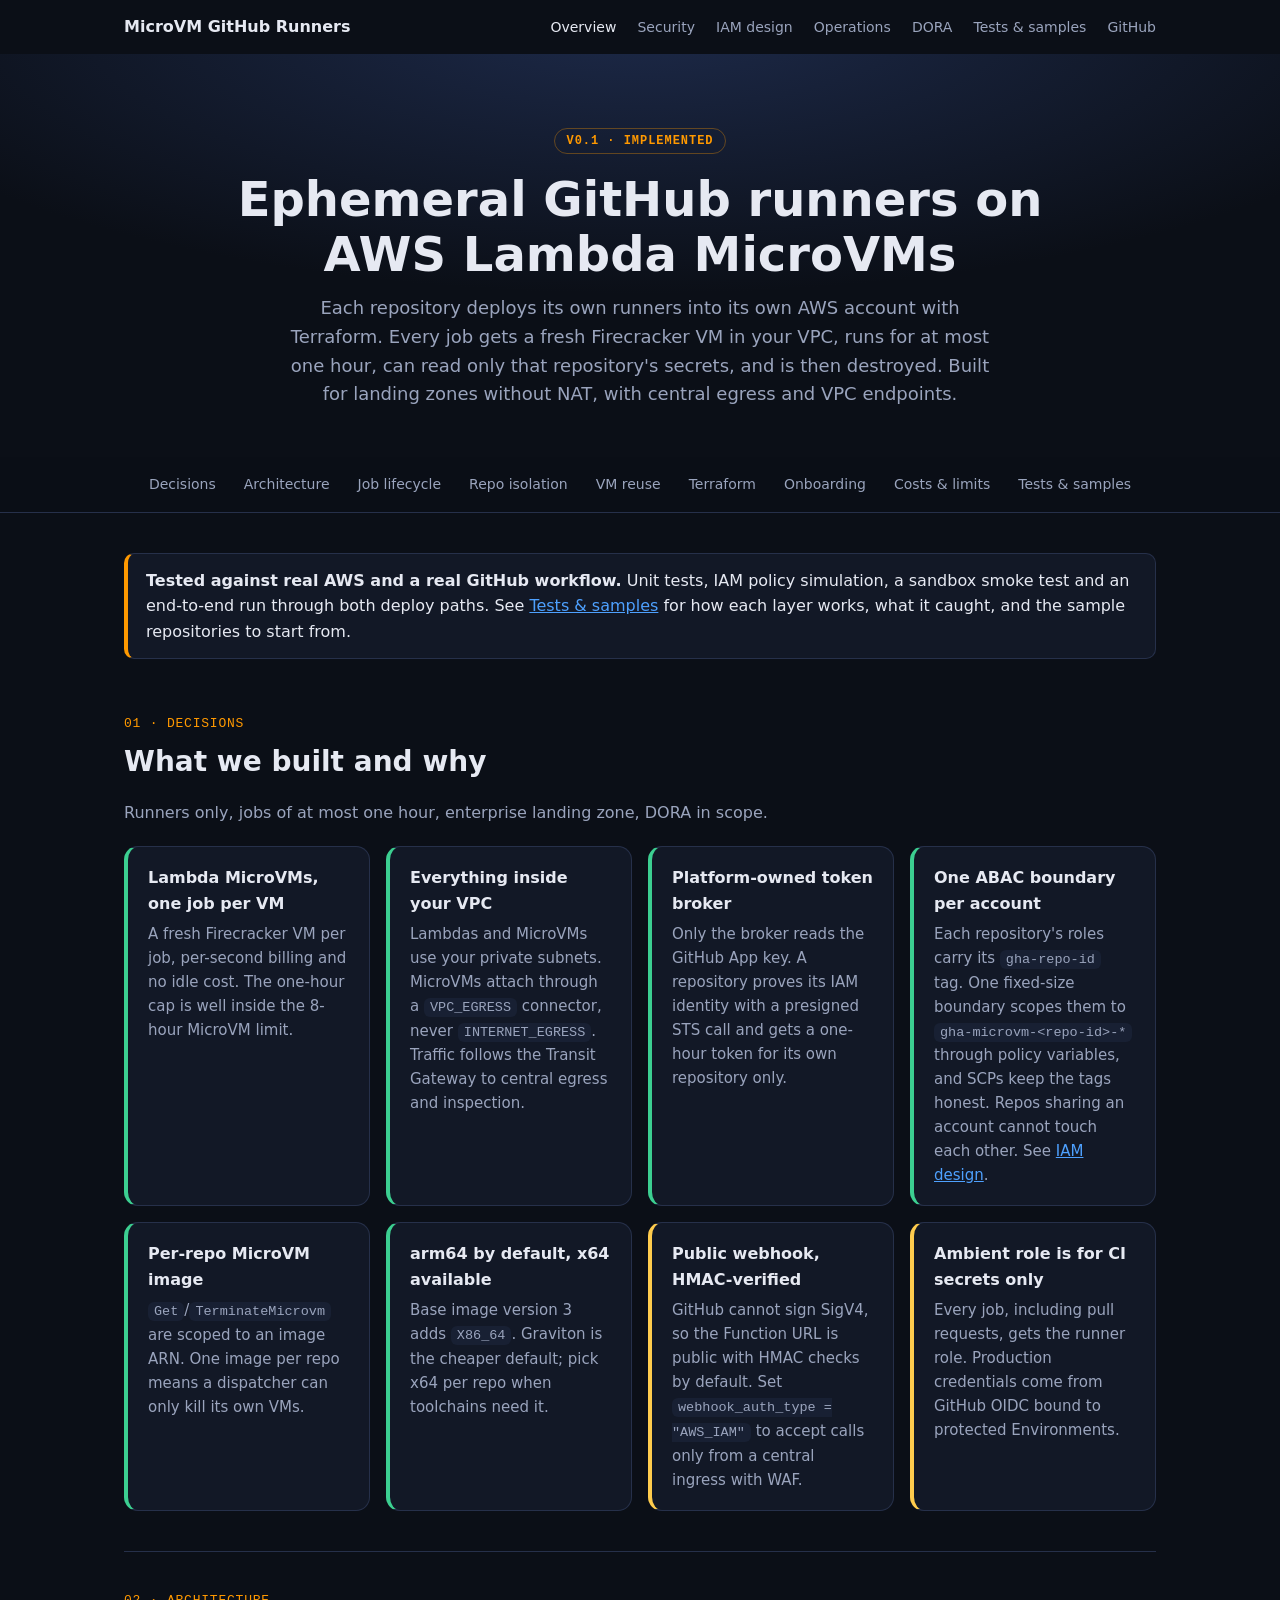
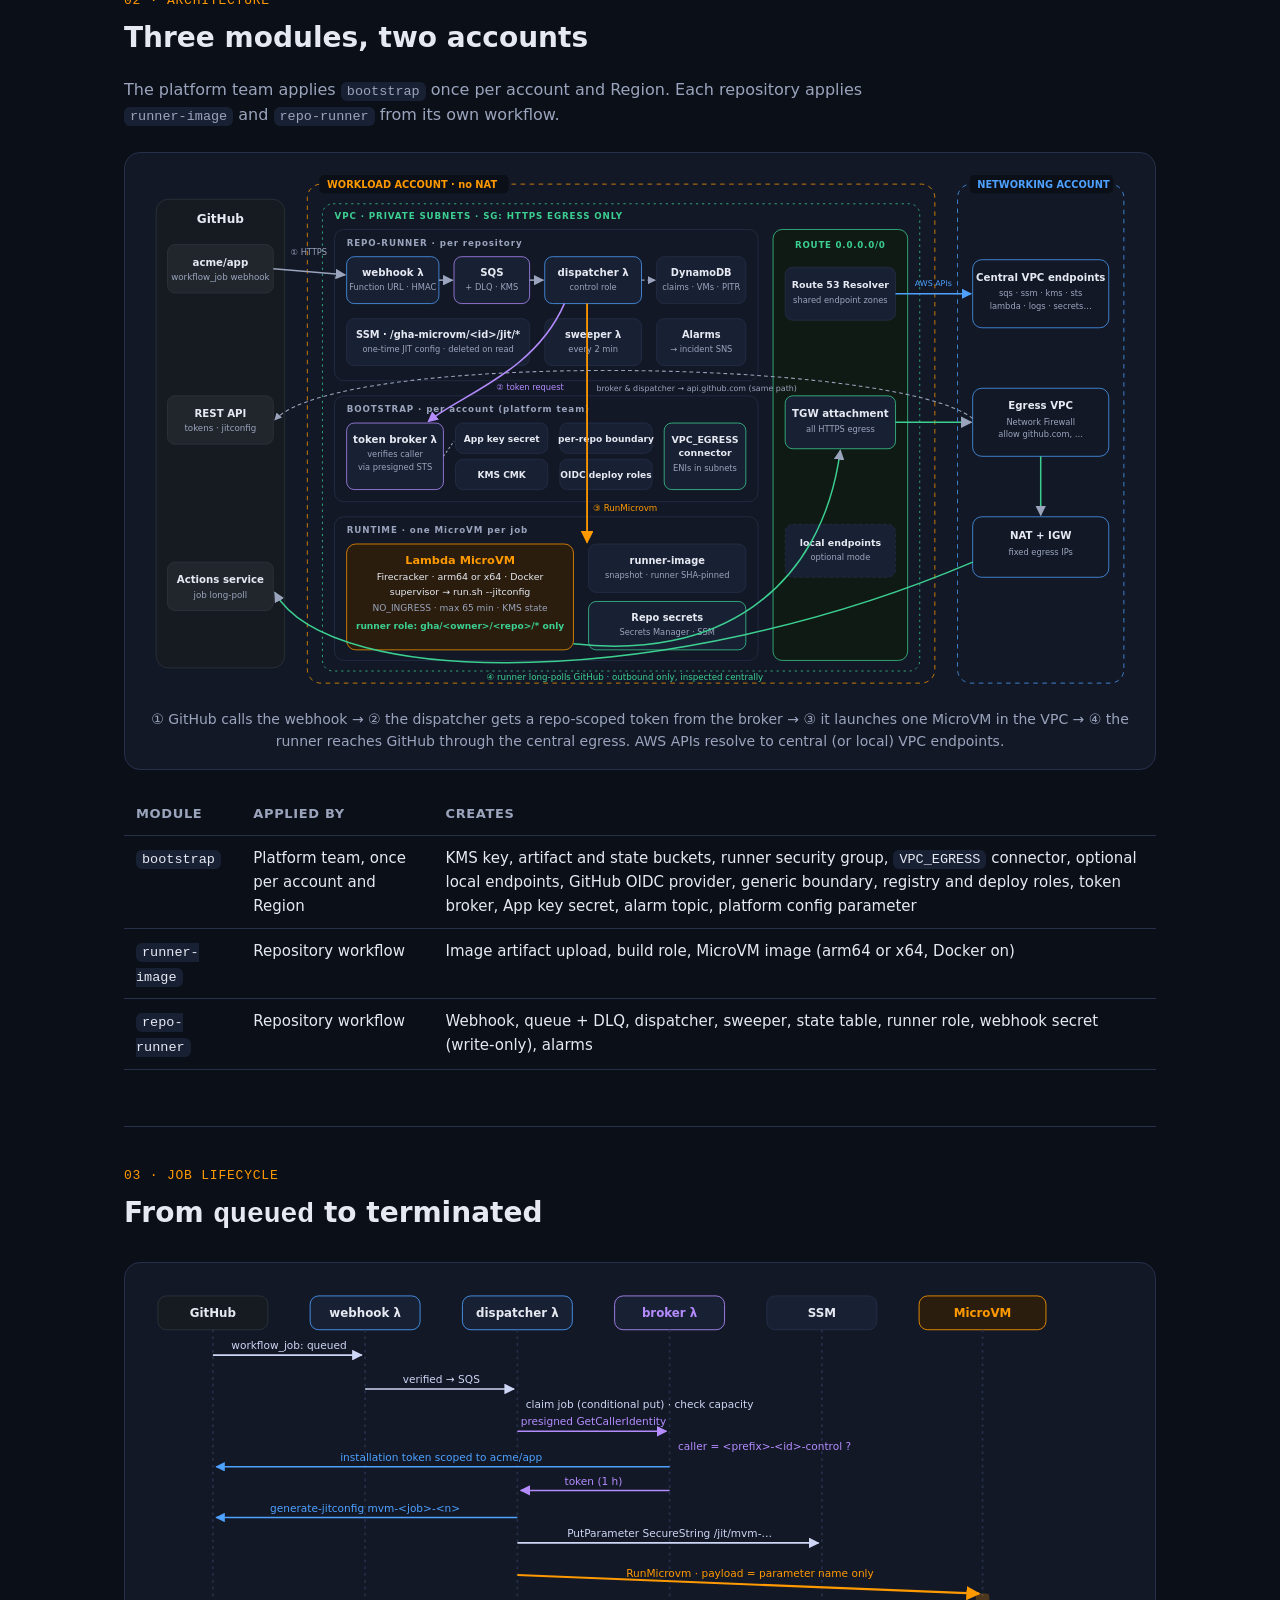
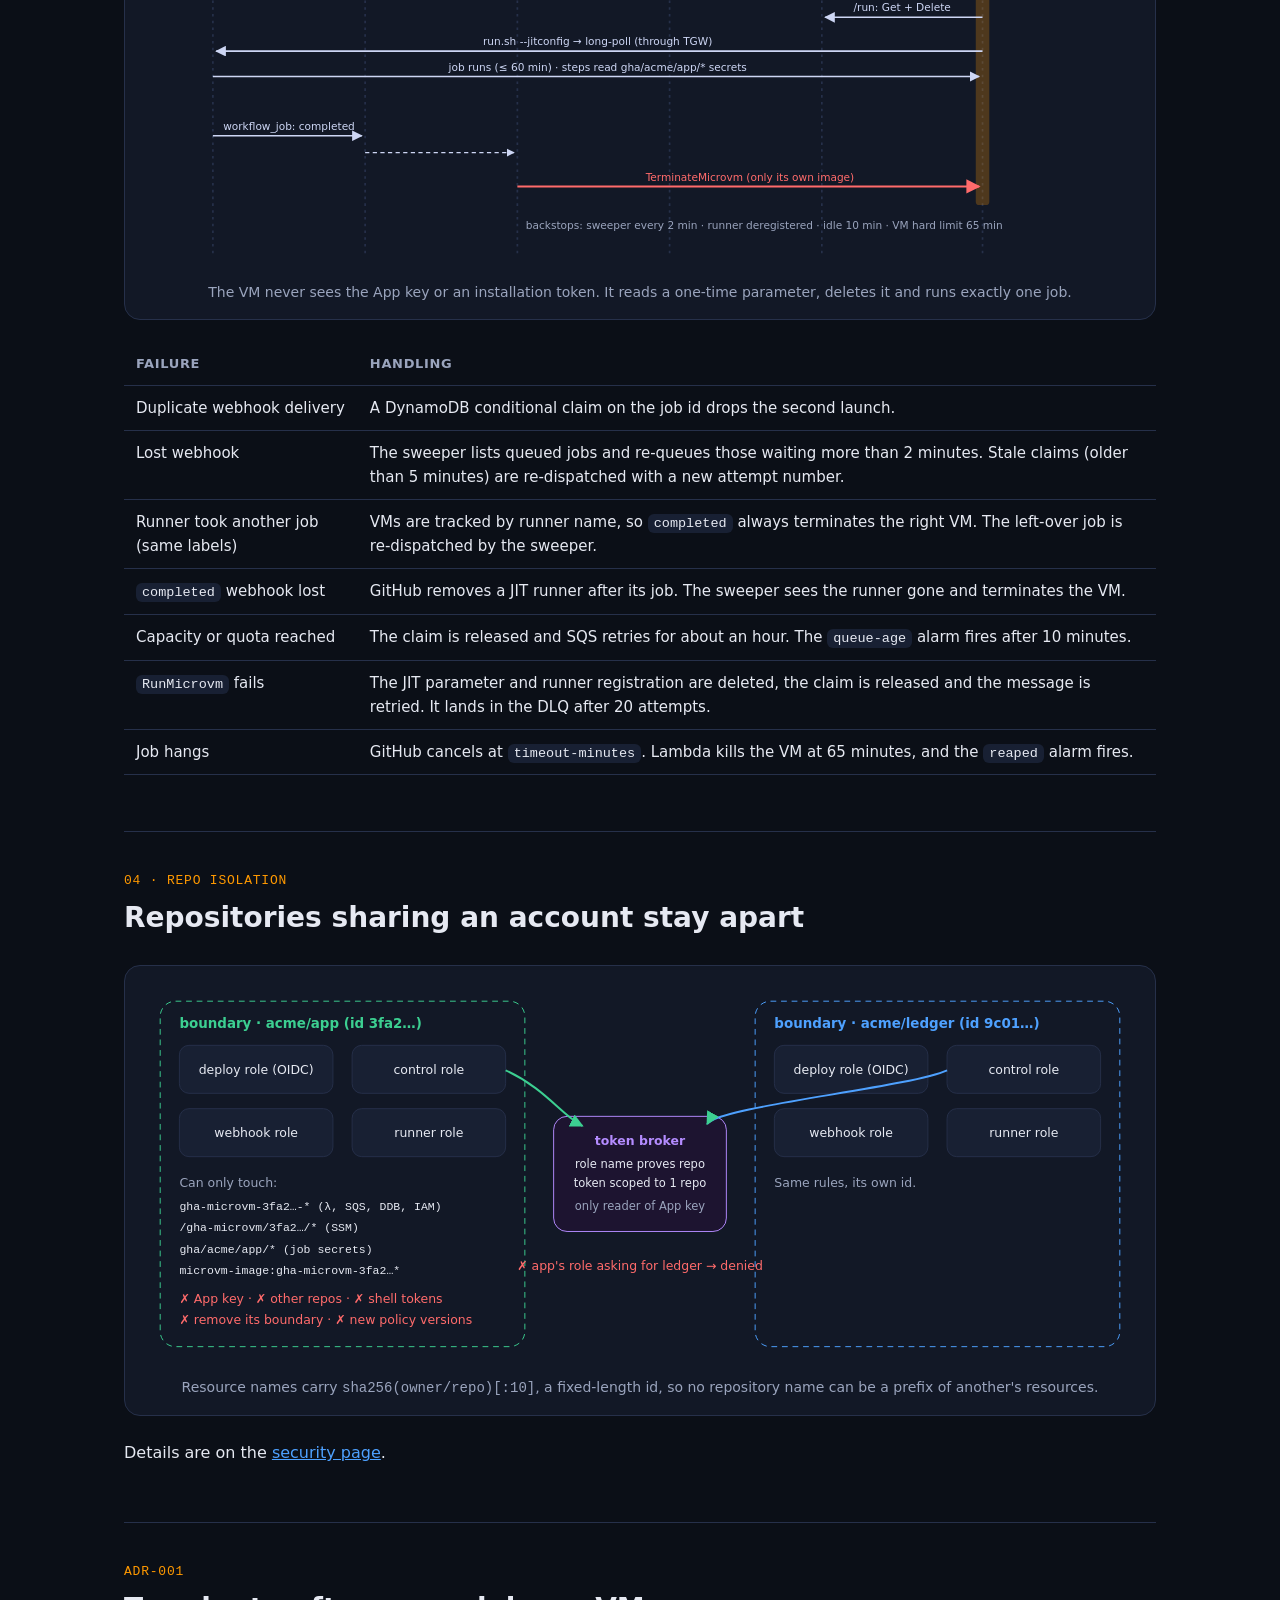
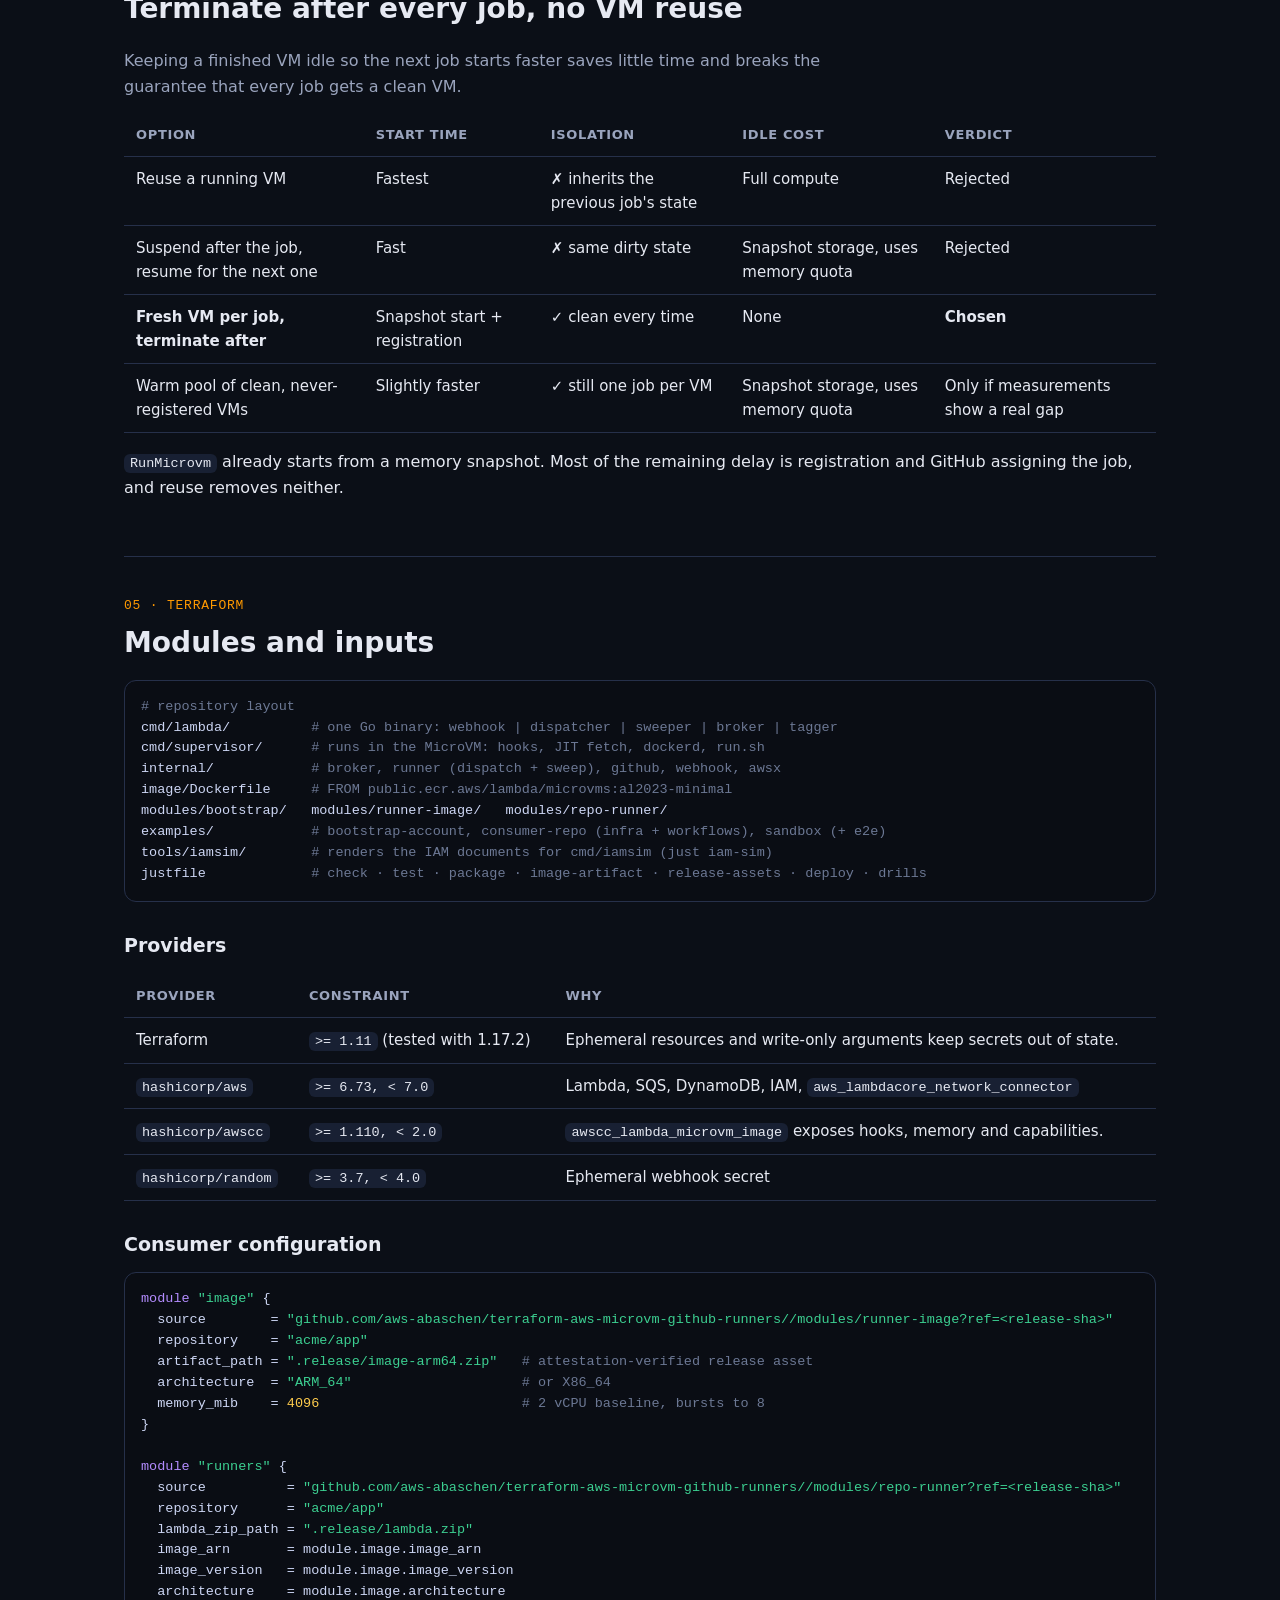
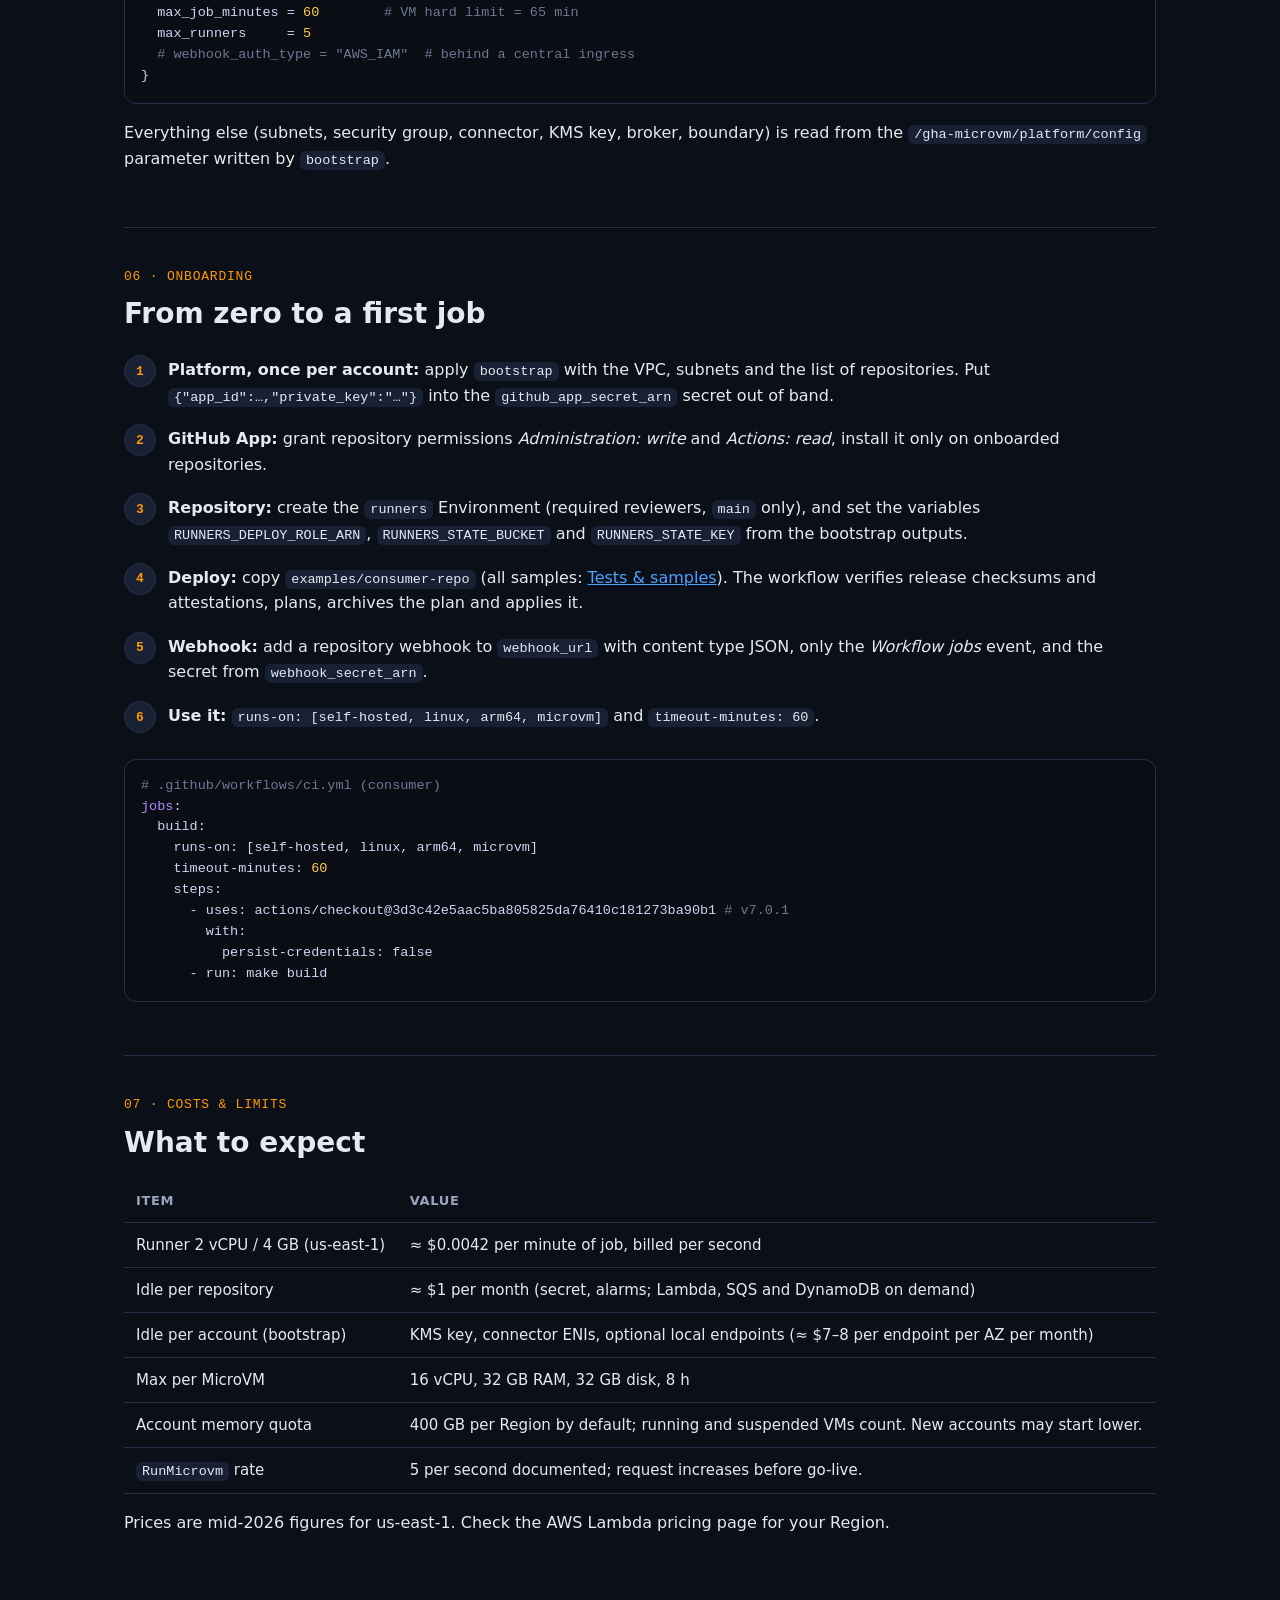
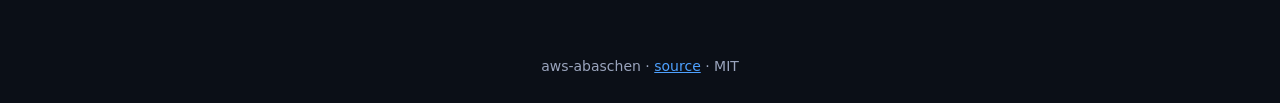
<file: docs/index.html>
<!DOCTYPE html>
<html lang="en">
<head>
<meta charset="utf-8">
<meta name="viewport" content="width=device-width, initial-scale=1">
<title>MicroVM GitHub Runners</title>
<meta name="description" content="Per-repository ephemeral GitHub Actions runners on AWS Lambda MicroVMs, deployed with Terraform, built for regulated landing zones.">
<link rel="stylesheet" href="style.css">
</head>
<body>

<div class="topbar">
  <a class="brand" href="index.html">MicroVM GitHub Runners</a>
  <div class="links">
    <a class="active" href="index.html">Overview</a>
    <a href="security.html">Security</a>
    <a href="iam.html">IAM design</a>
    <a href="operations.html">Operations</a>
    <a href="dora.html">DORA</a>
    <a href="testing.html">Tests &amp; samples</a>
    <a href="https://github.com/aws-abaschen/terraform-aws-microvm-github-runners">GitHub</a>
  </div>
</div>

<header>
  <span class="tag">v0.1 · implemented</span>
  <h1>Ephemeral GitHub runners on<br>AWS Lambda MicroVMs</h1>
  <p>Each repository deploys its own runners into its own AWS account with Terraform. Every job gets a fresh Firecracker VM in your VPC, runs for at most one hour, can read only that repository's secrets, and is then destroyed. Built for landing zones without NAT, with central egress and VPC endpoints.</p>
</header>


<nav><ul>
  <li><a href="#decisions">Decisions</a></li>
  <li><a href="#architecture">Architecture</a></li>
  <li><a href="#lifecycle">Job lifecycle</a></li>
  <li><a href="#isolation">Repo isolation</a></li>
  <li><a href="#reuse">VM reuse</a></li>
  <li><a href="#modules">Terraform</a></li>
  <li><a href="#onboarding">Onboarding</a></li>
  <li><a href="#costs">Costs &amp; limits</a></li>
  <li><a href="testing.html">Tests &amp; samples</a></li>
</ul></nav>

<main>
<div class="callout"><p><strong>Tested against real AWS and a real GitHub workflow.</strong> Unit tests, IAM policy simulation, a sandbox smoke test and an end-to-end run through both deploy paths. See <a href="testing.html">Tests &amp; samples</a> for how each layer works, what it caught, and the sample repositories to start from.</p></div>

<!-- ============================== DECISIONS ============================== -->
<section id="decisions">
  <h2><small>01 · Decisions</small>What we built and why</h2>
  <p class="lead">Runners only, jobs of at most one hour, enterprise landing zone, DORA in scope.</p>
  <div class="grid">
    <div class="card ok"><h4>Lambda MicroVMs, one job per VM</h4><p>A fresh Firecracker VM per job, per-second billing and no idle cost. The one-hour cap is well inside the 8-hour MicroVM limit.</p></div>
    <div class="card ok"><h4>Everything inside your VPC</h4><p>Lambdas and MicroVMs use your private subnets. MicroVMs attach through a <code>VPC_EGRESS</code> connector, never <code>INTERNET_EGRESS</code>. Traffic follows the Transit Gateway to central egress and inspection.</p></div>
    <div class="card ok"><h4>Platform-owned token broker</h4><p>Only the broker reads the GitHub App key. A repository proves its IAM identity with a presigned STS call and gets a one-hour token for its own repository only.</p></div>
    <div class="card ok"><h4>One ABAC boundary per account</h4><p>Each repository's roles carry its <code>gha-repo-id</code> tag. One fixed-size boundary scopes them to <code>gha-microvm-&lt;repo-id&gt;-*</code> through policy variables, and SCPs keep the tags honest. Repos sharing an account cannot touch each other. See <a href="iam.html">IAM design</a>.</p></div>
    <div class="card ok"><h4>Per-repo MicroVM image</h4><p><code>Get</code>/<code>TerminateMicrovm</code> are scoped to an image ARN. One image per repo means a dispatcher can only kill its own VMs.</p></div>
    <div class="card ok"><h4>arm64 by default, x64 available</h4><p>Base image version 3 adds <code>X86_64</code>. Graviton is the cheaper default; pick x64 per repo when toolchains need it.</p></div>
    <div class="card warn"><h4>Public webhook, HMAC-verified</h4><p>GitHub cannot sign SigV4, so the Function URL is public with HMAC checks by default. Set <code>webhook_auth_type = "AWS_IAM"</code> to accept calls only from a central ingress with WAF.</p></div>
    <div class="card warn"><h4>Ambient role is for CI secrets only</h4><p>Every job, including pull requests, gets the runner role. Production credentials come from GitHub OIDC bound to protected Environments.</p></div>
  </div>
</section>

<!-- ============================== ARCHITECTURE ============================== -->
<section id="architecture">
  <h2><small>02 · Architecture</small>Three modules, two accounts</h2>
  <p class="lead">The platform team applies <code>bootstrap</code> once per account and Region. Each repository applies <code>runner-image</code> and <code>repo-runner</code> from its own workflow.</p>

  <figure>
  <svg viewBox="0 0 1320 700" xmlns="http://www.w3.org/2000/svg" font-family="system-ui,-apple-system,Segoe UI,Roboto,sans-serif">
    <defs>
      <marker id="a" viewBox="0 0 10 10" refX="9" refY="5" markerWidth="7" markerHeight="7" orient="auto"><path d="M0,0L10,5L0,10z" fill="#9aa4bd"/></marker>
      <marker id="ao" viewBox="0 0 10 10" refX="9" refY="5" markerWidth="7" markerHeight="7" orient="auto"><path d="M0,0L10,5L0,10z" fill="#ff9900"/></marker>
      <marker id="ab" viewBox="0 0 10 10" refX="9" refY="5" markerWidth="7" markerHeight="7" orient="auto"><path d="M0,0L10,5L0,10z" fill="#4ea1ff"/></marker>
      <marker id="ap" viewBox="0 0 10 10" refX="9" refY="5" markerWidth="7" markerHeight="7" orient="auto"><path d="M0,0L10,5L0,10z" fill="#b48cff"/></marker>
    </defs>

    <!-- GitHub -->
    <rect x="20" y="40" width="170" height="620" rx="16" fill="#161b22" stroke="#30363d"/>
    <text x="105" y="72" fill="#e6e9f2" font-size="16" font-weight="700" text-anchor="middle">GitHub</text>
    <rect x="35" y="100" width="140" height="64" rx="10" fill="#21262d" stroke="#30363d"/>
    <text x="105" y="128" fill="#e6e9f2" font-size="13.5" font-weight="600" text-anchor="middle">acme/app</text>
    <text x="105" y="147" fill="#9aa4bd" font-size="11.5" text-anchor="middle">workflow_job webhook</text>
    <rect x="35" y="300" width="140" height="64" rx="10" fill="#21262d" stroke="#30363d"/>
    <text x="105" y="328" fill="#e6e9f2" font-size="13.5" font-weight="600" text-anchor="middle">REST API</text>
    <text x="105" y="347" fill="#9aa4bd" font-size="11.5" text-anchor="middle">tokens · jitconfig</text>
    <rect x="35" y="520" width="140" height="64" rx="10" fill="#21262d" stroke="#30363d"/>
    <text x="105" y="548" fill="#e6e9f2" font-size="13.5" font-weight="600" text-anchor="middle">Actions service</text>
    <text x="105" y="567" fill="#9aa4bd" font-size="11.5" text-anchor="middle">job long-poll</text>

    <!-- Workload account -->
    <rect x="220" y="20" width="830" height="660" rx="18" fill="none" stroke="#ff9900" stroke-dasharray="6 6"/>
    <rect x="236" y="8" width="250" height="24" rx="6" fill="#0b0f17"/>
    <text x="246" y="25" fill="#ff9900" font-size="13" font-weight="700">WORKLOAD ACCOUNT · no NAT</text>
    <rect x="240" y="46" width="790" height="618" rx="14" fill="none" stroke="#3ccf91" stroke-dasharray="3 5"/>
    <text x="256" y="66" fill="#3ccf91" font-size="11.5" font-weight="700" letter-spacing="1.2">VPC · PRIVATE SUBNETS · SG: HTTPS EGRESS ONLY</text>

    <!-- per-repo control plane -->
    <rect x="256" y="80" width="560" height="200" rx="12" fill="#121826" stroke="#26304a"/>
    <text x="272" y="102" fill="#9aa4bd" font-size="11.5" font-weight="700" letter-spacing="1.2">REPO-RUNNER · per repository</text>
    <rect x="272" y="116" width="122" height="62" rx="10" fill="#182033" stroke="#4ea1ff"/>
    <text x="333" y="142" fill="#e6e9f2" font-size="13.5" font-weight="600" text-anchor="middle">webhook λ</text>
    <text x="333" y="160" fill="#9aa4bd" font-size="11" text-anchor="middle">Function URL · HMAC</text>
    <rect x="414" y="116" width="100" height="62" rx="10" fill="#182033" stroke="#b48cff"/>
    <text x="464" y="142" fill="#e6e9f2" font-size="13.5" font-weight="600" text-anchor="middle">SQS</text>
    <text x="464" y="160" fill="#9aa4bd" font-size="11" text-anchor="middle">+ DLQ · KMS</text>
    <rect x="534" y="116" width="128" height="62" rx="10" fill="#182033" stroke="#4ea1ff"/>
    <text x="598" y="142" fill="#e6e9f2" font-size="13.5" font-weight="600" text-anchor="middle">dispatcher λ</text>
    <text x="598" y="160" fill="#9aa4bd" font-size="11" text-anchor="middle">control role</text>
    <rect x="682" y="116" width="118" height="62" rx="10" fill="#182033" stroke="#26304a"/>
    <text x="741" y="142" fill="#e6e9f2" font-size="13" font-weight="600" text-anchor="middle">DynamoDB</text>
    <text x="741" y="160" fill="#9aa4bd" font-size="11" text-anchor="middle">claims · VMs · PITR</text>
    <rect x="534" y="198" width="128" height="62" rx="10" fill="#182033" stroke="#26304a"/>
    <text x="598" y="224" fill="#e6e9f2" font-size="13" font-weight="600" text-anchor="middle">sweeper λ</text>
    <text x="598" y="242" fill="#9aa4bd" font-size="11" text-anchor="middle">every 2 min</text>
    <rect x="272" y="198" width="242" height="62" rx="10" fill="#182033" stroke="#26304a"/>
    <text x="393" y="224" fill="#e6e9f2" font-size="13" font-weight="600" text-anchor="middle">SSM · /gha-microvm/&lt;id&gt;/jit/*</text>
    <text x="393" y="242" fill="#9aa4bd" font-size="11" text-anchor="middle">one-time JIT config · deleted on read</text>
    <rect x="682" y="198" width="118" height="62" rx="10" fill="#182033" stroke="#26304a"/>
    <text x="741" y="224" fill="#e6e9f2" font-size="13" font-weight="600" text-anchor="middle">Alarms</text>
    <text x="741" y="242" fill="#9aa4bd" font-size="11" text-anchor="middle">→ incident SNS</text>

    <!-- bootstrap / platform -->
    <rect x="256" y="300" width="560" height="140" rx="12" fill="#121826" stroke="#26304a"/>
    <text x="272" y="322" fill="#9aa4bd" font-size="11.5" font-weight="700" letter-spacing="1.2">BOOTSTRAP · per account (platform team)</text>
    <rect x="272" y="336" width="128" height="88" rx="10" fill="#182033" stroke="#b48cff"/>
    <text x="336" y="362" fill="#e6e9f2" font-size="13.5" font-weight="600" text-anchor="middle">token broker λ</text>
    <text x="336" y="381" fill="#9aa4bd" font-size="11" text-anchor="middle">verifies caller</text>
    <text x="336" y="398" fill="#9aa4bd" font-size="11" text-anchor="middle">via presigned STS</text>
    <rect x="416" y="336" width="122" height="40" rx="10" fill="#182033" stroke="#26304a"/>
    <text x="477" y="361" fill="#e6e9f2" font-size="12" font-weight="600" text-anchor="middle">App key secret</text>
    <rect x="416" y="384" width="122" height="40" rx="10" fill="#182033" stroke="#26304a"/>
    <text x="477" y="409" fill="#e6e9f2" font-size="12" font-weight="600" text-anchor="middle">KMS CMK</text>
    <rect x="554" y="336" width="122" height="40" rx="10" fill="#182033" stroke="#26304a"/>
    <text x="615" y="361" fill="#e6e9f2" font-size="12" font-weight="600" text-anchor="middle">per-repo boundary</text>
    <rect x="554" y="384" width="122" height="40" rx="10" fill="#182033" stroke="#26304a"/>
    <text x="615" y="409" fill="#e6e9f2" font-size="12" font-weight="600" text-anchor="middle">OIDC deploy roles</text>
    <rect x="692" y="336" width="108" height="88" rx="10" fill="#182033" stroke="#3ccf91"/>
    <text x="746" y="362" fill="#e6e9f2" font-size="12.5" font-weight="600" text-anchor="middle">VPC_EGRESS</text>
    <text x="746" y="380" fill="#e6e9f2" font-size="12.5" font-weight="600" text-anchor="middle">connector</text>
    <text x="746" y="400" fill="#9aa4bd" font-size="11" text-anchor="middle">ENIs in subnets</text>

    <!-- runtime -->
    <rect x="256" y="460" width="560" height="190" rx="12" fill="#121826" stroke="#26304a"/>
    <text x="272" y="482" fill="#9aa4bd" font-size="11.5" font-weight="700" letter-spacing="1.2">RUNTIME · one MicroVM per job</text>
    <rect x="272" y="496" width="300" height="140" rx="12" fill="#2a1d0d" stroke="#ff9900"/>
    <text x="422" y="522" fill="#ff9900" font-size="15" font-weight="700" text-anchor="middle">Lambda MicroVM</text>
    <text x="422" y="544" fill="#e6e9f2" font-size="12.5" text-anchor="middle">Firecracker · arm64 or x64 · Docker</text>
    <text x="422" y="564" fill="#e6e9f2" font-size="12.5" text-anchor="middle">supervisor → run.sh --jitconfig</text>
    <text x="422" y="584" fill="#9aa4bd" font-size="12" text-anchor="middle">NO_INGRESS · max 65 min · KMS state</text>
    <text x="422" y="608" fill="#3ccf91" font-size="12" font-weight="600" text-anchor="middle">runner role: gha/&lt;owner&gt;/&lt;repo&gt;/* only</text>
    <rect x="592" y="496" width="208" height="64" rx="10" fill="#182033" stroke="#26304a"/>
    <text x="696" y="522" fill="#e6e9f2" font-size="13" font-weight="600" text-anchor="middle">runner-image</text>
    <text x="696" y="541" fill="#9aa4bd" font-size="11" text-anchor="middle">snapshot · runner SHA-pinned</text>
    <rect x="592" y="572" width="208" height="64" rx="10" fill="#182033" stroke="#3ccf91"/>
    <text x="696" y="598" fill="#e6e9f2" font-size="13" font-weight="600" text-anchor="middle">Repo secrets</text>
    <text x="696" y="617" fill="#9aa4bd" font-size="11" text-anchor="middle">Secrets Manager · SSM</text>

    <!-- VPC egress side -->
    <rect x="836" y="80" width="178" height="570" rx="12" fill="#0f1a14" stroke="#3ccf91"/>
    <text x="925" y="104" fill="#3ccf91" font-size="11.5" font-weight="700" text-anchor="middle" letter-spacing="1">ROUTE 0.0.0.0/0</text>
    <rect x="852" y="300" width="146" height="70" rx="10" fill="#182033" stroke="#3ccf91"/>
    <text x="925" y="328" fill="#e6e9f2" font-size="13.5" font-weight="600" text-anchor="middle">TGW attachment</text>
    <text x="925" y="348" fill="#9aa4bd" font-size="11" text-anchor="middle">all HTTPS egress</text>
    <rect x="852" y="130" width="146" height="70" rx="10" fill="#182033" stroke="#26304a"/>
    <text x="925" y="158" fill="#e6e9f2" font-size="12.5" font-weight="600" text-anchor="middle">Route 53 Resolver</text>
    <text x="925" y="177" fill="#9aa4bd" font-size="11" text-anchor="middle">shared endpoint zones</text>
    <rect x="852" y="470" width="146" height="70" rx="10" fill="#182033" stroke="#26304a" stroke-dasharray="4 4"/>
    <text x="925" y="498" fill="#e6e9f2" font-size="12.5" font-weight="600" text-anchor="middle">local endpoints</text>
    <text x="925" y="517" fill="#9aa4bd" font-size="11" text-anchor="middle">optional mode</text>

    <!-- Central networking account -->
    <rect x="1080" y="20" width="220" height="660" rx="18" fill="none" stroke="#4ea1ff" stroke-dasharray="6 6"/>
    <rect x="1096" y="8" width="190" height="24" rx="6" fill="#0b0f17"/>
    <text x="1106" y="25" fill="#4ea1ff" font-size="13" font-weight="700">NETWORKING ACCOUNT</text>
    <rect x="1100" y="120" width="180" height="90" rx="12" fill="#121826" stroke="#4ea1ff"/>
    <text x="1190" y="148" fill="#e6e9f2" font-size="13.5" font-weight="600" text-anchor="middle">Central VPC endpoints</text>
    <text x="1190" y="168" fill="#9aa4bd" font-size="11" text-anchor="middle">sqs · ssm · kms · sts</text>
    <text x="1190" y="185" fill="#9aa4bd" font-size="11" text-anchor="middle">lambda · logs · secrets…</text>
    <rect x="1100" y="290" width="180" height="90" rx="12" fill="#121826" stroke="#4ea1ff"/>
    <text x="1190" y="318" fill="#e6e9f2" font-size="13.5" font-weight="600" text-anchor="middle">Egress VPC</text>
    <text x="1190" y="338" fill="#9aa4bd" font-size="11" text-anchor="middle">Network Firewall</text>
    <text x="1190" y="355" fill="#9aa4bd" font-size="11" text-anchor="middle">allow github.com, …</text>
    <rect x="1100" y="460" width="180" height="80" rx="12" fill="#121826" stroke="#4ea1ff"/>
    <text x="1190" y="490" fill="#e6e9f2" font-size="13.5" font-weight="600" text-anchor="middle">NAT + IGW</text>
    <text x="1190" y="510" fill="#9aa4bd" font-size="11" text-anchor="middle">fixed egress IPs</text>

    <!-- arrows -->
    <path d="M175,132 L270,140" stroke="#9aa4bd" stroke-width="2" marker-end="url(#a)"/>
    <text x="222" y="114" fill="#9aa4bd" font-size="11" text-anchor="middle">① HTTPS</text>
    <path d="M394,147 L412,147" stroke="#9aa4bd" stroke-width="2" marker-end="url(#a)"/>
    <path d="M514,147 L532,147" stroke="#9aa4bd" stroke-width="2" marker-end="url(#a)"/>
    <path d="M662,147 L680,147" stroke="#9aa4bd" stroke-width="1.6" stroke-dasharray="4 4" marker-end="url(#a)"/>
    <path d="M560,178 C520,270 420,300 380,334" stroke="#b48cff" stroke-width="2" fill="none" marker-end="url(#ap)"/>
    <text x="470" y="292" fill="#b48cff" font-size="11">② token request</text>
    <path d="M400,380 L414,360" stroke="#9aa4bd" stroke-width="1.4" stroke-dasharray="3 3"/>
    <path d="M590,178 L590,494" stroke="#ff9900" stroke-width="2.4" marker-end="url(#ao)"/>
    <text x="598" y="453" fill="#ff9900" font-size="11.5">③ RunMicrovm</text>
    <path d="M572,628 C760,650 900,560 925,372" stroke="#3ccf91" stroke-width="2" fill="none" marker-end="url(#a)"/>
    <path d="M998,335 L1098,335" stroke="#3ccf91" stroke-width="2.2" marker-end="url(#a)"/>
    <path d="M1190,380 L1190,458" stroke="#3ccf91" stroke-width="2" marker-end="url(#a)"/>
    <path d="M1100,520 C700,690 250,690 177,560" stroke="#3ccf91" stroke-width="2" fill="none" marker-end="url(#a)"/>
    <text x="640" y="676" fill="#3ccf91" font-size="11.5" text-anchor="middle">④ runner long-polls GitHub · outbound only, inspected centrally</text>
    <path d="M998,165 C1040,165 1060,165 1098,165" stroke="#4ea1ff" stroke-width="2" marker-end="url(#ab)"/>
    <text x="1048" y="155" fill="#4ea1ff" font-size="10.5" text-anchor="middle">AWS APIs</text>
    <path d="M1100,330 C1000,250 260,240 177,332" stroke="#9aa4bd" stroke-width="1.4" stroke-dasharray="5 4" fill="none" marker-end="url(#a)"/>
    <text x="735" y="294" fill="#9aa4bd" font-size="10.5" text-anchor="middle">broker &amp; dispatcher → api.github.com (same path)</text>
  </svg>
  <figcaption>① GitHub calls the webhook → ② the dispatcher gets a repo-scoped token from the broker → ③ it launches one MicroVM in the VPC → ④ the runner reaches GitHub through the central egress. AWS APIs resolve to central (or local) VPC endpoints.</figcaption>
  </figure>

  <table>
    <tr><th>Module</th><th>Applied by</th><th>Creates</th></tr>
    <tr><td><code>bootstrap</code></td><td>Platform team, once per account and Region</td><td>KMS key, artifact and state buckets, runner security group, <code>VPC_EGRESS</code> connector, optional local endpoints, GitHub OIDC provider, generic boundary, registry and deploy roles, token broker, App key secret, alarm topic, platform config parameter</td></tr>
    <tr><td><code>runner-image</code></td><td>Repository workflow</td><td>Image artifact upload, build role, MicroVM image (arm64 or x64, Docker on)</td></tr>
    <tr><td><code>repo-runner</code></td><td>Repository workflow</td><td>Webhook, queue + DLQ, dispatcher, sweeper, state table, runner role, webhook secret (write-only), alarms</td></tr>
  </table>
</section>

<!-- ============================== LIFECYCLE ============================== -->
<section id="lifecycle">
  <h2><small>03 · Job lifecycle</small>From <code>queued</code> to terminated</h2>
  <figure>
  <svg viewBox="0 0 1180 700" xmlns="http://www.w3.org/2000/svg" font-family="system-ui,-apple-system,Segoe UI,Roboto,sans-serif">
    <defs>
      <marker id="b" viewBox="0 0 10 10" refX="9" refY="5" markerWidth="7" markerHeight="7" orient="auto"><path d="M0,0L10,5L0,10z" fill="#cdd6f4"/></marker>
      <marker id="bo" viewBox="0 0 10 10" refX="9" refY="5" markerWidth="7" markerHeight="7" orient="auto"><path d="M0,0L10,5L0,10z" fill="#ff9900"/></marker>
      <marker id="bp" viewBox="0 0 10 10" refX="9" refY="5" markerWidth="7" markerHeight="7" orient="auto"><path d="M0,0L10,5L0,10z" fill="#b48cff"/></marker>
      <marker id="bb" viewBox="0 0 10 10" refX="9" refY="5" markerWidth="7" markerHeight="7" orient="auto"><path d="M0,0L10,5L0,10z" fill="#4ea1ff"/></marker>
      <marker id="br" viewBox="0 0 10 10" refX="9" refY="5" markerWidth="7" markerHeight="7" orient="auto"><path d="M0,0L10,5L0,10z" fill="#ff6b6b"/></marker>
    </defs>
    <g font-size="14" font-weight="700" text-anchor="middle" fill="#e6e9f2">
      <rect x="20" y="20" width="130" height="40" rx="10" fill="#161b22" stroke="#30363d"/><text x="85" y="45">GitHub</text>
      <rect x="200" y="20" width="130" height="40" rx="10" fill="#182033" stroke="#4ea1ff"/><text x="265" y="45">webhook λ</text>
      <rect x="380" y="20" width="130" height="40" rx="10" fill="#182033" stroke="#4ea1ff"/><text x="445" y="45">dispatcher λ</text>
      <rect x="560" y="20" width="130" height="40" rx="10" fill="#182033" stroke="#b48cff"/><text x="625" y="45" fill="#b48cff">broker λ</text>
      <rect x="740" y="20" width="130" height="40" rx="10" fill="#182033" stroke="#26304a"/><text x="805" y="45">SSM</text>
      <rect x="920" y="20" width="150" height="40" rx="10" fill="#2a1d0d" stroke="#ff9900"/><text x="995" y="45" fill="#ff9900">MicroVM</text>
    </g>
    <g stroke="#26304a" stroke-width="2" stroke-dasharray="3 5">
      <line x1="85" y1="60" x2="85" y2="680"/><line x1="265" y1="60" x2="265" y2="680"/><line x1="445" y1="60" x2="445" y2="680"/>
      <line x1="625" y1="60" x2="625" y2="680"/><line x1="805" y1="60" x2="805" y2="680"/><line x1="995" y1="60" x2="995" y2="680"/>
    </g>
    <rect x="987" y="372" width="16" height="250" rx="4" fill="#ff9900" opacity=".25"/>
    <g font-size="12.5" fill="#cdd6f4">
      <line x1="85" y1="90" x2="261" y2="90" stroke="#cdd6f4" stroke-width="1.8" marker-end="url(#b)"/>
      <text x="175" y="83" text-anchor="middle">workflow_job: queued</text>
      <line x1="265" y1="130" x2="441" y2="130" stroke="#cdd6f4" stroke-width="1.8" marker-end="url(#b)"/>
      <text x="355" y="123" text-anchor="middle">verified → SQS</text>
      <text x="455" y="152">claim job (conditional put) · check capacity</text>
      <line x1="445" y1="180" x2="621" y2="180" stroke="#b48cff" stroke-width="1.8" marker-end="url(#bp)"/>
      <text x="535" y="173" text-anchor="middle" fill="#b48cff">presigned GetCallerIdentity</text>
      <text x="635" y="202" fill="#b48cff">caller = &lt;prefix&gt;-&lt;id&gt;-control ?</text>
      <line x1="625" y1="222" x2="89" y2="222" stroke="#4ea1ff" stroke-width="1.6" marker-end="url(#bb)"/>
      <text x="355" y="215" text-anchor="middle" fill="#4ea1ff">installation token scoped to acme/app</text>
      <line x1="625" y1="250" x2="449" y2="250" stroke="#b48cff" stroke-width="1.8" marker-end="url(#bp)"/>
      <text x="535" y="243" text-anchor="middle" fill="#b48cff">token (1 h)</text>
      <line x1="445" y1="282" x2="89" y2="282" stroke="#4ea1ff" stroke-width="1.6" marker-end="url(#bb)"/>
      <text x="265" y="275" text-anchor="middle" fill="#4ea1ff">generate-jitconfig mvm-&lt;job&gt;-&lt;n&gt;</text>
      <line x1="445" y1="312" x2="801" y2="312" stroke="#cdd6f4" stroke-width="1.8" marker-end="url(#b)"/>
      <text x="625" y="305" text-anchor="middle">PutParameter SecureString /jit/mvm-…</text>
      <line x1="445" y1="350" x2="991" y2="372" stroke="#ff9900" stroke-width="2.4" marker-end="url(#bo)"/>
      <text x="720" y="352" text-anchor="middle" fill="#ff9900">RunMicrovm · payload = parameter name only</text>
      <line x1="995" y1="400" x2="809" y2="400" stroke="#cdd6f4" stroke-width="1.8" marker-end="url(#b)"/>
      <text x="900" y="393" text-anchor="middle">/run: Get + Delete</text>
      <line x1="995" y1="440" x2="89" y2="440" stroke="#cdd6f4" stroke-width="1.8" marker-end="url(#b)"/>
      <text x="540" y="433" text-anchor="middle">run.sh --jitconfig → long-poll (through TGW)</text>
      <line x1="85" y1="470" x2="991" y2="470" stroke="#cdd6f4" stroke-width="1.8" marker-end="url(#b)"/>
      <text x="540" y="463" text-anchor="middle">job runs (≤ 60 min) · steps read gha/acme/app/* secrets</text>
      <line x1="85" y1="540" x2="261" y2="540" stroke="#cdd6f4" stroke-width="1.8" marker-end="url(#b)"/>
      <text x="175" y="533" text-anchor="middle">workflow_job: completed</text>
      <line x1="265" y1="560" x2="441" y2="560" stroke="#cdd6f4" stroke-width="1.4" stroke-dasharray="5 4" marker-end="url(#b)"/>
      <line x1="445" y1="600" x2="991" y2="600" stroke="#ff6b6b" stroke-width="2.4" marker-end="url(#br)"/>
      <text x="720" y="593" text-anchor="middle" fill="#ff6b6b">TerminateMicrovm (only its own image)</text>
      <text x="455" y="650" fill="#9aa4bd">backstops: sweeper every 2 min · runner deregistered · idle 10 min · VM hard limit 65 min</text>
    </g>
  </svg>
  <figcaption>The VM never sees the App key or an installation token. It reads a one-time parameter, deletes it and runs exactly one job.</figcaption>
  </figure>

  <table>
    <tr><th>Failure</th><th>Handling</th></tr>
    <tr><td>Duplicate webhook delivery</td><td>A DynamoDB conditional claim on the job id drops the second launch.</td></tr>
    <tr><td>Lost webhook</td><td>The sweeper lists queued jobs and re-queues those waiting more than 2 minutes. Stale claims (older than 5 minutes) are re-dispatched with a new attempt number.</td></tr>
    <tr><td>Runner took another job (same labels)</td><td>VMs are tracked by runner name, so <code>completed</code> always terminates the right VM. The left-over job is re-dispatched by the sweeper.</td></tr>
    <tr><td><code>completed</code> webhook lost</td><td>GitHub removes a JIT runner after its job. The sweeper sees the runner gone and terminates the VM.</td></tr>
    <tr><td>Capacity or quota reached</td><td>The claim is released and SQS retries for about an hour. The <code>queue-age</code> alarm fires after 10 minutes.</td></tr>
    <tr><td><code>RunMicrovm</code> fails</td><td>The JIT parameter and runner registration are deleted, the claim is released and the message is retried. It lands in the DLQ after 20 attempts.</td></tr>
    <tr><td>Job hangs</td><td>GitHub cancels at <code>timeout-minutes</code>. Lambda kills the VM at 65 minutes, and the <code>reaped</code> alarm fires.</td></tr>
  </table>
</section>

<!-- ============================== ISOLATION ============================== -->
<section id="isolation">
  <h2><small>04 · Repo isolation</small>Repositories sharing an account stay apart</h2>
  <figure>
  <svg viewBox="0 0 1040 400" xmlns="http://www.w3.org/2000/svg" font-family="system-ui,-apple-system,Segoe UI,Roboto,sans-serif">
    <defs><marker id="c" viewBox="0 0 10 10" refX="9" refY="5" markerWidth="7" markerHeight="7" orient="auto"><path d="M0,0L10,5L0,10z" fill="#3ccf91"/></marker></defs>
    <g font-size="13">
      <rect x="20" y="20" width="380" height="360" rx="16" fill="#121826" stroke="#3ccf91" stroke-dasharray="6 5"/>
      <text x="40" y="48" fill="#3ccf91" font-weight="700" font-size="14">boundary · acme/app (id 3fa2…)</text>
      <rect x="40" y="66" width="160" height="50" rx="10" fill="#182033" stroke="#26304a"/><text x="120" y="96" fill="#e6e9f2" text-anchor="middle">deploy role (OIDC)</text>
      <rect x="220" y="66" width="160" height="50" rx="10" fill="#182033" stroke="#26304a"/><text x="300" y="96" fill="#e6e9f2" text-anchor="middle">control role</text>
      <rect x="40" y="132" width="160" height="50" rx="10" fill="#182033" stroke="#26304a"/><text x="120" y="162" fill="#e6e9f2" text-anchor="middle">webhook role</text>
      <rect x="220" y="132" width="160" height="50" rx="10" fill="#182033" stroke="#26304a"/><text x="300" y="162" fill="#e6e9f2" text-anchor="middle">runner role</text>
      <text x="40" y="214" fill="#9aa4bd">Can only touch:</text>
      <text x="40" y="238" fill="#e6e9f2" font-family="ui-monospace,Menlo,monospace" font-size="12">gha-microvm-3fa2…-*  (λ, SQS, DDB, IAM)</text>
      <text x="40" y="260" fill="#e6e9f2" font-family="ui-monospace,Menlo,monospace" font-size="12">/gha-microvm/3fa2…/*  (SSM)</text>
      <text x="40" y="282" fill="#e6e9f2" font-family="ui-monospace,Menlo,monospace" font-size="12">gha/acme/app/*        (job secrets)</text>
      <text x="40" y="304" fill="#e6e9f2" font-family="ui-monospace,Menlo,monospace" font-size="12">microvm-image:gha-microvm-3fa2…*</text>
      <text x="40" y="334" fill="#ff6b6b">✗ App key · ✗ other repos · ✗ shell tokens</text>
      <text x="40" y="356" fill="#ff6b6b">✗ remove its boundary · ✗ new policy versions</text>

      <rect x="640" y="20" width="380" height="360" rx="16" fill="#121826" stroke="#4ea1ff" stroke-dasharray="6 5"/>
      <text x="660" y="48" fill="#4ea1ff" font-weight="700" font-size="14">boundary · acme/ledger (id 9c01…)</text>
      <rect x="660" y="66" width="160" height="50" rx="10" fill="#182033" stroke="#26304a"/><text x="740" y="96" fill="#e6e9f2" text-anchor="middle">deploy role (OIDC)</text>
      <rect x="840" y="66" width="160" height="50" rx="10" fill="#182033" stroke="#26304a"/><text x="920" y="96" fill="#e6e9f2" text-anchor="middle">control role</text>
      <rect x="660" y="132" width="160" height="50" rx="10" fill="#182033" stroke="#26304a"/><text x="740" y="162" fill="#e6e9f2" text-anchor="middle">webhook role</text>
      <rect x="840" y="132" width="160" height="50" rx="10" fill="#182033" stroke="#26304a"/><text x="920" y="162" fill="#e6e9f2" text-anchor="middle">runner role</text>
      <text x="660" y="214" fill="#9aa4bd">Same rules, its own id.</text>

      <rect x="430" y="140" width="180" height="120" rx="14" fill="#1d1430" stroke="#b48cff"/>
      <text x="520" y="170" fill="#b48cff" font-weight="700" text-anchor="middle">token broker</text>
      <text x="520" y="194" fill="#e6e9f2" text-anchor="middle" font-size="12">role name proves repo</text>
      <text x="520" y="214" fill="#e6e9f2" text-anchor="middle" font-size="12">token scoped to 1 repo</text>
      <text x="520" y="238" fill="#9aa4bd" text-anchor="middle" font-size="12">only reader of App key</text>
      <path d="M380,92 C420,110 440,140 460,150" stroke="#3ccf91" stroke-width="2" fill="none" marker-end="url(#c)"/>
      <path d="M840,92 C800,110 600,130 590,148" stroke="#4ea1ff" stroke-width="2" fill="none" marker-end="url(#c)"/>
      <text x="520" y="300" fill="#ff6b6b" text-anchor="middle" font-size="13">✗ app's role asking for ledger → denied</text>
    </g>
  </svg>
  <figcaption>Resource names carry <code>sha256(owner/repo)[:10]</code>, a fixed-length id, so no repository name can be a prefix of another's resources.</figcaption>
  </figure>
  <p>Details are on the <a href="security.html">security page</a>.</p>
</section>

<!-- ============================== REUSE ============================== -->
<section id="reuse">
  <h2><small>ADR-001</small>Terminate after every job, no VM reuse</h2>
  <p class="lead">Keeping a finished VM idle so the next job starts faster saves little time and breaks the guarantee that every job gets a clean VM.</p>
  <table>
    <tr><th>Option</th><th>Start time</th><th>Isolation</th><th>Idle cost</th><th>Verdict</th></tr>
    <tr><td>Reuse a running VM</td><td>Fastest</td><td>✗ inherits the previous job's state</td><td>Full compute</td><td>Rejected</td></tr>
    <tr><td>Suspend after the job, resume for the next one</td><td>Fast</td><td>✗ same dirty state</td><td>Snapshot storage, uses memory quota</td><td>Rejected</td></tr>
    <tr><td><strong>Fresh VM per job, terminate after</strong></td><td>Snapshot start + registration</td><td>✓ clean every time</td><td>None</td><td><strong>Chosen</strong></td></tr>
    <tr><td>Warm pool of clean, never-registered VMs</td><td>Slightly faster</td><td>✓ still one job per VM</td><td>Snapshot storage, uses memory quota</td><td>Only if measurements show a real gap</td></tr>
  </table>
  <p><code>RunMicrovm</code> already starts from a memory snapshot. Most of the remaining delay is registration and GitHub assigning the job, and reuse removes neither.</p>
</section>

<!-- ============================== MODULES ============================== -->
<section id="modules">
  <h2><small>05 · Terraform</small>Modules and inputs</h2>
<pre><span class="c"># repository layout</span>
cmd/lambda/          <span class="c"># one Go binary: webhook | dispatcher | sweeper | broker | tagger</span>
cmd/supervisor/      <span class="c"># runs in the MicroVM: hooks, JIT fetch, dockerd, run.sh</span>
internal/            <span class="c"># broker, runner (dispatch + sweep), github, webhook, awsx</span>
image/Dockerfile     <span class="c"># FROM public.ecr.aws/lambda/microvms:al2023-minimal</span>
modules/bootstrap/   modules/runner-image/   modules/repo-runner/
examples/            <span class="c"># bootstrap-account, consumer-repo (infra + workflows), sandbox (+ e2e)</span>
tools/iamsim/        <span class="c"># renders the IAM documents for cmd/iamsim (just iam-sim)</span>
justfile             <span class="c"># check · test · package · image-artifact · release-assets · deploy · drills</span></pre>

  <h3>Providers</h3>
  <table>
    <tr><th>Provider</th><th>Constraint</th><th>Why</th></tr>
    <tr><td>Terraform</td><td><code>&gt;= 1.11</code> (tested with 1.17.2)</td><td>Ephemeral resources and write-only arguments keep secrets out of state.</td></tr>
    <tr><td><code>hashicorp/aws</code></td><td><code>&gt;= 6.73, &lt; 7.0</code></td><td>Lambda, SQS, DynamoDB, IAM, <code>aws_lambdacore_network_connector</code></td></tr>
    <tr><td><code>hashicorp/awscc</code></td><td><code>&gt;= 1.110, &lt; 2.0</code></td><td><code>awscc_lambda_microvm_image</code> exposes hooks, memory and capabilities.</td></tr>
    <tr><td><code>hashicorp/random</code></td><td><code>&gt;= 3.7, &lt; 4.0</code></td><td>Ephemeral webhook secret</td></tr>
  </table>

  <h3>Consumer configuration</h3>
<pre><span class="k">module</span> <span class="s">"image"</span> {
  source        = <span class="s">"github.com/aws-abaschen/terraform-aws-microvm-github-runners//modules/runner-image?ref=&lt;release-sha&gt;"</span>
  repository    = <span class="s">"acme/app"</span>
  artifact_path = <span class="s">".release/image-arm64.zip"</span>   <span class="c"># attestation-verified release asset</span>
  architecture  = <span class="s">"ARM_64"</span>                     <span class="c"># or X86_64</span>
  memory_mib    = <span class="n">4096</span>                         <span class="c"># 2 vCPU baseline, bursts to 8</span>
}

<span class="k">module</span> <span class="s">"runners"</span> {
  source          = <span class="s">"github.com/aws-abaschen/terraform-aws-microvm-github-runners//modules/repo-runner?ref=&lt;release-sha&gt;"</span>
  repository      = <span class="s">"acme/app"</span>
  lambda_zip_path = <span class="s">".release/lambda.zip"</span>
  image_arn       = module.image.image_arn
  image_version   = module.image.image_version
  architecture    = module.image.architecture
  max_job_minutes = <span class="n">60</span>        <span class="c"># VM hard limit = 65 min</span>
  max_runners     = <span class="n">5</span>
  <span class="c"># webhook_auth_type = "AWS_IAM"  # behind a central ingress</span>
}</pre>
  <p>Everything else (subnets, security group, connector, KMS key, broker, boundary) is read from the <code>/gha-microvm/platform/config</code> parameter written by <code>bootstrap</code>.</p>
</section>

<!-- ============================== ONBOARDING ============================== -->
<section id="onboarding">
  <h2><small>06 · Onboarding</small>From zero to a first job</h2>
  <ol class="steps">
    <li><strong>Platform, once per account:</strong> apply <code>bootstrap</code> with the VPC, subnets and the list of repositories. Put <code>{"app_id":…,"private_key":"…"}</code> into the <code>github_app_secret_arn</code> secret out of band.</li>
    <li><strong>GitHub App:</strong> grant repository permissions <em>Administration: write</em> and <em>Actions: read</em>, install it only on onboarded repositories.</li>
    <li><strong>Repository:</strong> create the <code>runners</code> Environment (required reviewers, <code>main</code> only), and set the variables <code>RUNNERS_DEPLOY_ROLE_ARN</code>, <code>RUNNERS_STATE_BUCKET</code> and <code>RUNNERS_STATE_KEY</code> from the bootstrap outputs.</li>
    <li><strong>Deploy:</strong> copy <code>examples/consumer-repo</code> (all samples: <a href="testing.html#samples">Tests &amp; samples</a>). The workflow verifies release checksums and attestations, plans, archives the plan and applies it.</li>
    <li><strong>Webhook:</strong> add a repository webhook to <code>webhook_url</code> with content type JSON, only the <em>Workflow jobs</em> event, and the secret from <code>webhook_secret_arn</code>.</li>
    <li><strong>Use it:</strong> <code>runs-on: [self-hosted, linux, arm64, microvm]</code> and <code>timeout-minutes: 60</code>.</li>
  </ol>
<pre><span class="c"># .github/workflows/ci.yml (consumer)</span>
<span class="k">jobs</span>:
  build:
    runs-on: [self-hosted, linux, arm64, microvm]
    timeout-minutes: <span class="n">60</span>
    steps:
      - uses: actions/checkout@3d3c42e5aac5ba805825da76410c181273ba90b1 <span class="c"># v7.0.1</span>
        with:
          persist-credentials: false
      - run: make build</pre>
</section>

<!-- ============================== COSTS ============================== -->
<section id="costs">
  <h2><small>07 · Costs &amp; limits</small>What to expect</h2>
  <table>
    <tr><th>Item</th><th>Value</th></tr>
    <tr><td>Runner 2 vCPU / 4 GB (us-east-1)</td><td>≈ $0.0042 per minute of job, billed per second</td></tr>
    <tr><td>Idle per repository</td><td>≈ $1 per month (secret, alarms; Lambda, SQS and DynamoDB on demand)</td></tr>
    <tr><td>Idle per account (bootstrap)</td><td>KMS key, connector ENIs, optional local endpoints (≈ $7–8 per endpoint per AZ per month)</td></tr>
    <tr><td>Max per MicroVM</td><td>16 vCPU, 32 GB RAM, 32 GB disk, 8 h</td></tr>
    <tr><td>Account memory quota</td><td>400 GB per Region by default; running and suspended VMs count. New accounts may start lower.</td></tr>
    <tr><td><code>RunMicrovm</code> rate</td><td>5 per second documented; request increases before go-live.</td></tr>
  </table>
  <p>Prices are mid-2026 figures for us-east-1. Check the AWS Lambda pricing page for your Region.</p>
</section>

</main>

<footer>
  aws-abaschen · <a href="https://github.com/aws-abaschen/terraform-aws-microvm-github-runners">source</a> · MIT
</footer>
</body>
</html>
</file>
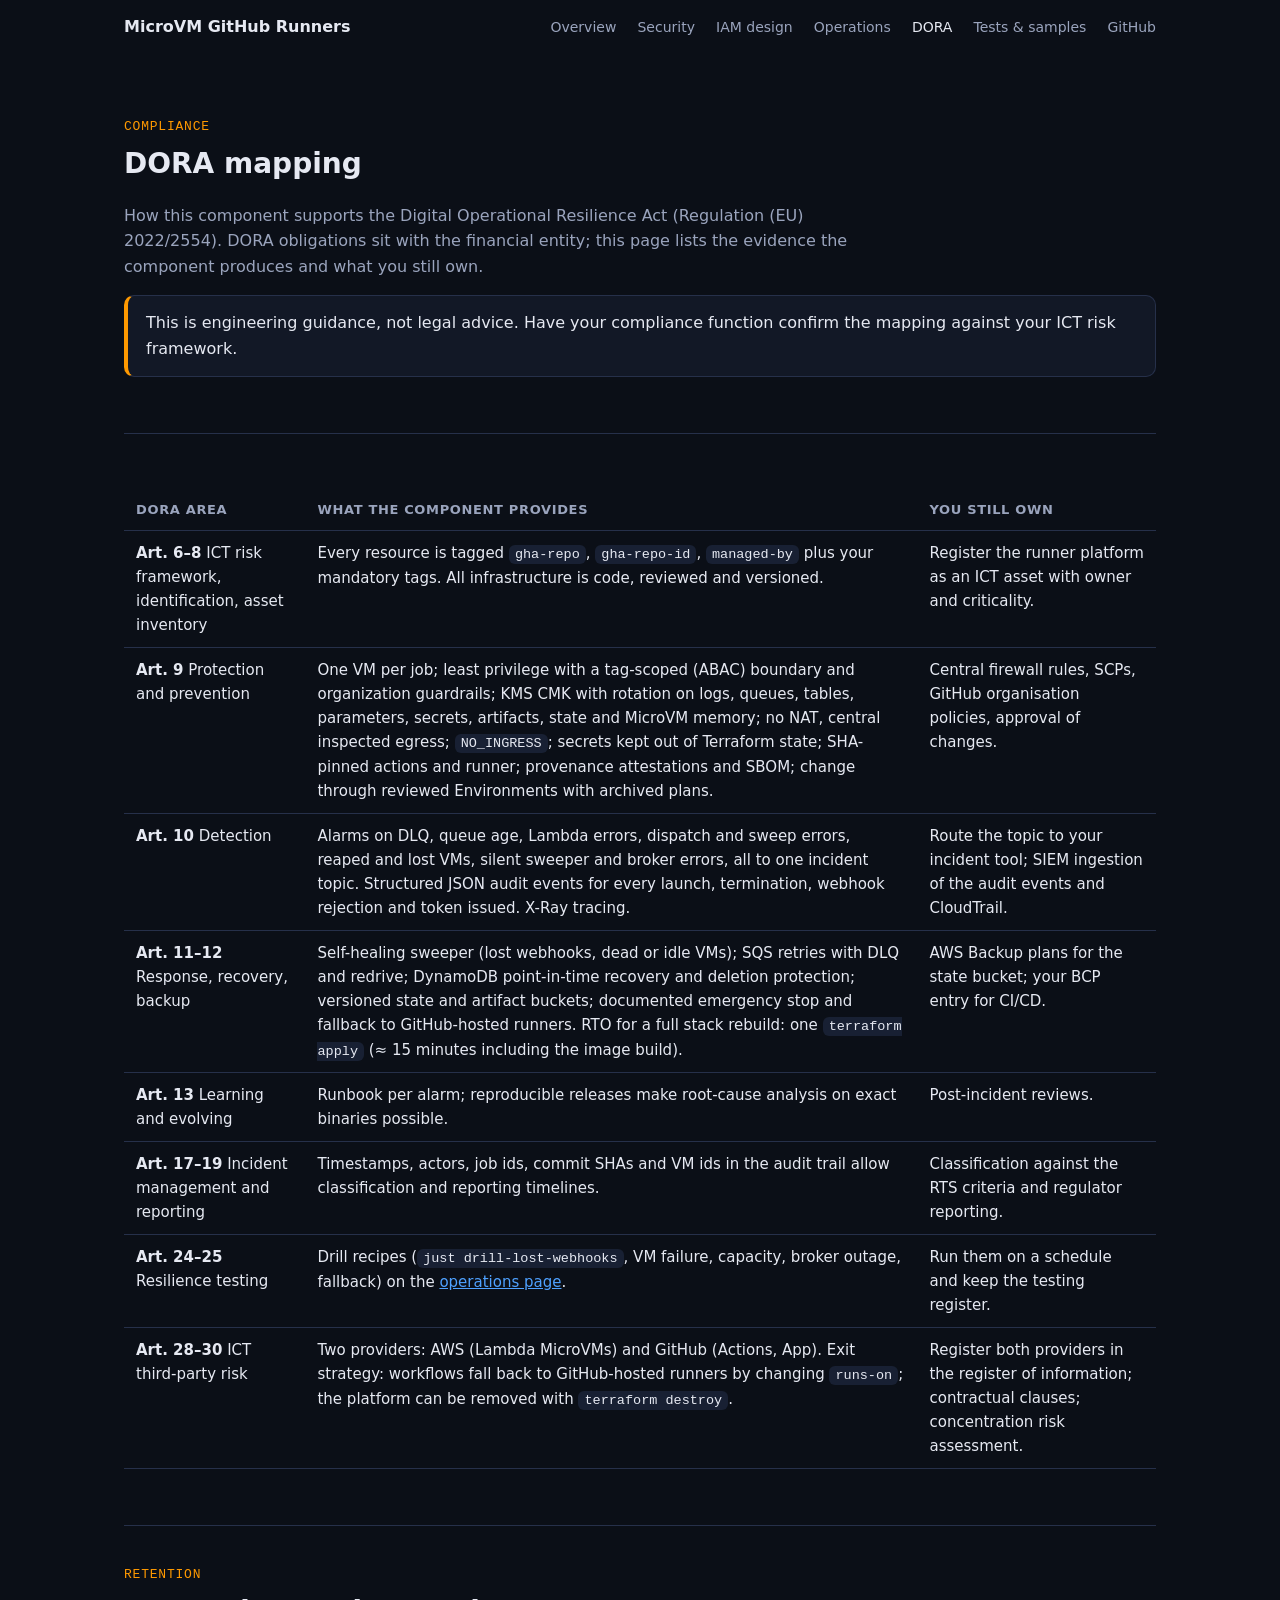
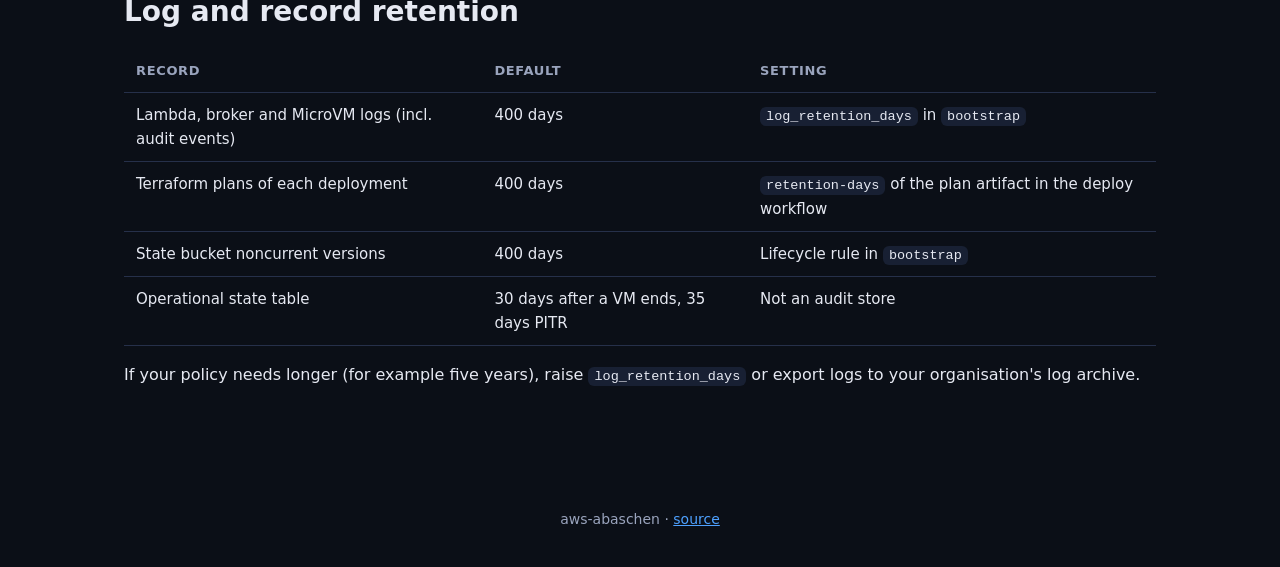
<file: docs/dora.html>
<!DOCTYPE html>
<html lang="en">
<head>
<meta charset="utf-8">
<meta name="viewport" content="width=device-width, initial-scale=1">
<title>DORA · MicroVM GitHub Runners</title>
<link rel="stylesheet" href="style.css">
</head>
<body>
<div class="topbar">
  <a class="brand" href="index.html">MicroVM GitHub Runners</a>
  <div class="links">
    <a href="index.html">Overview</a>
    <a href="security.html">Security</a>
    <a href="iam.html">IAM design</a>
    <a href="operations.html">Operations</a>
    <a class="active" href="dora.html">DORA</a>
    <a href="testing.html">Tests &amp; samples</a>
    <a href="https://github.com/aws-abaschen/terraform-aws-microvm-github-runners">GitHub</a>
  </div>
</div>
<main>

<section>
  <h2><small>Compliance</small>DORA mapping</h2>
  <p class="lead">How this component supports the Digital Operational Resilience Act (Regulation (EU) 2022/2554). DORA obligations sit with the financial entity; this page lists the evidence the component produces and what you still own.</p>
  <div class="callout"><p>This is engineering guidance, not legal advice. Have your compliance function confirm the mapping against your ICT risk framework.</p></div>
</section>

<section>
  <table>
    <tr><th>DORA area</th><th>What the component provides</th><th>You still own</th></tr>
    <tr>
      <td><strong>Art. 6–8</strong> ICT risk framework, identification, asset inventory</td>
      <td>Every resource is tagged <code>gha-repo</code>, <code>gha-repo-id</code>, <code>managed-by</code> plus your mandatory tags. All infrastructure is code, reviewed and versioned.</td>
      <td>Register the runner platform as an ICT asset with owner and criticality.</td>
    </tr>
    <tr>
      <td><strong>Art. 9</strong> Protection and prevention</td>
      <td>One VM per job; least privilege with a tag-scoped (ABAC) boundary and organization guardrails; KMS CMK with rotation on logs, queues, tables, parameters, secrets, artifacts, state and MicroVM memory; no NAT, central inspected egress; <code>NO_INGRESS</code>; secrets kept out of Terraform state; SHA-pinned actions and runner; provenance attestations and SBOM; change through reviewed Environments with archived plans.</td>
      <td>Central firewall rules, SCPs, GitHub organisation policies, approval of changes.</td>
    </tr>
    <tr>
      <td><strong>Art. 10</strong> Detection</td>
      <td>Alarms on DLQ, queue age, Lambda errors, dispatch and sweep errors, reaped and lost VMs, silent sweeper and broker errors, all to one incident topic. Structured JSON audit events for every launch, termination, webhook rejection and token issued. X-Ray tracing.</td>
      <td>Route the topic to your incident tool; SIEM ingestion of the audit events and CloudTrail.</td>
    </tr>
    <tr>
      <td><strong>Art. 11–12</strong> Response, recovery, backup</td>
      <td>Self-healing sweeper (lost webhooks, dead or idle VMs); SQS retries with DLQ and redrive; DynamoDB point-in-time recovery and deletion protection; versioned state and artifact buckets; documented emergency stop and fallback to GitHub-hosted runners. RTO for a full stack rebuild: one <code>terraform apply</code> (≈ 15 minutes including the image build).</td>
      <td>AWS Backup plans for the state bucket; your BCP entry for CI/CD.</td>
    </tr>
    <tr>
      <td><strong>Art. 13</strong> Learning and evolving</td>
      <td>Runbook per alarm; reproducible releases make root-cause analysis on exact binaries possible.</td>
      <td>Post-incident reviews.</td>
    </tr>
    <tr>
      <td><strong>Art. 17–19</strong> Incident management and reporting</td>
      <td>Timestamps, actors, job ids, commit SHAs and VM ids in the audit trail allow classification and reporting timelines.</td>
      <td>Classification against the RTS criteria and regulator reporting.</td>
    </tr>
    <tr>
      <td><strong>Art. 24–25</strong> Resilience testing</td>
      <td>Drill recipes (<code>just drill-lost-webhooks</code>, VM failure, capacity, broker outage, fallback) on the <a href="operations.html">operations page</a>.</td>
      <td>Run them on a schedule and keep the testing register.</td>
    </tr>
    <tr>
      <td><strong>Art. 28–30</strong> ICT third-party risk</td>
      <td>Two providers: AWS (Lambda MicroVMs) and GitHub (Actions, App). Exit strategy: workflows fall back to GitHub-hosted runners by changing <code>runs-on</code>; the platform can be removed with <code>terraform destroy</code>.</td>
      <td>Register both providers in the register of information; contractual clauses; concentration risk assessment.</td>
    </tr>
  </table>
</section>

<section>
  <h2><small>Retention</small>Log and record retention</h2>
  <table>
    <tr><th>Record</th><th>Default</th><th>Setting</th></tr>
    <tr><td>Lambda, broker and MicroVM logs (incl. audit events)</td><td>400 days</td><td><code>log_retention_days</code> in <code>bootstrap</code></td></tr>
    <tr><td>Terraform plans of each deployment</td><td>400 days</td><td><code>retention-days</code> of the plan artifact in the deploy workflow</td></tr>
    <tr><td>State bucket noncurrent versions</td><td>400 days</td><td>Lifecycle rule in <code>bootstrap</code></td></tr>
    <tr><td>Operational state table</td><td>30 days after a VM ends, 35 days PITR</td><td>Not an audit store</td></tr>
  </table>
  <p>If your policy needs longer (for example five years), raise <code>log_retention_days</code> or export logs to your organisation's log archive.</p>
</section>

</main>
<footer>aws-abaschen · <a href="https://github.com/aws-abaschen/terraform-aws-microvm-github-runners">source</a></footer>
</body>
</html>
</file>
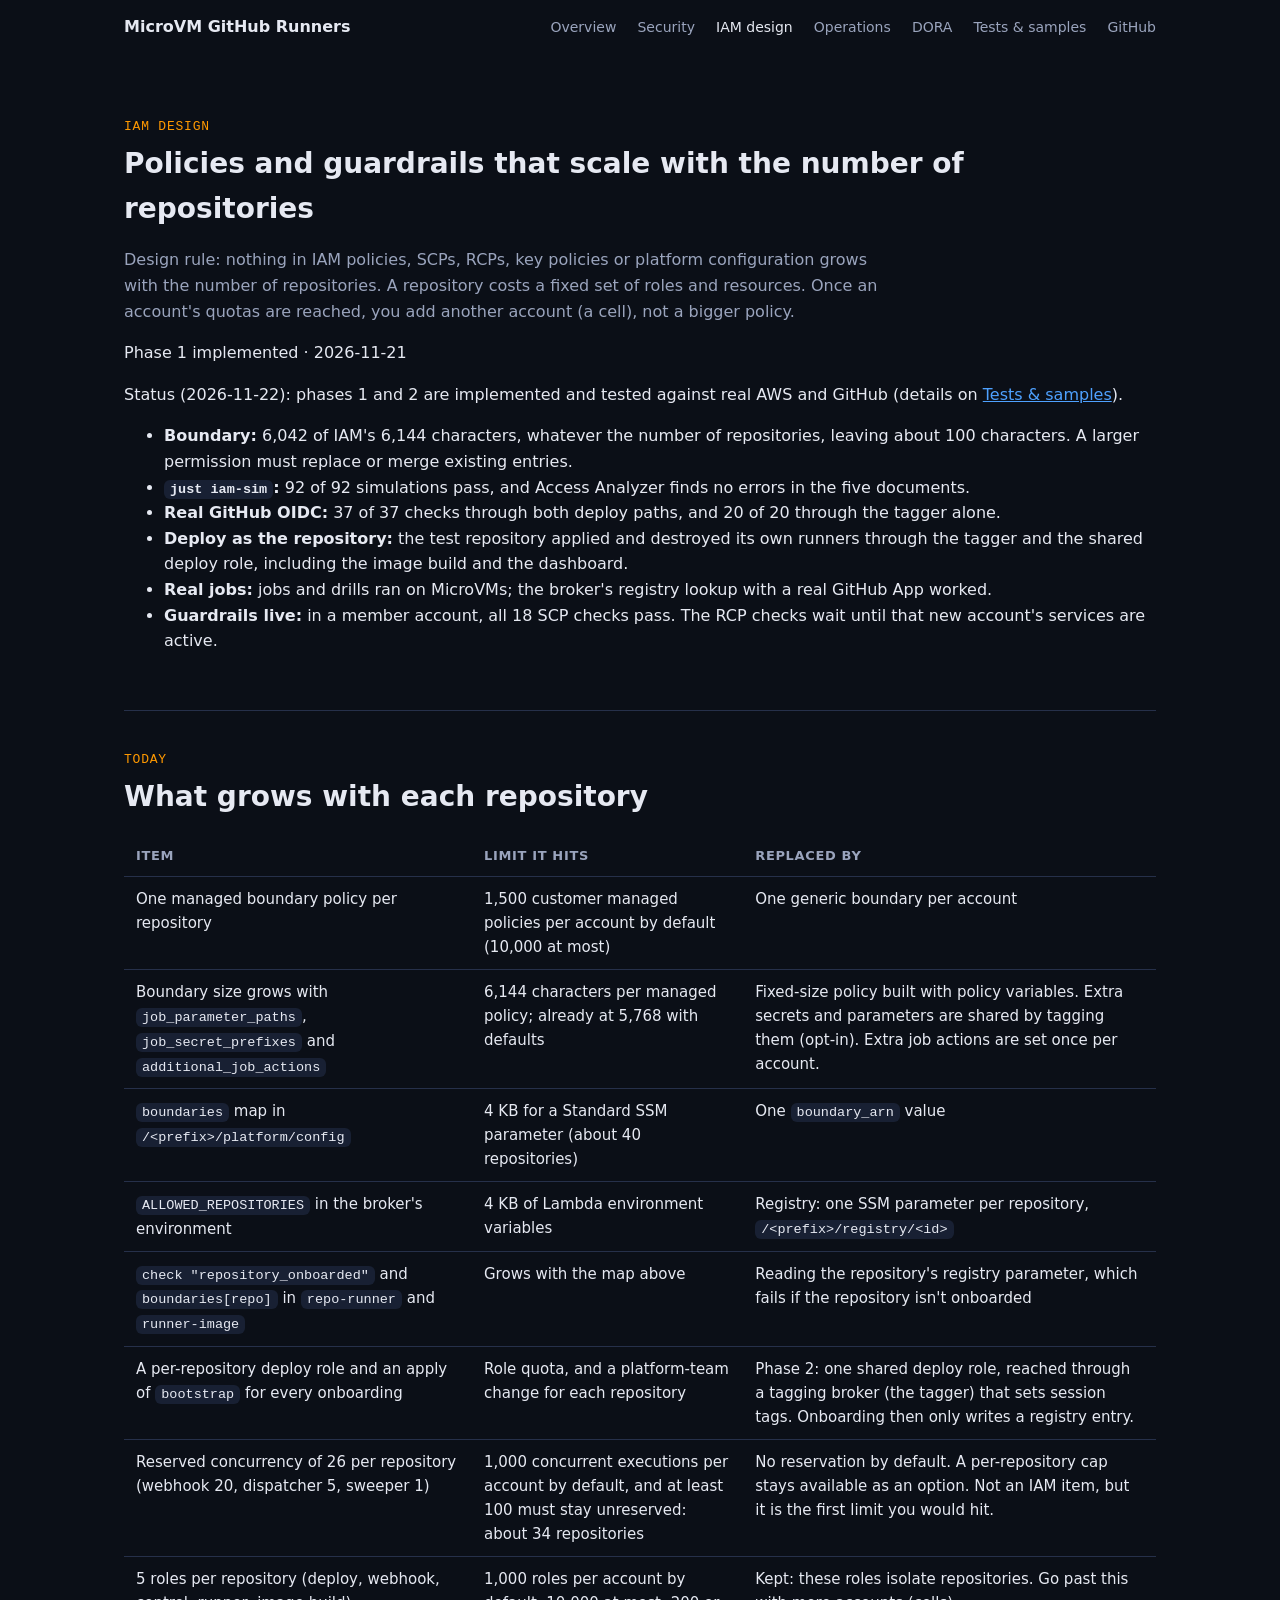
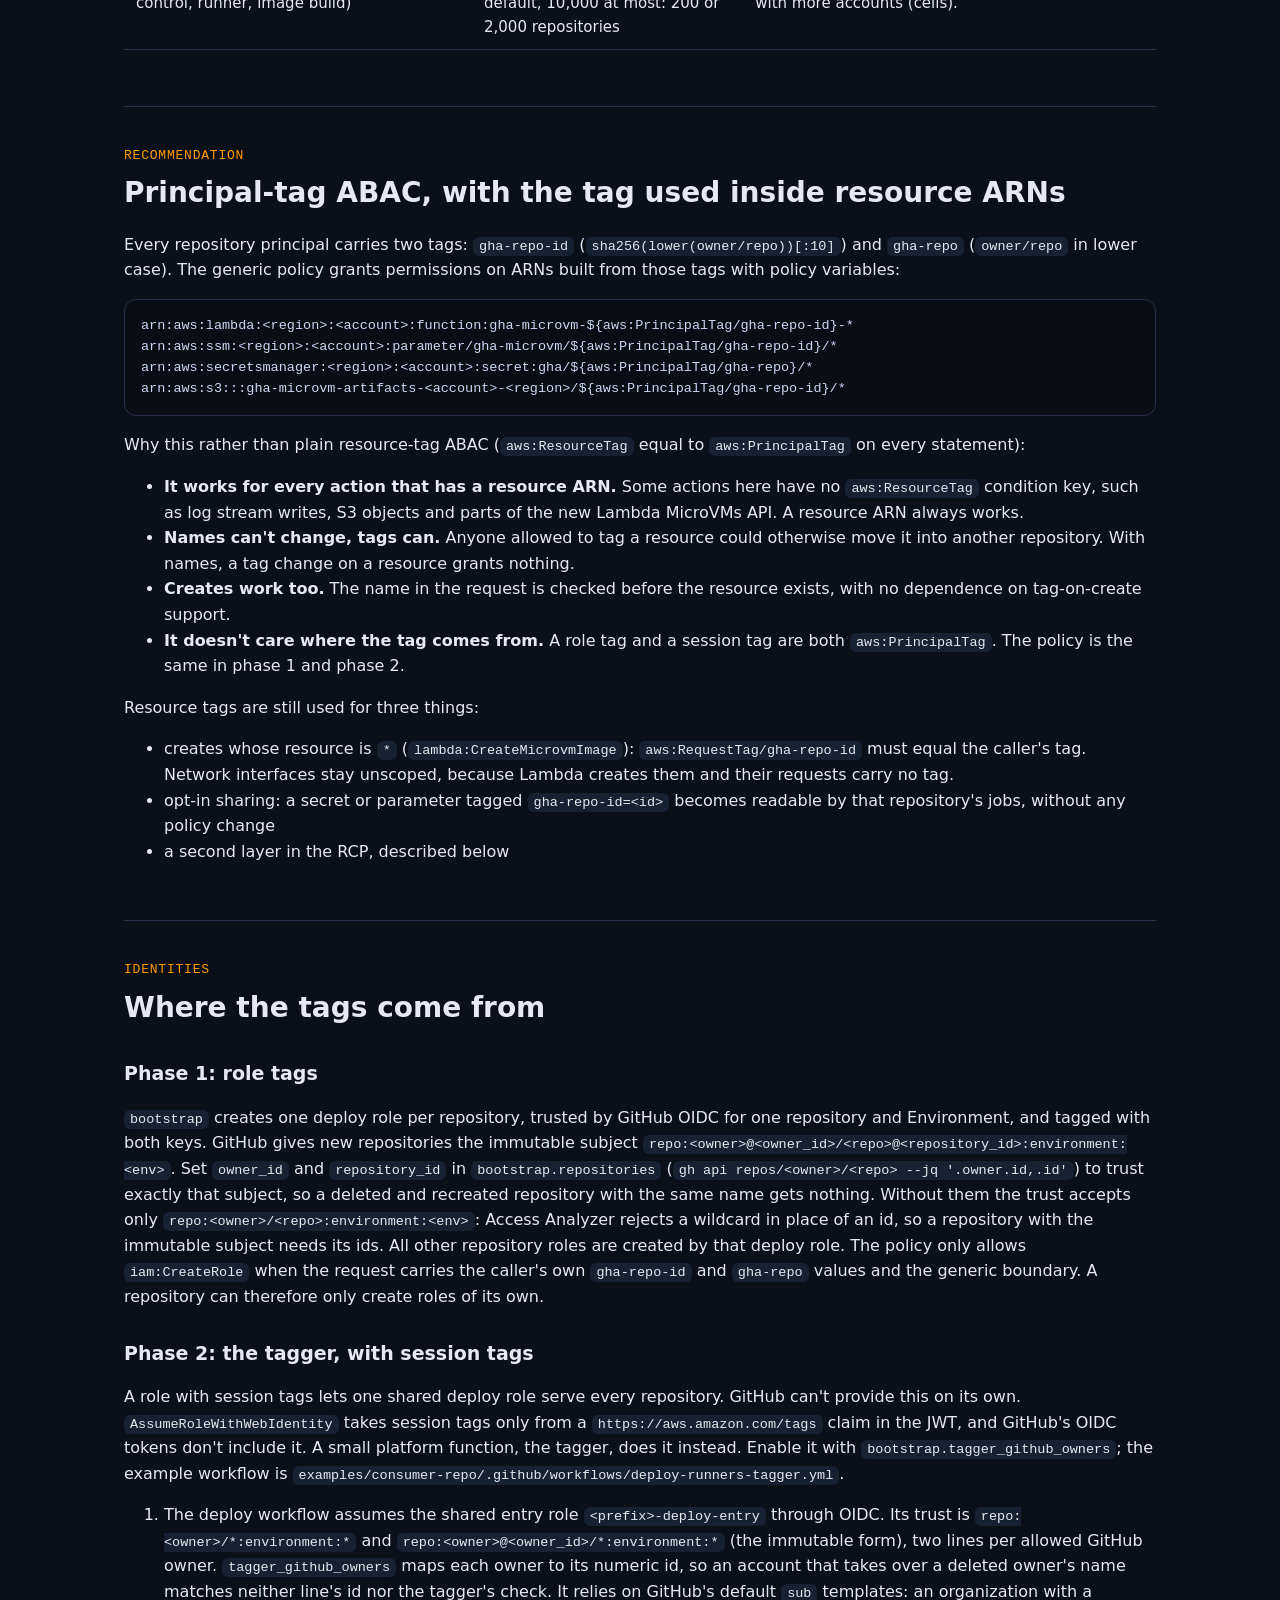
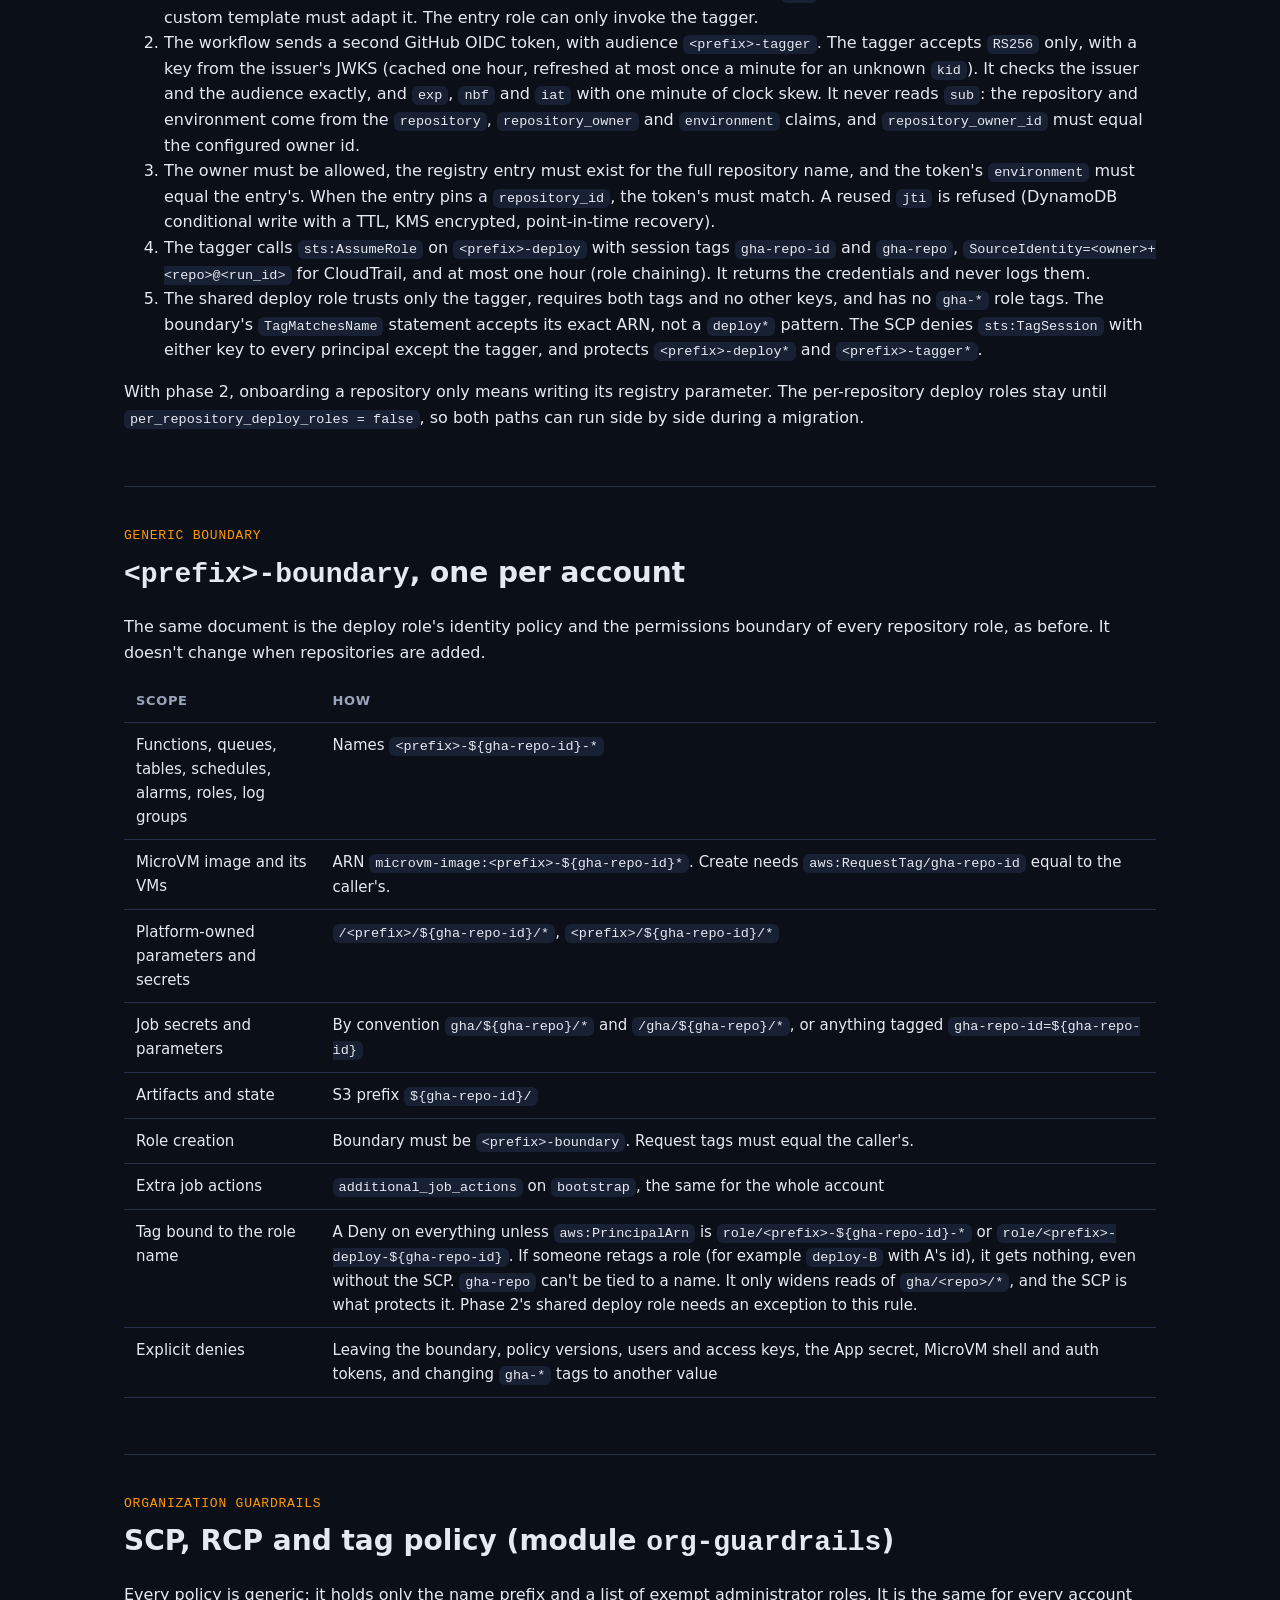
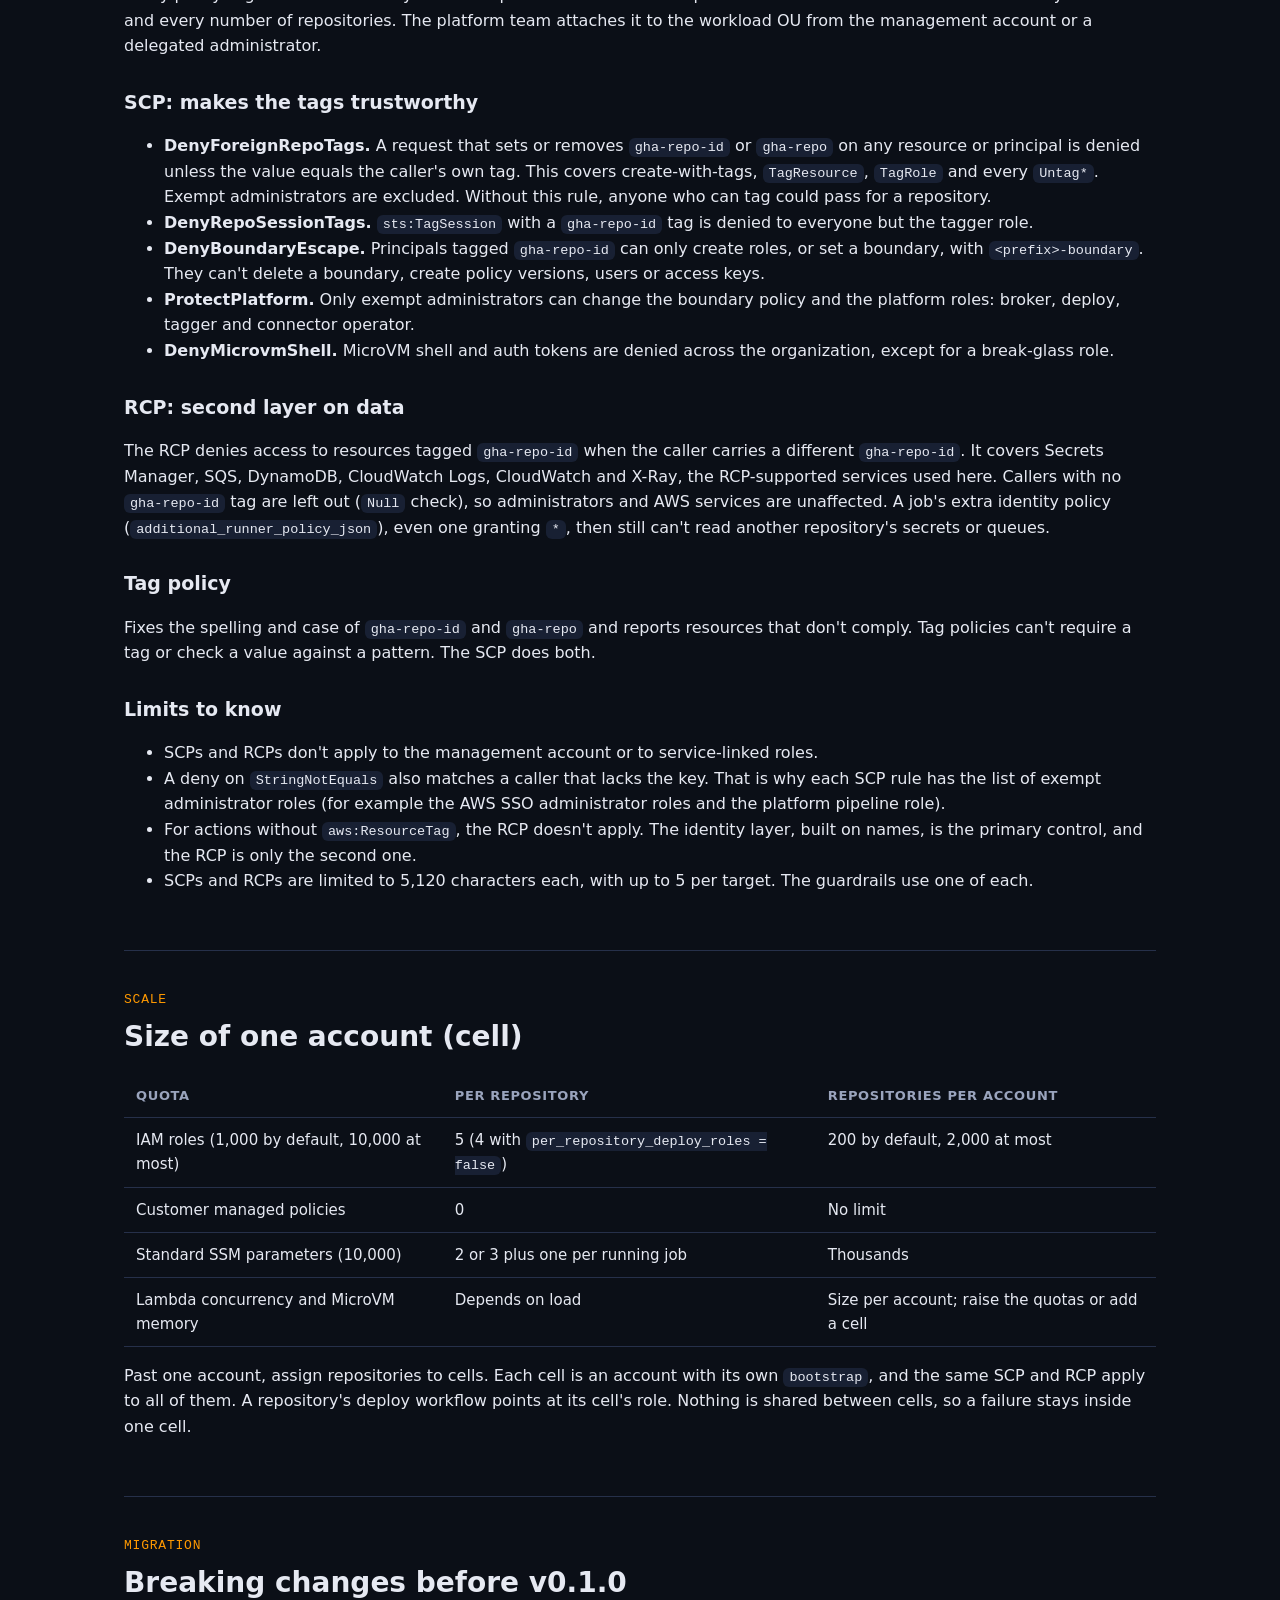
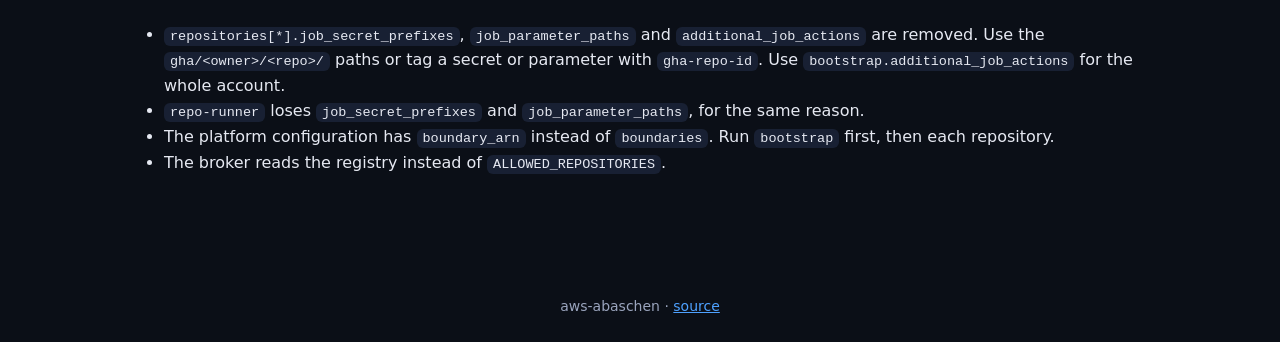
<file: docs/iam.html>
<!DOCTYPE html>
<html lang="en">
<head>
<meta charset="utf-8">
<meta name="viewport" content="width=device-width, initial-scale=1">
<title>IAM design · MicroVM GitHub Runners</title>
<link rel="stylesheet" href="style.css">
</head>
<body>
<div class="topbar">
  <a class="brand" href="index.html">MicroVM GitHub Runners</a>
  <div class="links">
    <a href="index.html">Overview</a>
    <a href="security.html">Security</a>
    <a class="active" href="iam.html">IAM design</a>
    <a href="operations.html">Operations</a>
    <a href="dora.html">DORA</a>
    <a href="testing.html">Tests &amp; samples</a>
    <a href="https://github.com/aws-abaschen/terraform-aws-microvm-github-runners">GitHub</a>
  </div>
</div>
<main>

<section>
  <h2><small>IAM design</small>Policies and guardrails that scale with the number of repositories</h2>
  <p class="lead">Design rule: nothing in IAM policies, SCPs, RCPs, key policies or platform configuration grows with the number of repositories. A repository costs a fixed set of roles and resources. Once an account's quotas are reached, you add another account (a cell), not a bigger policy.</p>
  <span class="tag">Phase 1 implemented · 2026-11-21</span>
  <p>Status (2026-11-22): phases 1 and 2 are implemented and tested against real AWS and GitHub (details on <a href="testing.html">Tests &amp; samples</a>).</p>
  <ul>
    <li><strong>Boundary:</strong> 6,042 of IAM's 6,144 characters, whatever the number of repositories, leaving about 100 characters. A larger permission must replace or merge existing entries.</li>
    <li><strong><code>just iam-sim</code>:</strong> 92 of 92 simulations pass, and Access Analyzer finds no errors in the five documents.</li>
    <li><strong>Real GitHub OIDC:</strong> 37 of 37 checks through both deploy paths, and 20 of 20 through the tagger alone.</li>
    <li><strong>Deploy as the repository:</strong> the test repository applied and destroyed its own runners through the tagger and the shared deploy role, including the image build and the dashboard.</li>
    <li><strong>Real jobs:</strong> jobs and drills ran on MicroVMs; the broker's registry lookup with a real GitHub App worked.</li>
    <li><strong>Guardrails live:</strong> in a member account, all 18 SCP checks pass. The RCP checks wait until that new account's services are active.</li>
  </ul>
</section>

<section>
  <h2><small>Today</small>What grows with each repository</h2>
  <table>
    <tr><th>Item</th><th>Limit it hits</th><th>Replaced by</th></tr>
    <tr><td>One managed boundary policy per repository</td><td>1,500 customer managed policies per account by default (10,000 at most)</td><td>One generic boundary per account</td></tr>
    <tr><td>Boundary size grows with <code>job_parameter_paths</code>, <code>job_secret_prefixes</code> and <code>additional_job_actions</code></td><td>6,144 characters per managed policy; already at 5,768 with defaults</td><td>Fixed-size policy built with policy variables. Extra secrets and parameters are shared by tagging them (opt-in). Extra job actions are set once per account.</td></tr>
    <tr><td><code>boundaries</code> map in <code>/&lt;prefix&gt;/platform/config</code></td><td>4 KB for a Standard SSM parameter (about 40 repositories)</td><td>One <code>boundary_arn</code> value</td></tr>
    <tr><td><code>ALLOWED_REPOSITORIES</code> in the broker's environment</td><td>4 KB of Lambda environment variables</td><td>Registry: one SSM parameter per repository, <code>/&lt;prefix&gt;/registry/&lt;id&gt;</code></td></tr>
    <tr><td><code>check "repository_onboarded"</code> and <code>boundaries[repo]</code> in <code>repo-runner</code> and <code>runner-image</code></td><td>Grows with the map above</td><td>Reading the repository's registry parameter, which fails if the repository isn't onboarded</td></tr>
    <tr><td>A per-repository deploy role and an apply of <code>bootstrap</code> for every onboarding</td><td>Role quota, and a platform-team change for each repository</td><td>Phase 2: one shared deploy role, reached through a tagging broker (the tagger) that sets session tags. Onboarding then only writes a registry entry.</td></tr>
    <tr><td>Reserved concurrency of 26 per repository (webhook 20, dispatcher 5, sweeper 1)</td><td>1,000 concurrent executions per account by default, and at least 100 must stay unreserved: about 34 repositories</td><td>No reservation by default. A per-repository cap stays available as an option. Not an IAM item, but it is the first limit you would hit.</td></tr>
    <tr><td>5 roles per repository (deploy, webhook, control, runner, image build)</td><td>1,000 roles per account by default, 10,000 at most: 200 or 2,000 repositories</td><td>Kept: these roles isolate repositories. Go past this with more accounts (cells).</td></tr>
  </table>
</section>

<section>
  <h2><small>Recommendation</small>Principal-tag ABAC, with the tag used inside resource ARNs</h2>
  <p>Every repository principal carries two tags: <code>gha-repo-id</code> (<code>sha256(lower(owner/repo))[:10]</code>) and <code>gha-repo</code> (<code>owner/repo</code> in lower case). The generic policy grants permissions on ARNs built from those tags with policy variables:</p>
<pre>arn:aws:lambda:&lt;region&gt;:&lt;account&gt;:function:gha-microvm-${aws:PrincipalTag/gha-repo-id}-*
arn:aws:ssm:&lt;region&gt;:&lt;account&gt;:parameter/gha-microvm/${aws:PrincipalTag/gha-repo-id}/*
arn:aws:secretsmanager:&lt;region&gt;:&lt;account&gt;:secret:gha/${aws:PrincipalTag/gha-repo}/*
arn:aws:s3:::gha-microvm-artifacts-&lt;account&gt;-&lt;region&gt;/${aws:PrincipalTag/gha-repo-id}/*</pre>
  <p>Why this rather than plain resource-tag ABAC (<code>aws:ResourceTag</code> equal to <code>aws:PrincipalTag</code> on every statement):</p>
  <ul>
    <li><strong>It works for every action that has a resource ARN.</strong> Some actions here have no <code>aws:ResourceTag</code> condition key, such as log stream writes, S3 objects and parts of the new Lambda MicroVMs API. A resource ARN always works.</li>
    <li><strong>Names can't change, tags can.</strong> Anyone allowed to tag a resource could otherwise move it into another repository. With names, a tag change on a resource grants nothing.</li>
    <li><strong>Creates work too.</strong> The name in the request is checked before the resource exists, with no dependence on tag-on-create support.</li>
    <li><strong>It doesn't care where the tag comes from.</strong> A role tag and a session tag are both <code>aws:PrincipalTag</code>. The policy is the same in phase 1 and phase 2.</li>
  </ul>
  <p>Resource tags are still used for three things:</p>
  <ul>
    <li>creates whose resource is <code>*</code> (<code>lambda:CreateMicrovmImage</code>): <code>aws:RequestTag/gha-repo-id</code> must equal the caller's tag. Network interfaces stay unscoped, because Lambda creates them and their requests carry no tag.</li>
    <li>opt-in sharing: a secret or parameter tagged <code>gha-repo-id=&lt;id&gt;</code> becomes readable by that repository's jobs, without any policy change</li>
    <li>a second layer in the RCP, described below</li>
  </ul>
</section>

<section>
  <h2><small>Identities</small>Where the tags come from</h2>
  <h3>Phase 1: role tags</h3>
  <p><code>bootstrap</code> creates one deploy role per repository, trusted by GitHub OIDC for one repository and Environment, and tagged with both keys. GitHub gives new repositories the immutable subject <code>repo:&lt;owner&gt;@&lt;owner_id&gt;/&lt;repo&gt;@&lt;repository_id&gt;:environment:&lt;env&gt;</code>. Set <code>owner_id</code> and <code>repository_id</code> in <code>bootstrap.repositories</code> (<code>gh api repos/&lt;owner&gt;/&lt;repo&gt; --jq '.owner.id,.id'</code>) to trust exactly that subject, so a deleted and recreated repository with the same name gets nothing. Without them the trust accepts only <code>repo:&lt;owner&gt;/&lt;repo&gt;:environment:&lt;env&gt;</code>: Access Analyzer rejects a wildcard in place of an id, so a repository with the immutable subject needs its ids. All other repository roles are created by that deploy role. The policy only allows <code>iam:CreateRole</code> when the request carries the caller's own <code>gha-repo-id</code> and <code>gha-repo</code> values and the generic boundary. A repository can therefore only create roles of its own.</p>
  <h3>Phase 2: the tagger, with session tags</h3>
  <p>A role with session tags lets one shared deploy role serve every repository. GitHub can't provide this on its own. <code>AssumeRoleWithWebIdentity</code> takes session tags only from a <code>https://aws.amazon.com/tags</code> claim in the JWT, and GitHub's OIDC tokens don't include it. A small platform function, the tagger, does it instead. Enable it with <code>bootstrap.tagger_github_owners</code>; the example workflow is <code>examples/consumer-repo/.github/workflows/deploy-runners-tagger.yml</code>.</p>
  <ol>
    <li>The deploy workflow assumes the shared entry role <code>&lt;prefix&gt;-deploy-entry</code> through OIDC. Its trust is <code>repo:&lt;owner&gt;/*:environment:*</code> and <code>repo:&lt;owner&gt;@&lt;owner_id&gt;/*:environment:*</code> (the immutable form), two lines per allowed GitHub owner. <code>tagger_github_owners</code> maps each owner to its numeric id, so an account that takes over a deleted owner's name matches neither line's id nor the tagger's check. It relies on GitHub's default <code>sub</code> templates: an organization with a custom template must adapt it. The entry role can only invoke the tagger.</li>
    <li>The workflow sends a second GitHub OIDC token, with audience <code>&lt;prefix&gt;-tagger</code>. The tagger accepts <code>RS256</code> only, with a key from the issuer's JWKS (cached one hour, refreshed at most once a minute for an unknown <code>kid</code>). It checks the issuer and the audience exactly, and <code>exp</code>, <code>nbf</code> and <code>iat</code> with one minute of clock skew. It never reads <code>sub</code>: the repository and environment come from the <code>repository</code>, <code>repository_owner</code> and <code>environment</code> claims, and <code>repository_owner_id</code> must equal the configured owner id.</li>
    <li>The owner must be allowed, the registry entry must exist for the full repository name, and the token's <code>environment</code> must equal the entry's. When the entry pins a <code>repository_id</code>, the token's must match. A reused <code>jti</code> is refused (DynamoDB conditional write with a TTL, KMS encrypted, point-in-time recovery).</li>
    <li>The tagger calls <code>sts:AssumeRole</code> on <code>&lt;prefix&gt;-deploy</code> with session tags <code>gha-repo-id</code> and <code>gha-repo</code>, <code>SourceIdentity=&lt;owner&gt;+&lt;repo&gt;@&lt;run_id&gt;</code> for CloudTrail, and at most one hour (role chaining). It returns the credentials and never logs them.</li>
    <li>The shared deploy role trusts only the tagger, requires both tags and no other keys, and has no <code>gha-*</code> role tags. The boundary's <code>TagMatchesName</code> statement accepts its exact ARN, not a <code>deploy*</code> pattern. The SCP denies <code>sts:TagSession</code> with either key to every principal except the tagger, and protects <code>&lt;prefix&gt;-deploy*</code> and <code>&lt;prefix&gt;-tagger*</code>.</li>
  </ol>
  <p>With phase 2, onboarding a repository only means writing its registry parameter. The per-repository deploy roles stay until <code>per_repository_deploy_roles = false</code>, so both paths can run side by side during a migration.</p>
</section>

<section>
  <h2><small>Generic boundary</small><code>&lt;prefix&gt;-boundary</code>, one per account</h2>
  <p>The same document is the deploy role's identity policy and the permissions boundary of every repository role, as before. It doesn't change when repositories are added.</p>
  <table>
    <tr><th>Scope</th><th>How</th></tr>
    <tr><td>Functions, queues, tables, schedules, alarms, roles, log groups</td><td>Names <code>&lt;prefix&gt;-${gha-repo-id}-*</code></td></tr>
    <tr><td>MicroVM image and its VMs</td><td>ARN <code>microvm-image:&lt;prefix&gt;-${gha-repo-id}*</code>. Create needs <code>aws:RequestTag/gha-repo-id</code> equal to the caller's.</td></tr>
    <tr><td>Platform-owned parameters and secrets</td><td><code>/&lt;prefix&gt;/${gha-repo-id}/*</code>, <code>&lt;prefix&gt;/${gha-repo-id}/*</code></td></tr>
    <tr><td>Job secrets and parameters</td><td>By convention <code>gha/${gha-repo}/*</code> and <code>/gha/${gha-repo}/*</code>, or anything tagged <code>gha-repo-id=${gha-repo-id}</code></td></tr>
    <tr><td>Artifacts and state</td><td>S3 prefix <code>${gha-repo-id}/</code></td></tr>
    <tr><td>Role creation</td><td>Boundary must be <code>&lt;prefix&gt;-boundary</code>. Request tags must equal the caller's.</td></tr>
    <tr><td>Extra job actions</td><td><code>additional_job_actions</code> on <code>bootstrap</code>, the same for the whole account</td></tr>
    <tr><td>Tag bound to the role name</td><td>A Deny on everything unless <code>aws:PrincipalArn</code> is <code>role/&lt;prefix&gt;-${gha-repo-id}-*</code> or <code>role/&lt;prefix&gt;-deploy-${gha-repo-id}</code>. If someone retags a role (for example <code>deploy-B</code> with A's id), it gets nothing, even without the SCP. <code>gha-repo</code> can't be tied to a name. It only widens reads of <code>gha/&lt;repo&gt;/*</code>, and the SCP is what protects it. Phase 2's shared deploy role needs an exception to this rule.</td></tr>
    <tr><td>Explicit denies</td><td>Leaving the boundary, policy versions, users and access keys, the App secret, MicroVM shell and auth tokens, and changing <code>gha-*</code> tags to another value</td></tr>
  </table>
</section>

<section>
  <h2><small>Organization guardrails</small>SCP, RCP and tag policy (module <code>org-guardrails</code>)</h2>
  <p>Every policy is generic: it holds only the name prefix and a list of exempt administrator roles. It is the same for every account and every number of repositories. The platform team attaches it to the workload OU from the management account or a delegated administrator.</p>
  <h3>SCP: makes the tags trustworthy</h3>
  <ul>
    <li><strong>DenyForeignRepoTags.</strong> A request that sets or removes <code>gha-repo-id</code> or <code>gha-repo</code> on any resource or principal is denied unless the value equals the caller's own tag. This covers create-with-tags, <code>TagResource</code>, <code>TagRole</code> and every <code>Untag*</code>. Exempt administrators are excluded. Without this rule, anyone who can tag could pass for a repository.</li>
    <li><strong>DenyRepoSessionTags.</strong> <code>sts:TagSession</code> with a <code>gha-repo-id</code> tag is denied to everyone but the tagger role.</li>
    <li><strong>DenyBoundaryEscape.</strong> Principals tagged <code>gha-repo-id</code> can only create roles, or set a boundary, with <code>&lt;prefix&gt;-boundary</code>. They can't delete a boundary, create policy versions, users or access keys.</li>
    <li><strong>ProtectPlatform.</strong> Only exempt administrators can change the boundary policy and the platform roles: broker, deploy, tagger and connector operator.</li>
    <li><strong>DenyMicrovmShell.</strong> MicroVM shell and auth tokens are denied across the organization, except for a break-glass role.</li>
  </ul>
  <h3>RCP: second layer on data</h3>
  <p>The RCP denies access to resources tagged <code>gha-repo-id</code> when the caller carries a different <code>gha-repo-id</code>. It covers Secrets Manager, SQS, DynamoDB, CloudWatch Logs, CloudWatch and X-Ray, the RCP-supported services used here. Callers with no <code>gha-repo-id</code> tag are left out (<code>Null</code> check), so administrators and AWS services are unaffected. A job's extra identity policy (<code>additional_runner_policy_json</code>), even one granting <code>*</code>, then still can't read another repository's secrets or queues.</p>
  <h3>Tag policy</h3>
  <p>Fixes the spelling and case of <code>gha-repo-id</code> and <code>gha-repo</code> and reports resources that don't comply. Tag policies can't require a tag or check a value against a pattern. The SCP does both.</p>
  <h3>Limits to know</h3>
  <ul>
    <li>SCPs and RCPs don't apply to the management account or to service-linked roles.</li>
    <li>A deny on <code>StringNotEquals</code> also matches a caller that lacks the key. That is why each SCP rule has the list of exempt administrator roles (for example the AWS SSO administrator roles and the platform pipeline role).</li>
    <li>For actions without <code>aws:ResourceTag</code>, the RCP doesn't apply. The identity layer, built on names, is the primary control, and the RCP is only the second one.</li>
    <li>SCPs and RCPs are limited to 5,120 characters each, with up to 5 per target. The guardrails use one of each.</li>
  </ul>
</section>

<section>
  <h2><small>Scale</small>Size of one account (cell)</h2>
  <table>
    <tr><th>Quota</th><th>Per repository</th><th>Repositories per account</th></tr>
    <tr><td>IAM roles (1,000 by default, 10,000 at most)</td><td>5 (4 with <code>per_repository_deploy_roles = false</code>)</td><td>200 by default, 2,000 at most</td></tr>
    <tr><td>Customer managed policies</td><td>0</td><td>No limit</td></tr>
    <tr><td>Standard SSM parameters (10,000)</td><td>2 or 3 plus one per running job</td><td>Thousands</td></tr>
    <tr><td>Lambda concurrency and MicroVM memory</td><td>Depends on load</td><td>Size per account; raise the quotas or add a cell</td></tr>
  </table>
  <p>Past one account, assign repositories to cells. Each cell is an account with its own <code>bootstrap</code>, and the same SCP and RCP apply to all of them. A repository's deploy workflow points at its cell's role. Nothing is shared between cells, so a failure stays inside one cell.</p>
</section>

<section>
  <h2><small>Migration</small>Breaking changes before v0.1.0</h2>
  <ul>
    <li><code>repositories[*].job_secret_prefixes</code>, <code>job_parameter_paths</code> and <code>additional_job_actions</code> are removed. Use the <code>gha/&lt;owner&gt;/&lt;repo&gt;/</code> paths or tag a secret or parameter with <code>gha-repo-id</code>. Use <code>bootstrap.additional_job_actions</code> for the whole account.</li>
    <li><code>repo-runner</code> loses <code>job_secret_prefixes</code> and <code>job_parameter_paths</code>, for the same reason.</li>
    <li>The platform configuration has <code>boundary_arn</code> instead of <code>boundaries</code>. Run <code>bootstrap</code> first, then each repository.</li>
    <li>The broker reads the registry instead of <code>ALLOWED_REPOSITORIES</code>.</li>
  </ul>
</section>

</main>
<footer>aws-abaschen · <a href="https://github.com/aws-abaschen/terraform-aws-microvm-github-runners">source</a></footer>
</body>
</html>
</file>
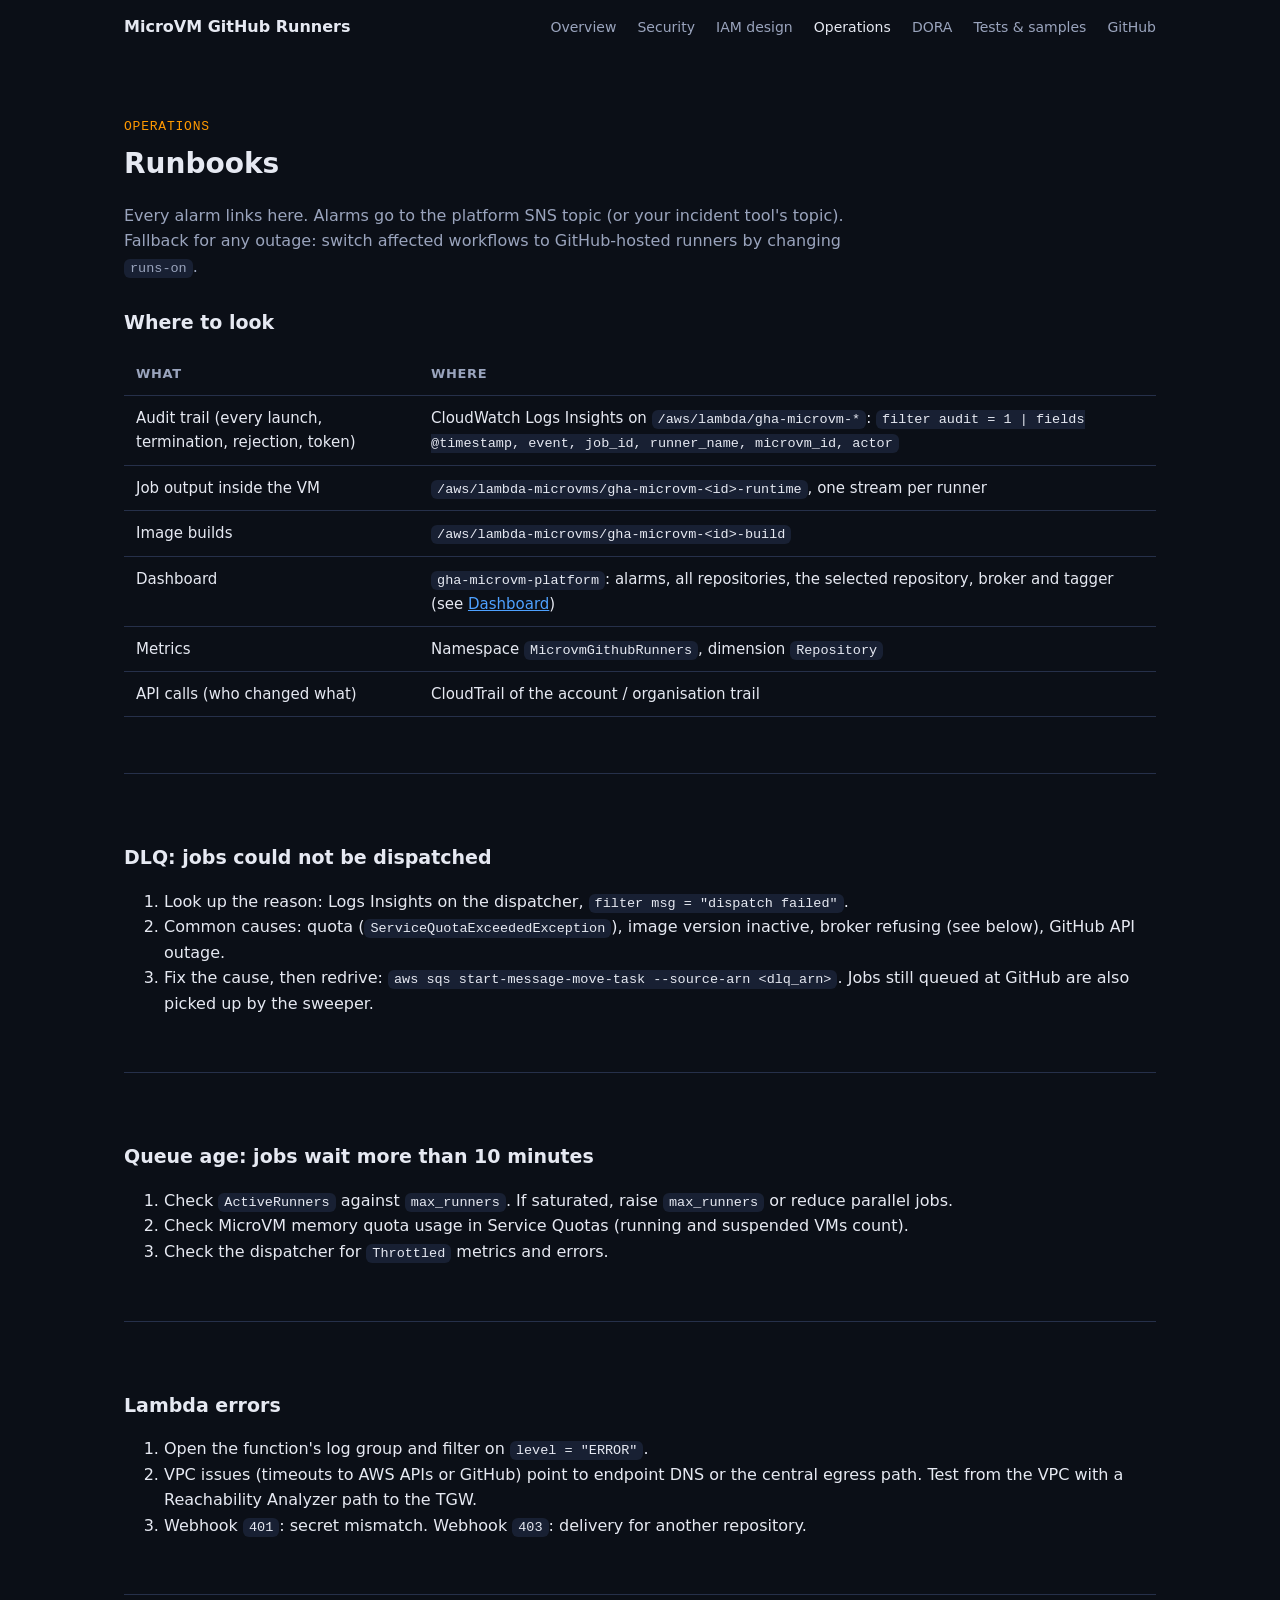
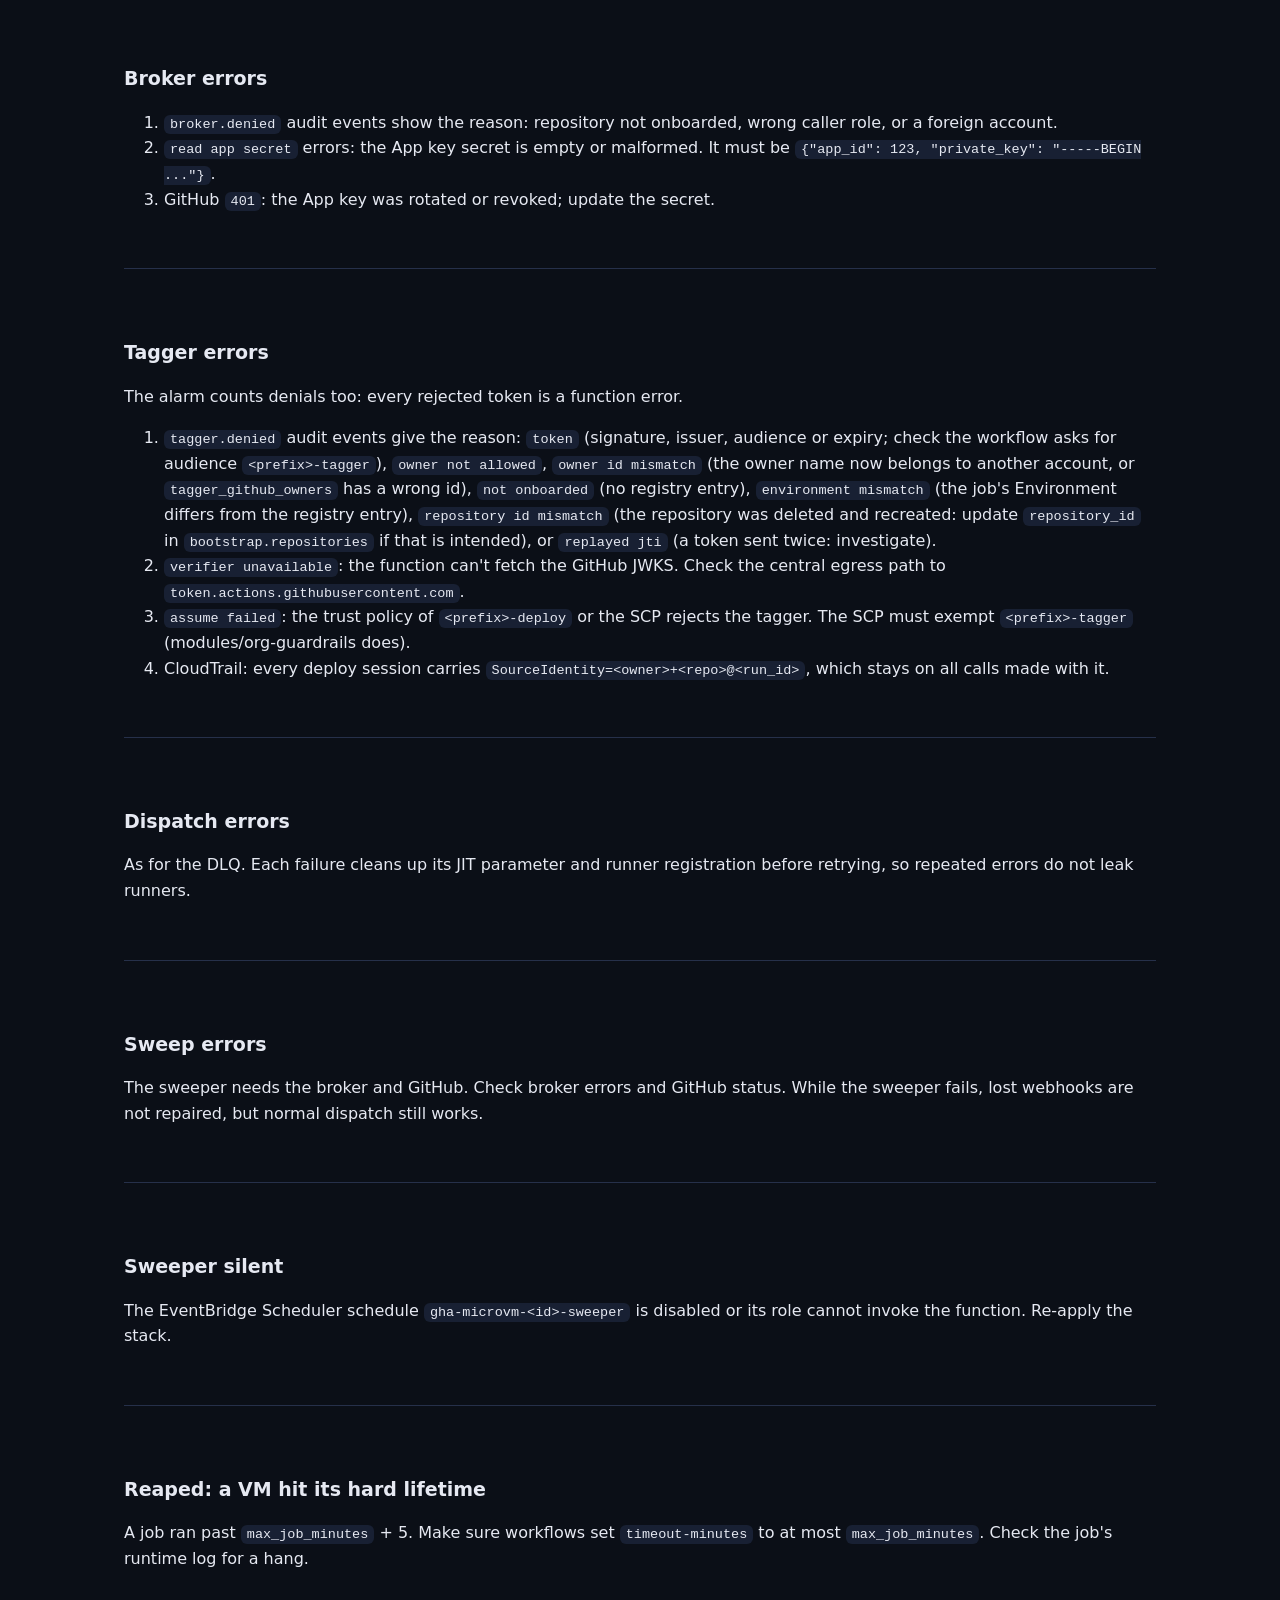
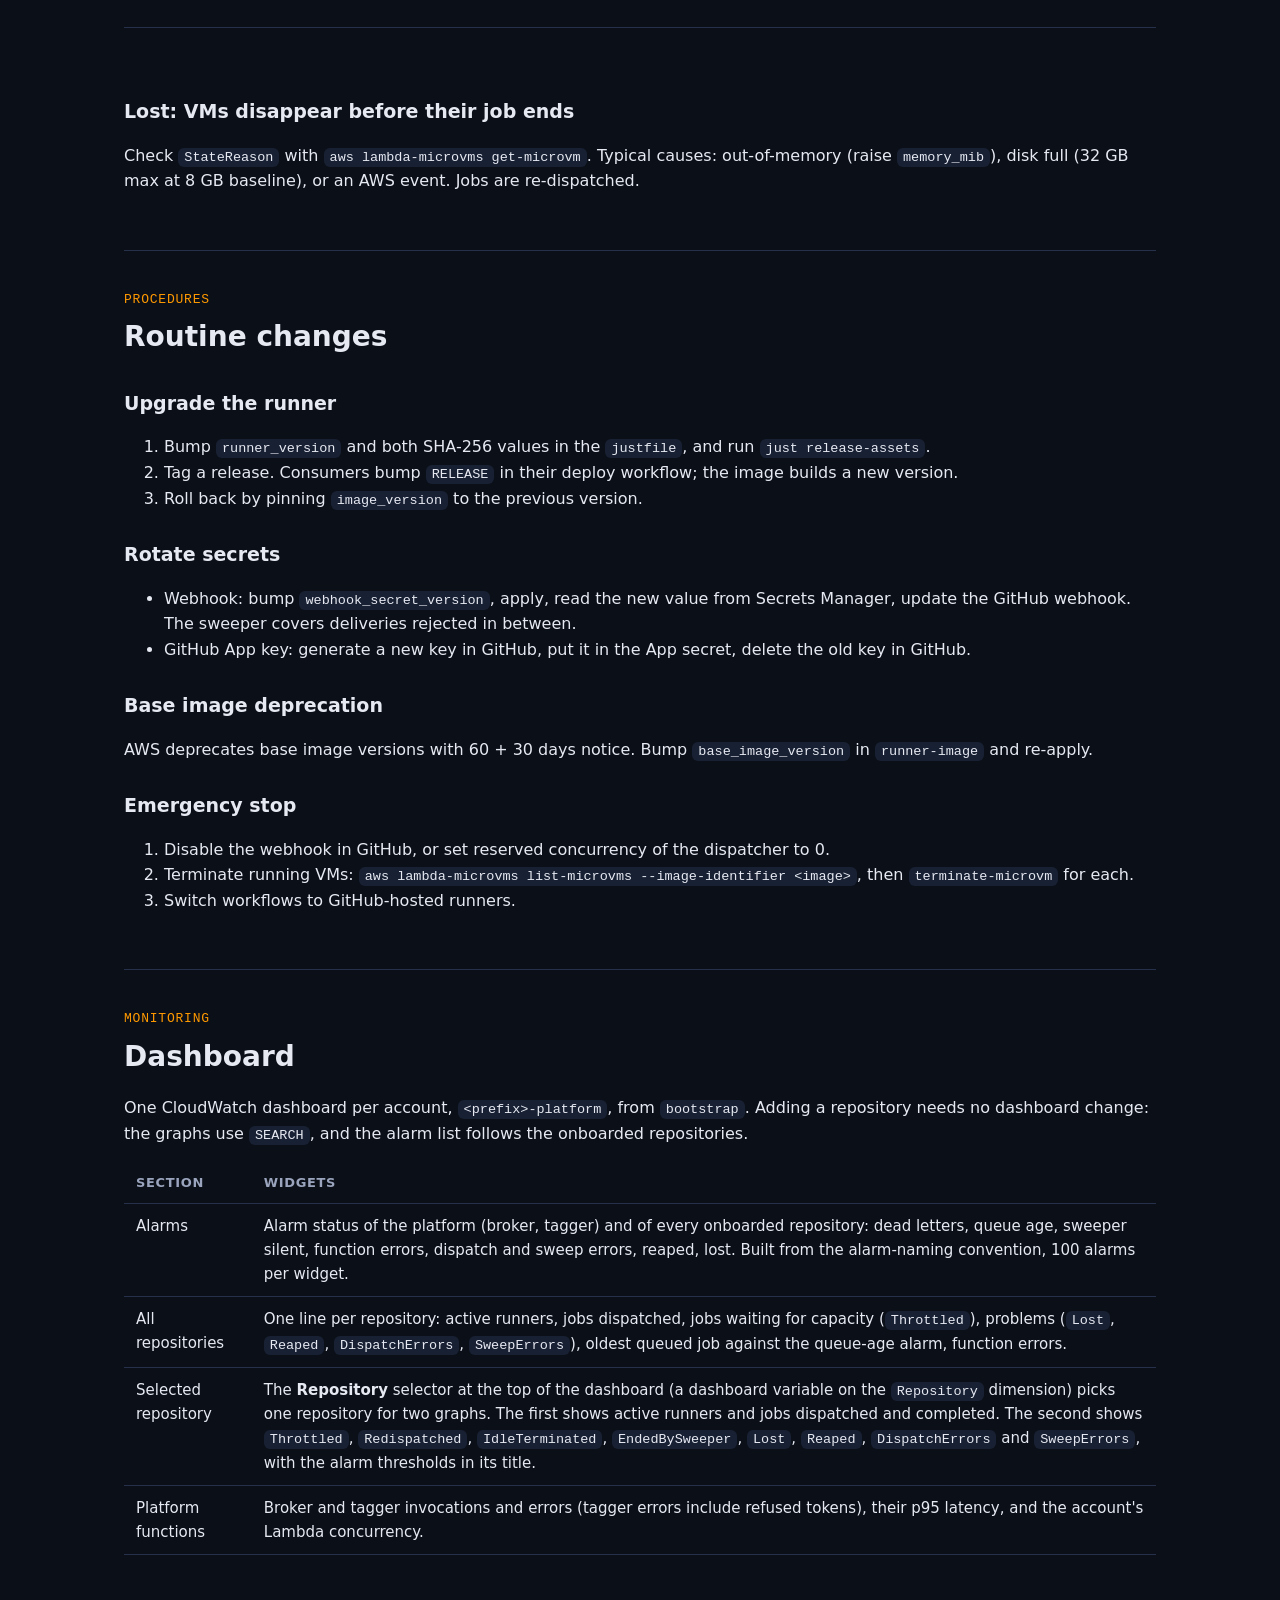
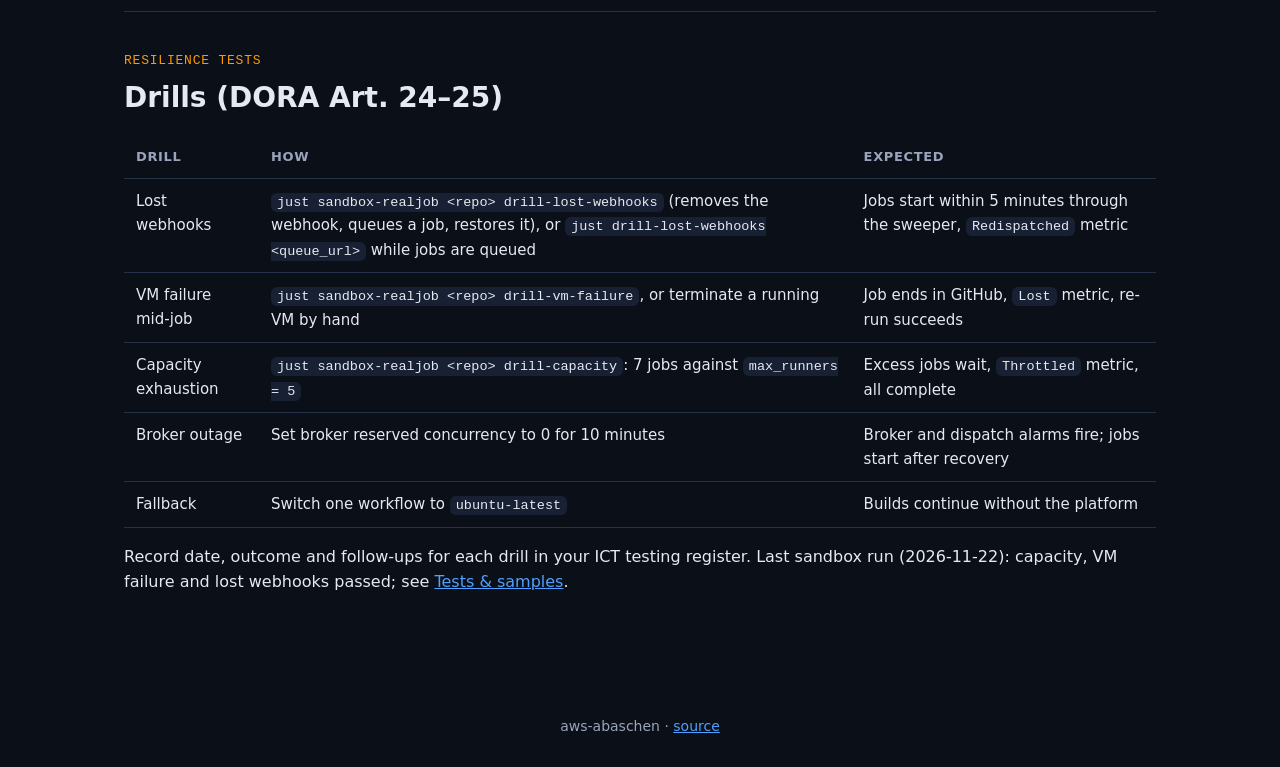
<file: docs/operations.html>
<!DOCTYPE html>
<html lang="en">
<head>
<meta charset="utf-8">
<meta name="viewport" content="width=device-width, initial-scale=1">
<title>Operations · MicroVM GitHub Runners</title>
<link rel="stylesheet" href="style.css">
</head>
<body>
<div class="topbar">
  <a class="brand" href="index.html">MicroVM GitHub Runners</a>
  <div class="links">
    <a href="index.html">Overview</a>
    <a href="security.html">Security</a>
    <a href="iam.html">IAM design</a>
    <a class="active" href="operations.html">Operations</a>
    <a href="dora.html">DORA</a>
    <a href="testing.html">Tests &amp; samples</a>
    <a href="https://github.com/aws-abaschen/terraform-aws-microvm-github-runners">GitHub</a>
  </div>
</div>
<main>

<section>
  <h2><small>Operations</small>Runbooks</h2>
  <p class="lead">Every alarm links here. Alarms go to the platform SNS topic (or your incident tool's topic). Fallback for any outage: switch affected workflows to GitHub-hosted runners by changing <code>runs-on</code>.</p>
  <h3>Where to look</h3>
  <table>
    <tr><th>What</th><th>Where</th></tr>
    <tr><td>Audit trail (every launch, termination, rejection, token)</td><td>CloudWatch Logs Insights on <code>/aws/lambda/gha-microvm-*</code>: <code>filter audit = 1 | fields @timestamp, event, job_id, runner_name, microvm_id, actor</code></td></tr>
    <tr><td>Job output inside the VM</td><td><code>/aws/lambda-microvms/gha-microvm-&lt;id&gt;-runtime</code>, one stream per runner</td></tr>
    <tr><td>Image builds</td><td><code>/aws/lambda-microvms/gha-microvm-&lt;id&gt;-build</code></td></tr>
    <tr><td>Dashboard</td><td><code>gha-microvm-platform</code>: alarms, all repositories, the selected repository, broker and tagger (see <a href="#dashboard">Dashboard</a>)</td></tr>
    <tr><td>Metrics</td><td>Namespace <code>MicrovmGithubRunners</code>, dimension <code>Repository</code></td></tr>
    <tr><td>API calls (who changed what)</td><td>CloudTrail of the account / organisation trail</td></tr>
  </table>
</section>

<section id="dlq">
  <h3>DLQ: jobs could not be dispatched</h3>
  <ol>
    <li>Look up the reason: Logs Insights on the dispatcher, <code>filter msg = "dispatch failed"</code>.</li>
    <li>Common causes: quota (<code>ServiceQuotaExceededException</code>), image version inactive, broker refusing (see below), GitHub API outage.</li>
    <li>Fix the cause, then redrive: <code>aws sqs start-message-move-task --source-arn &lt;dlq_arn&gt;</code>. Jobs still queued at GitHub are also picked up by the sweeper.</li>
  </ol>
</section>

<section id="queue-age">
  <h3>Queue age: jobs wait more than 10 minutes</h3>
  <ol>
    <li>Check <code>ActiveRunners</code> against <code>max_runners</code>. If saturated, raise <code>max_runners</code> or reduce parallel jobs.</li>
    <li>Check MicroVM memory quota usage in Service Quotas (running and suspended VMs count).</li>
    <li>Check the dispatcher for <code>Throttled</code> metrics and errors.</li>
  </ol>
</section>

<section id="lambda-errors">
  <h3>Lambda errors</h3>
  <ol>
    <li>Open the function's log group and filter on <code>level = "ERROR"</code>.</li>
    <li>VPC issues (timeouts to AWS APIs or GitHub) point to endpoint DNS or the central egress path. Test from the VPC with a Reachability Analyzer path to the TGW.</li>
    <li>Webhook <code>401</code>: secret mismatch. Webhook <code>403</code>: delivery for another repository.</li>
  </ol>
</section>

<section id="broker-errors">
  <h3>Broker errors</h3>
  <ol>
    <li><code>broker.denied</code> audit events show the reason: repository not onboarded, wrong caller role, or a foreign account.</li>
    <li><code>read app secret</code> errors: the App key secret is empty or malformed. It must be <code>{"app_id": 123, "private_key": "-----BEGIN ..."}</code>.</li>
    <li>GitHub <code>401</code>: the App key was rotated or revoked; update the secret.</li>
  </ol>
</section>

<section id="tagger-errors">
  <h3>Tagger errors</h3>
  <p>The alarm counts denials too: every rejected token is a function error.</p>
  <ol>
    <li><code>tagger.denied</code> audit events give the reason: <code>token</code> (signature, issuer, audience or expiry; check the workflow asks for audience <code>&lt;prefix&gt;-tagger</code>), <code>owner not allowed</code>, <code>owner id mismatch</code> (the owner name now belongs to another account, or <code>tagger_github_owners</code> has a wrong id), <code>not onboarded</code> (no registry entry), <code>environment mismatch</code> (the job's Environment differs from the registry entry), <code>repository id mismatch</code> (the repository was deleted and recreated: update <code>repository_id</code> in <code>bootstrap.repositories</code> if that is intended), or <code>replayed jti</code> (a token sent twice: investigate).</li>
    <li><code>verifier unavailable</code>: the function can't fetch the GitHub JWKS. Check the central egress path to <code>token.actions.githubusercontent.com</code>.</li>
    <li><code>assume failed</code>: the trust policy of <code>&lt;prefix&gt;-deploy</code> or the SCP rejects the tagger. The SCP must exempt <code>&lt;prefix&gt;-tagger</code> (modules/org-guardrails does).</li>
    <li>CloudTrail: every deploy session carries <code>SourceIdentity=&lt;owner&gt;+&lt;repo&gt;@&lt;run_id&gt;</code>, which stays on all calls made with it.</li>
  </ol>
</section>

<section id="dispatch-errors">
  <h3>Dispatch errors</h3>
  <p>As for the DLQ. Each failure cleans up its JIT parameter and runner registration before retrying, so repeated errors do not leak runners.</p>
</section>

<section id="sweep-errors">
  <h3>Sweep errors</h3>
  <p>The sweeper needs the broker and GitHub. Check broker errors and GitHub status. While the sweeper fails, lost webhooks are not repaired, but normal dispatch still works.</p>
</section>

<section id="sweeper-silent">
  <h3>Sweeper silent</h3>
  <p>The EventBridge Scheduler schedule <code>gha-microvm-&lt;id&gt;-sweeper</code> is disabled or its role cannot invoke the function. Re-apply the stack.</p>
</section>

<section id="reaped">
  <h3>Reaped: a VM hit its hard lifetime</h3>
  <p>A job ran past <code>max_job_minutes</code> + 5. Make sure workflows set <code>timeout-minutes</code> to at most <code>max_job_minutes</code>. Check the job's runtime log for a hang.</p>
</section>

<section id="lost">
  <h3>Lost: VMs disappear before their job ends</h3>
  <p>Check <code>StateReason</code> with <code>aws lambda-microvms get-microvm</code>. Typical causes: out-of-memory (raise <code>memory_mib</code>), disk full (32 GB max at 8 GB baseline), or an AWS event. Jobs are re-dispatched.</p>
</section>

<section>
  <h2><small>Procedures</small>Routine changes</h2>
  <h3>Upgrade the runner</h3>
  <ol>
    <li>Bump <code>runner_version</code> and both SHA-256 values in the <code>justfile</code>, and run <code>just release-assets</code>.</li>
    <li>Tag a release. Consumers bump <code>RELEASE</code> in their deploy workflow; the image builds a new version.</li>
    <li>Roll back by pinning <code>image_version</code> to the previous version.</li>
  </ol>
  <h3>Rotate secrets</h3>
  <ul>
    <li>Webhook: bump <code>webhook_secret_version</code>, apply, read the new value from Secrets Manager, update the GitHub webhook. The sweeper covers deliveries rejected in between.</li>
    <li>GitHub App key: generate a new key in GitHub, put it in the App secret, delete the old key in GitHub.</li>
  </ul>
  <h3>Base image deprecation</h3>
  <p>AWS deprecates base image versions with 60 + 30 days notice. Bump <code>base_image_version</code> in <code>runner-image</code> and re-apply.</p>
  <h3>Emergency stop</h3>
  <ol>
    <li>Disable the webhook in GitHub, or set reserved concurrency of the dispatcher to 0.</li>
    <li>Terminate running VMs: <code>aws lambda-microvms list-microvms --image-identifier &lt;image&gt;</code>, then <code>terminate-microvm</code> for each.</li>
    <li>Switch workflows to GitHub-hosted runners.</li>
  </ol>
</section>

<section id="dashboard">
  <h2><small>Monitoring</small>Dashboard</h2>
  <p>One CloudWatch dashboard per account, <code>&lt;prefix&gt;-platform</code>, from <code>bootstrap</code>. Adding a repository needs no dashboard change: the graphs use <code>SEARCH</code>, and the alarm list follows the onboarded repositories.</p>
  <table>
    <tr><th>Section</th><th>Widgets</th></tr>
    <tr><td>Alarms</td><td>Alarm status of the platform (broker, tagger) and of every onboarded repository: dead letters, queue age, sweeper silent, function errors, dispatch and sweep errors, reaped, lost. Built from the alarm-naming convention, 100 alarms per widget.</td></tr>
    <tr><td>All repositories</td><td>One line per repository: active runners, jobs dispatched, jobs waiting for capacity (<code>Throttled</code>), problems (<code>Lost</code>, <code>Reaped</code>, <code>DispatchErrors</code>, <code>SweepErrors</code>), oldest queued job against the queue-age alarm, function errors.</td></tr>
    <tr><td>Selected repository</td><td>The <strong>Repository</strong> selector at the top of the dashboard (a dashboard variable on the <code>Repository</code> dimension) picks one repository for two graphs. The first shows active runners and jobs dispatched and completed. The second shows <code>Throttled</code>, <code>Redispatched</code>, <code>IdleTerminated</code>, <code>EndedBySweeper</code>, <code>Lost</code>, <code>Reaped</code>, <code>DispatchErrors</code> and <code>SweepErrors</code>, with the alarm thresholds in its title.</td></tr>
    <tr><td>Platform functions</td><td>Broker and tagger invocations and errors (tagger errors include refused tokens), their p95 latency, and the account's Lambda concurrency.</td></tr>
  </table>
</section>

<section>
  <h2><small>Resilience tests</small>Drills (DORA Art. 24–25)</h2>
  <table>
    <tr><th>Drill</th><th>How</th><th>Expected</th></tr>
    <tr><td>Lost webhooks</td><td><code>just sandbox-realjob &lt;repo&gt; drill-lost-webhooks</code> (removes the webhook, queues a job, restores it), or <code>just drill-lost-webhooks &lt;queue_url&gt;</code> while jobs are queued</td><td>Jobs start within 5 minutes through the sweeper, <code>Redispatched</code> metric</td></tr>
    <tr><td>VM failure mid-job</td><td><code>just sandbox-realjob &lt;repo&gt; drill-vm-failure</code>, or terminate a running VM by hand</td><td>Job ends in GitHub, <code>Lost</code> metric, re-run succeeds</td></tr>
    <tr><td>Capacity exhaustion</td><td><code>just sandbox-realjob &lt;repo&gt; drill-capacity</code>: 7 jobs against <code>max_runners = 5</code></td><td>Excess jobs wait, <code>Throttled</code> metric, all complete</td></tr>
    <tr><td>Broker outage</td><td>Set broker reserved concurrency to 0 for 10 minutes</td><td>Broker and dispatch alarms fire; jobs start after recovery</td></tr>
    <tr><td>Fallback</td><td>Switch one workflow to <code>ubuntu-latest</code></td><td>Builds continue without the platform</td></tr>
  </table>
  <p>Record date, outcome and follow-ups for each drill in your ICT testing register. Last sandbox run (2026-11-22): capacity, VM failure and lost webhooks passed; see <a href="testing.html#realjob">Tests &amp; samples</a>.</p>
</section>

</main>
<footer>aws-abaschen · <a href="https://github.com/aws-abaschen/terraform-aws-microvm-github-runners">source</a></footer>
</body>
</html>
</file>
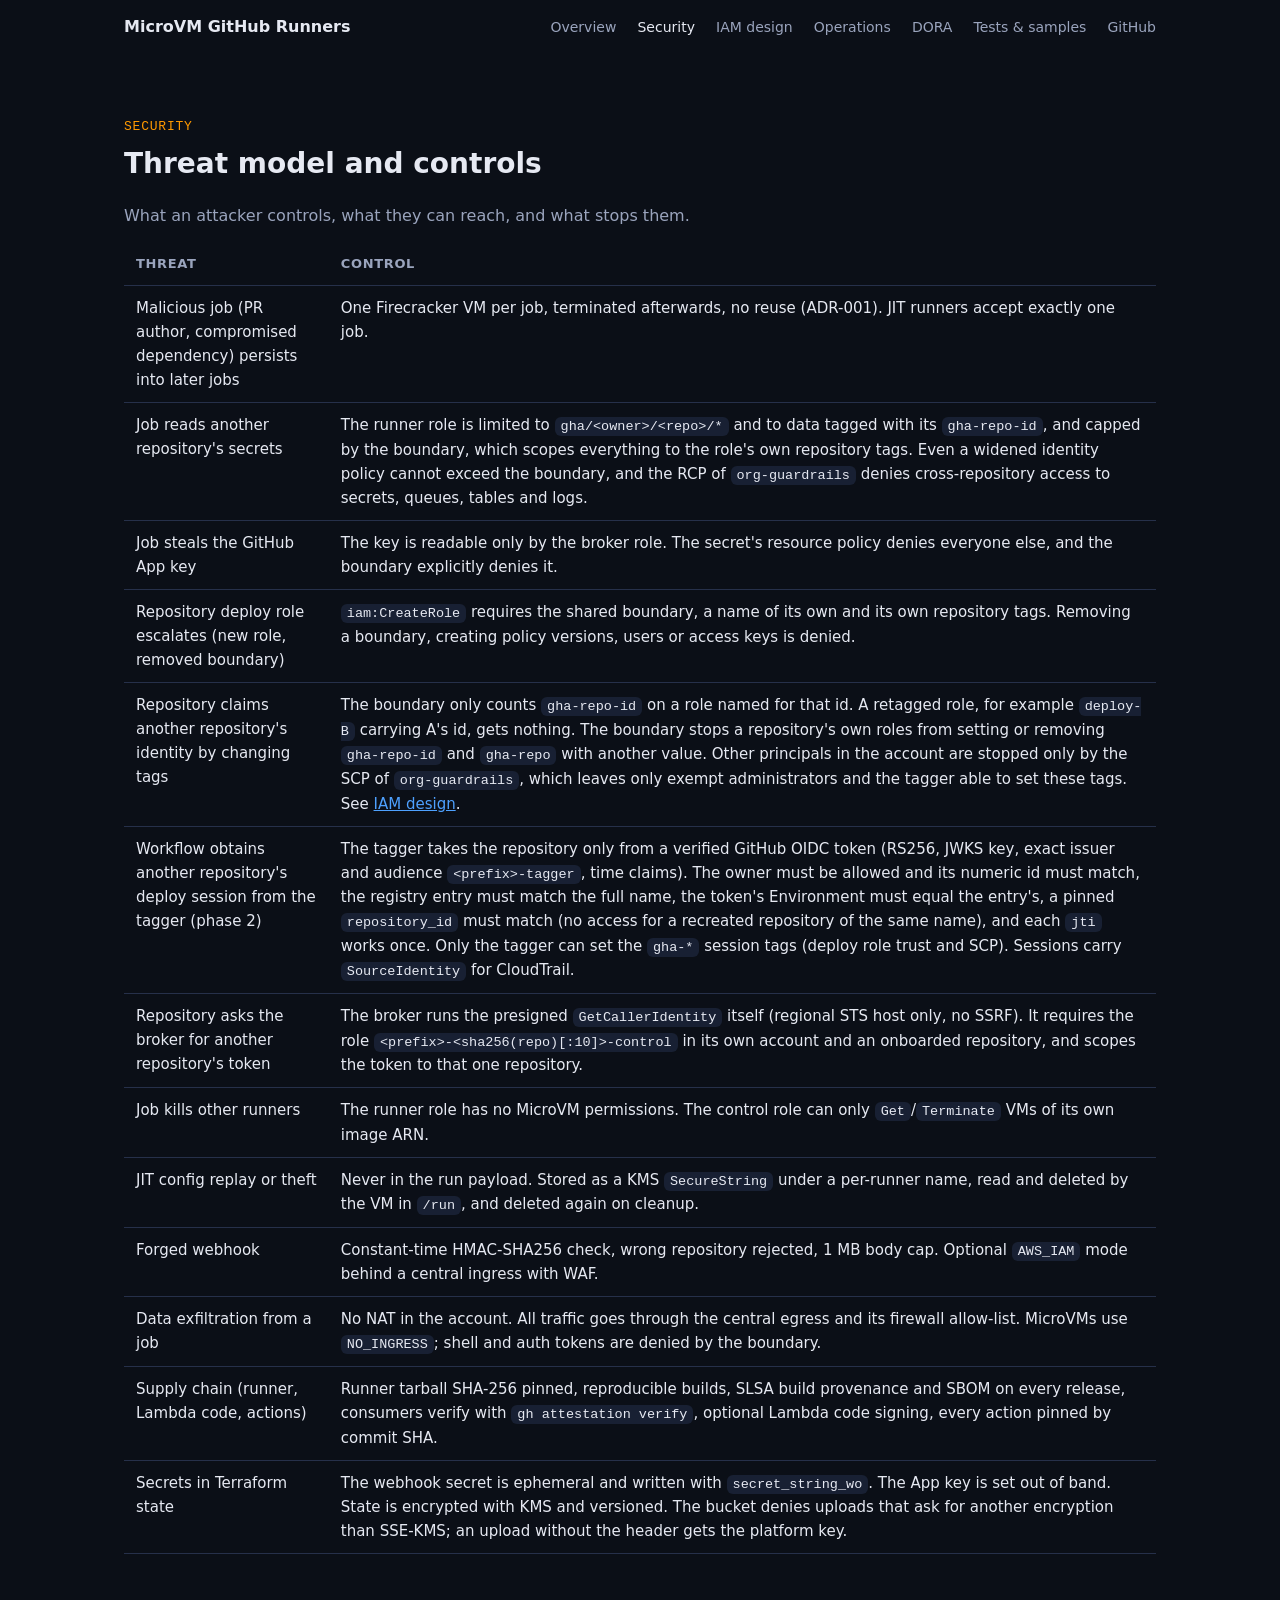
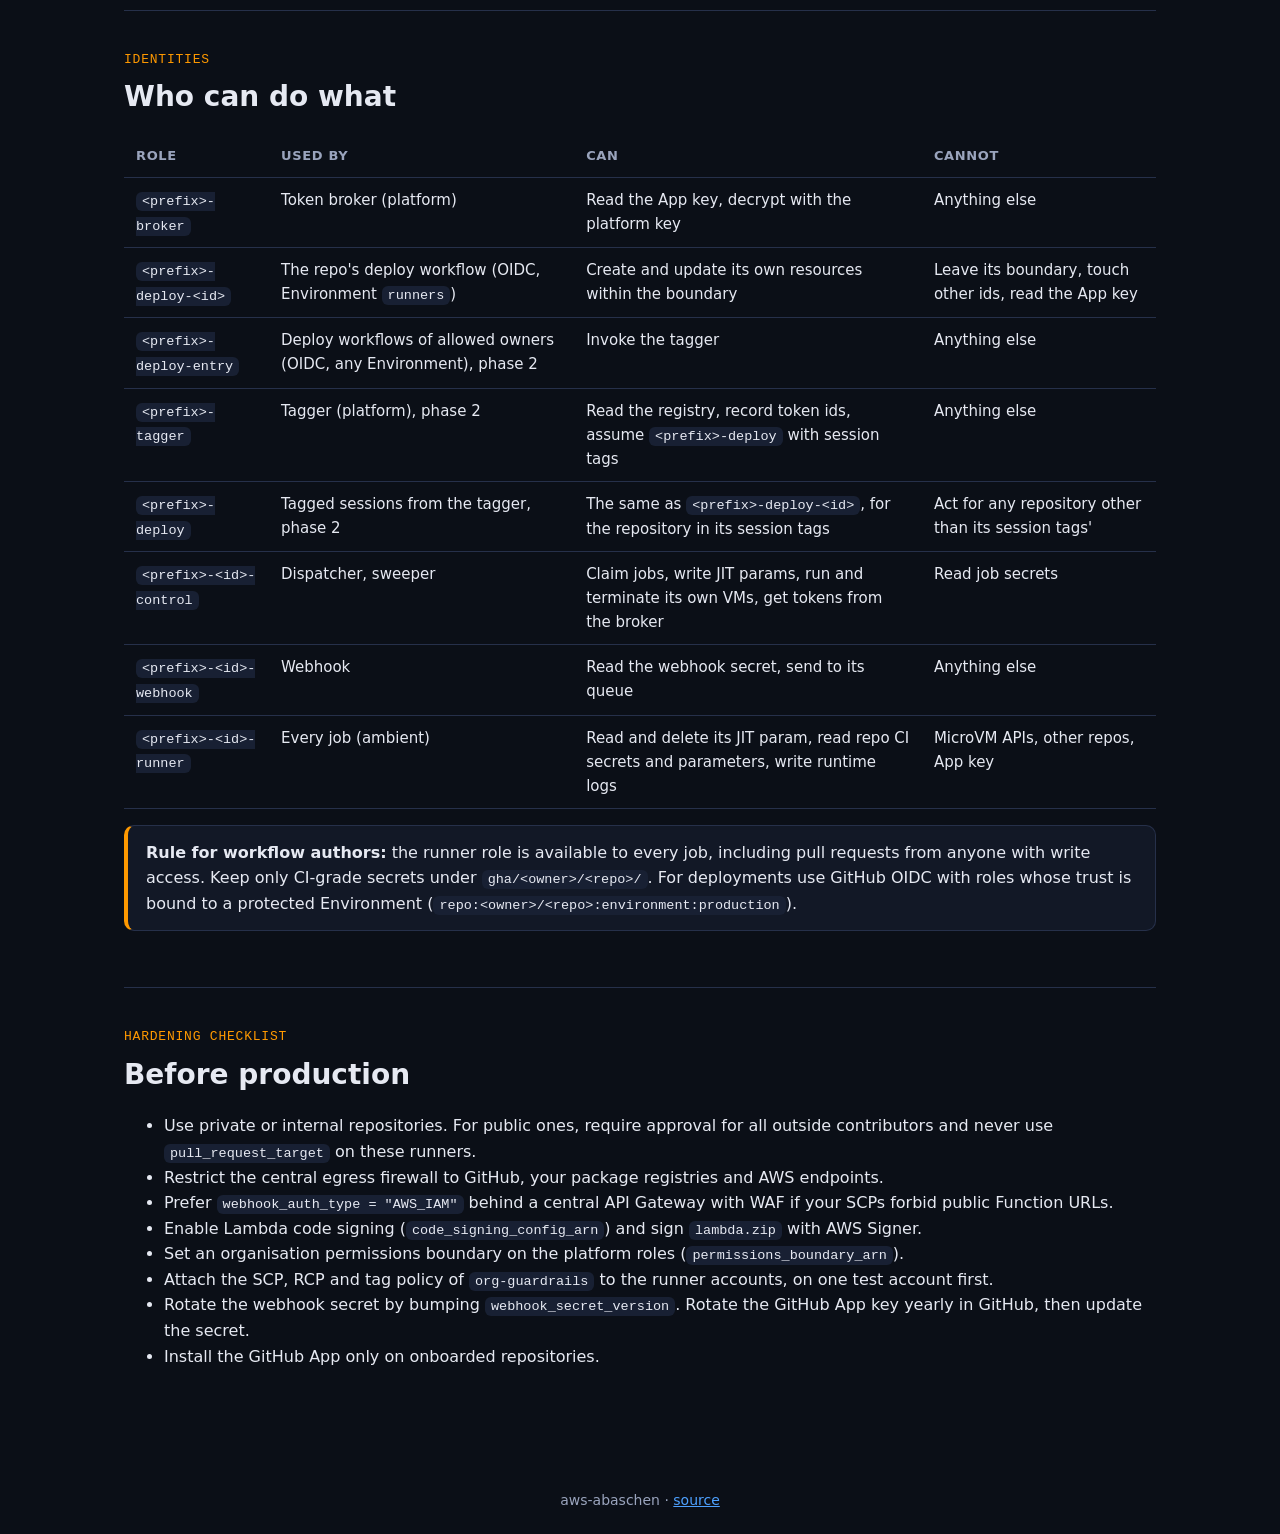
<file: docs/security.html>
<!DOCTYPE html>
<html lang="en">
<head>
<meta charset="utf-8">
<meta name="viewport" content="width=device-width, initial-scale=1">
<title>Security · MicroVM GitHub Runners</title>
<link rel="stylesheet" href="style.css">
</head>
<body>
<div class="topbar">
  <a class="brand" href="index.html">MicroVM GitHub Runners</a>
  <div class="links">
    <a href="index.html">Overview</a>
    <a class="active" href="security.html">Security</a>
    <a href="iam.html">IAM design</a>
    <a href="operations.html">Operations</a>
    <a href="dora.html">DORA</a>
    <a href="testing.html">Tests &amp; samples</a>
    <a href="https://github.com/aws-abaschen/terraform-aws-microvm-github-runners">GitHub</a>
  </div>
</div>
<main>

<section>
  <h2><small>Security</small>Threat model and controls</h2>
  <p class="lead">What an attacker controls, what they can reach, and what stops them.</p>
  <table>
    <tr><th>Threat</th><th>Control</th></tr>
    <tr><td>Malicious job (PR author, compromised dependency) persists into later jobs</td><td>One Firecracker VM per job, terminated afterwards, no reuse (ADR-001). JIT runners accept exactly one job.</td></tr>
    <tr><td>Job reads another repository's secrets</td><td>The runner role is limited to <code>gha/&lt;owner&gt;/&lt;repo&gt;/*</code> and to data tagged with its <code>gha-repo-id</code>, and capped by the boundary, which scopes everything to the role's own repository tags. Even a widened identity policy cannot exceed the boundary, and the RCP of <code>org-guardrails</code> denies cross-repository access to secrets, queues, tables and logs.</td></tr>
    <tr><td>Job steals the GitHub App key</td><td>The key is readable only by the broker role. The secret's resource policy denies everyone else, and the boundary explicitly denies it.</td></tr>
    <tr><td>Repository deploy role escalates (new role, removed boundary)</td><td><code>iam:CreateRole</code> requires the shared boundary, a name of its own and its own repository tags. Removing a boundary, creating policy versions, users or access keys is denied.</td></tr>
    <tr><td>Repository claims another repository's identity by changing tags</td><td>The boundary only counts <code>gha-repo-id</code> on a role named for that id. A retagged role, for example <code>deploy-B</code> carrying A's id, gets nothing. The boundary stops a repository's own roles from setting or removing <code>gha-repo-id</code> and <code>gha-repo</code> with another value. Other principals in the account are stopped only by the SCP of <code>org-guardrails</code>, which leaves only exempt administrators and the tagger able to set these tags. See <a href="iam.html">IAM design</a>.</td></tr>
    <tr><td>Workflow obtains another repository's deploy session from the tagger (phase 2)</td><td>The tagger takes the repository only from a verified GitHub OIDC token (RS256, JWKS key, exact issuer and audience <code>&lt;prefix&gt;-tagger</code>, time claims). The owner must be allowed and its numeric id must match, the registry entry must match the full name, the token's Environment must equal the entry's, a pinned <code>repository_id</code> must match (no access for a recreated repository of the same name), and each <code>jti</code> works once. Only the tagger can set the <code>gha-*</code> session tags (deploy role trust and SCP). Sessions carry <code>SourceIdentity</code> for CloudTrail.</td></tr>
    <tr><td>Repository asks the broker for another repository's token</td><td>The broker runs the presigned <code>GetCallerIdentity</code> itself (regional STS host only, no SSRF). It requires the role <code>&lt;prefix&gt;-&lt;sha256(repo)[:10]&gt;-control</code> in its own account and an onboarded repository, and scopes the token to that one repository.</td></tr>
    <tr><td>Job kills other runners</td><td>The runner role has no MicroVM permissions. The control role can only <code>Get</code>/<code>Terminate</code> VMs of its own image ARN.</td></tr>
    <tr><td>JIT config replay or theft</td><td>Never in the run payload. Stored as a KMS <code>SecureString</code> under a per-runner name, read and deleted by the VM in <code>/run</code>, and deleted again on cleanup.</td></tr>
    <tr><td>Forged webhook</td><td>Constant-time HMAC-SHA256 check, wrong repository rejected, 1 MB body cap. Optional <code>AWS_IAM</code> mode behind a central ingress with WAF.</td></tr>
    <tr><td>Data exfiltration from a job</td><td>No NAT in the account. All traffic goes through the central egress and its firewall allow-list. MicroVMs use <code>NO_INGRESS</code>; shell and auth tokens are denied by the boundary.</td></tr>
    <tr><td>Supply chain (runner, Lambda code, actions)</td><td>Runner tarball SHA-256 pinned, reproducible builds, SLSA build provenance and SBOM on every release, consumers verify with <code>gh attestation verify</code>, optional Lambda code signing, every action pinned by commit SHA.</td></tr>
    <tr><td>Secrets in Terraform state</td><td>The webhook secret is ephemeral and written with <code>secret_string_wo</code>. The App key is set out of band. State is encrypted with KMS and versioned. The bucket denies uploads that ask for another encryption than SSE-KMS; an upload without the header gets the platform key.</td></tr>
  </table>
</section>

<section>
  <h2><small>Identities</small>Who can do what</h2>
  <table>
    <tr><th>Role</th><th>Used by</th><th>Can</th><th>Cannot</th></tr>
    <tr><td><code>&lt;prefix&gt;-broker</code></td><td>Token broker (platform)</td><td>Read the App key, decrypt with the platform key</td><td>Anything else</td></tr>
    <tr><td><code>&lt;prefix&gt;-deploy-&lt;id&gt;</code></td><td>The repo's deploy workflow (OIDC, Environment <code>runners</code>)</td><td>Create and update its own resources within the boundary</td><td>Leave its boundary, touch other ids, read the App key</td></tr>
    <tr><td><code>&lt;prefix&gt;-deploy-entry</code></td><td>Deploy workflows of allowed owners (OIDC, any Environment), phase 2</td><td>Invoke the tagger</td><td>Anything else</td></tr>
    <tr><td><code>&lt;prefix&gt;-tagger</code></td><td>Tagger (platform), phase 2</td><td>Read the registry, record token ids, assume <code>&lt;prefix&gt;-deploy</code> with session tags</td><td>Anything else</td></tr>
    <tr><td><code>&lt;prefix&gt;-deploy</code></td><td>Tagged sessions from the tagger, phase 2</td><td>The same as <code>&lt;prefix&gt;-deploy-&lt;id&gt;</code>, for the repository in its session tags</td><td>Act for any repository other than its session tags'</td></tr>
    <tr><td><code>&lt;prefix&gt;-&lt;id&gt;-control</code></td><td>Dispatcher, sweeper</td><td>Claim jobs, write JIT params, run and terminate its own VMs, get tokens from the broker</td><td>Read job secrets</td></tr>
    <tr><td><code>&lt;prefix&gt;-&lt;id&gt;-webhook</code></td><td>Webhook</td><td>Read the webhook secret, send to its queue</td><td>Anything else</td></tr>
    <tr><td><code>&lt;prefix&gt;-&lt;id&gt;-runner</code></td><td>Every job (ambient)</td><td>Read and delete its JIT param, read repo CI secrets and parameters, write runtime logs</td><td>MicroVM APIs, other repos, App key</td></tr>
  </table>
  <div class="callout"><p><strong>Rule for workflow authors:</strong> the runner role is available to every job, including pull requests from anyone with write access. Keep only CI-grade secrets under <code>gha/&lt;owner&gt;/&lt;repo&gt;/</code>. For deployments use GitHub OIDC with roles whose trust is bound to a protected Environment (<code>repo:&lt;owner&gt;/&lt;repo&gt;:environment:production</code>).</p></div>
</section>

<section>
  <h2><small>Hardening checklist</small>Before production</h2>
  <ul>
    <li>Use private or internal repositories. For public ones, require approval for all outside contributors and never use <code>pull_request_target</code> on these runners.</li>
    <li>Restrict the central egress firewall to GitHub, your package registries and AWS endpoints.</li>
    <li>Prefer <code>webhook_auth_type = "AWS_IAM"</code> behind a central API Gateway with WAF if your SCPs forbid public Function URLs.</li>
    <li>Enable Lambda code signing (<code>code_signing_config_arn</code>) and sign <code>lambda.zip</code> with AWS Signer.</li>
    <li>Set an organisation permissions boundary on the platform roles (<code>permissions_boundary_arn</code>).</li>
    <li>Attach the SCP, RCP and tag policy of <code>org-guardrails</code> to the runner accounts, on one test account first.</li>
    <li>Rotate the webhook secret by bumping <code>webhook_secret_version</code>. Rotate the GitHub App key yearly in GitHub, then update the secret.</li>
    <li>Install the GitHub App only on onboarded repositories.</li>
  </ul>
</section>

</main>
<footer>aws-abaschen · <a href="https://github.com/aws-abaschen/terraform-aws-microvm-github-runners">source</a></footer>
</body>
</html>
</file>
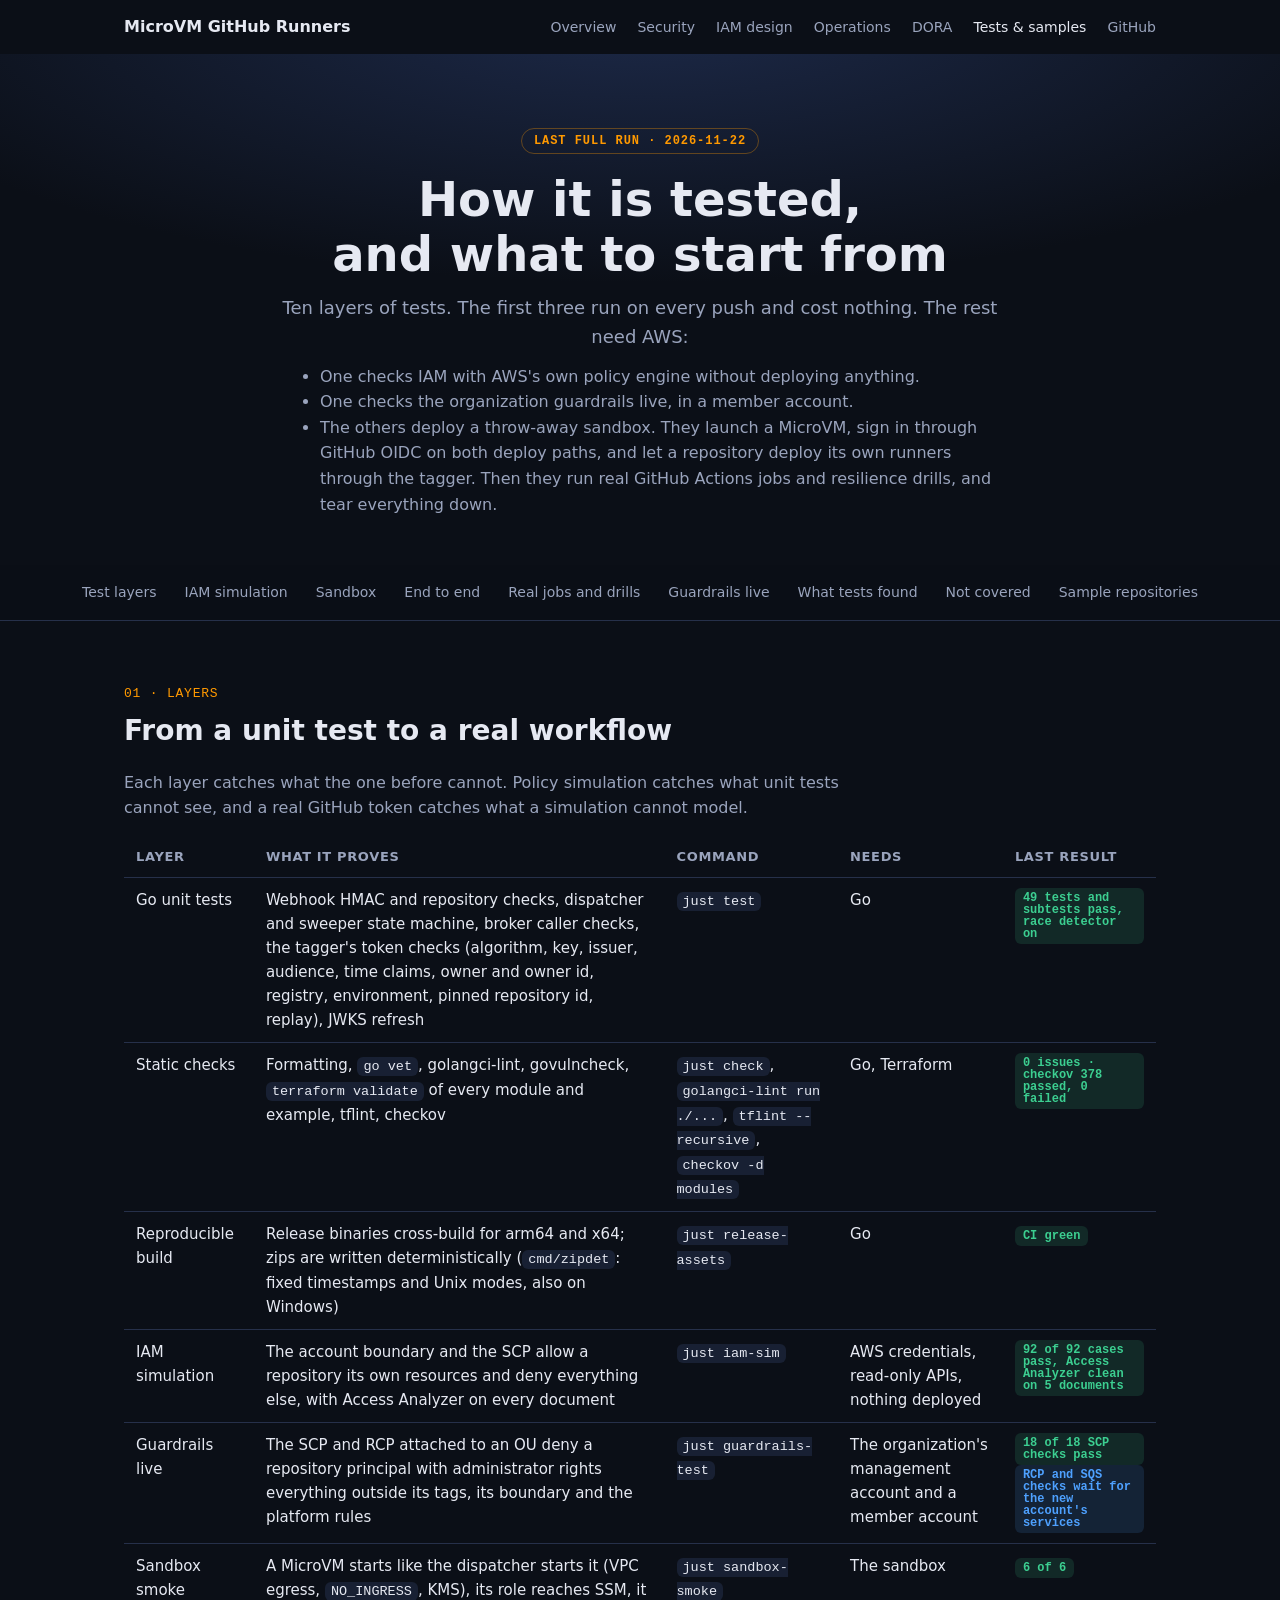
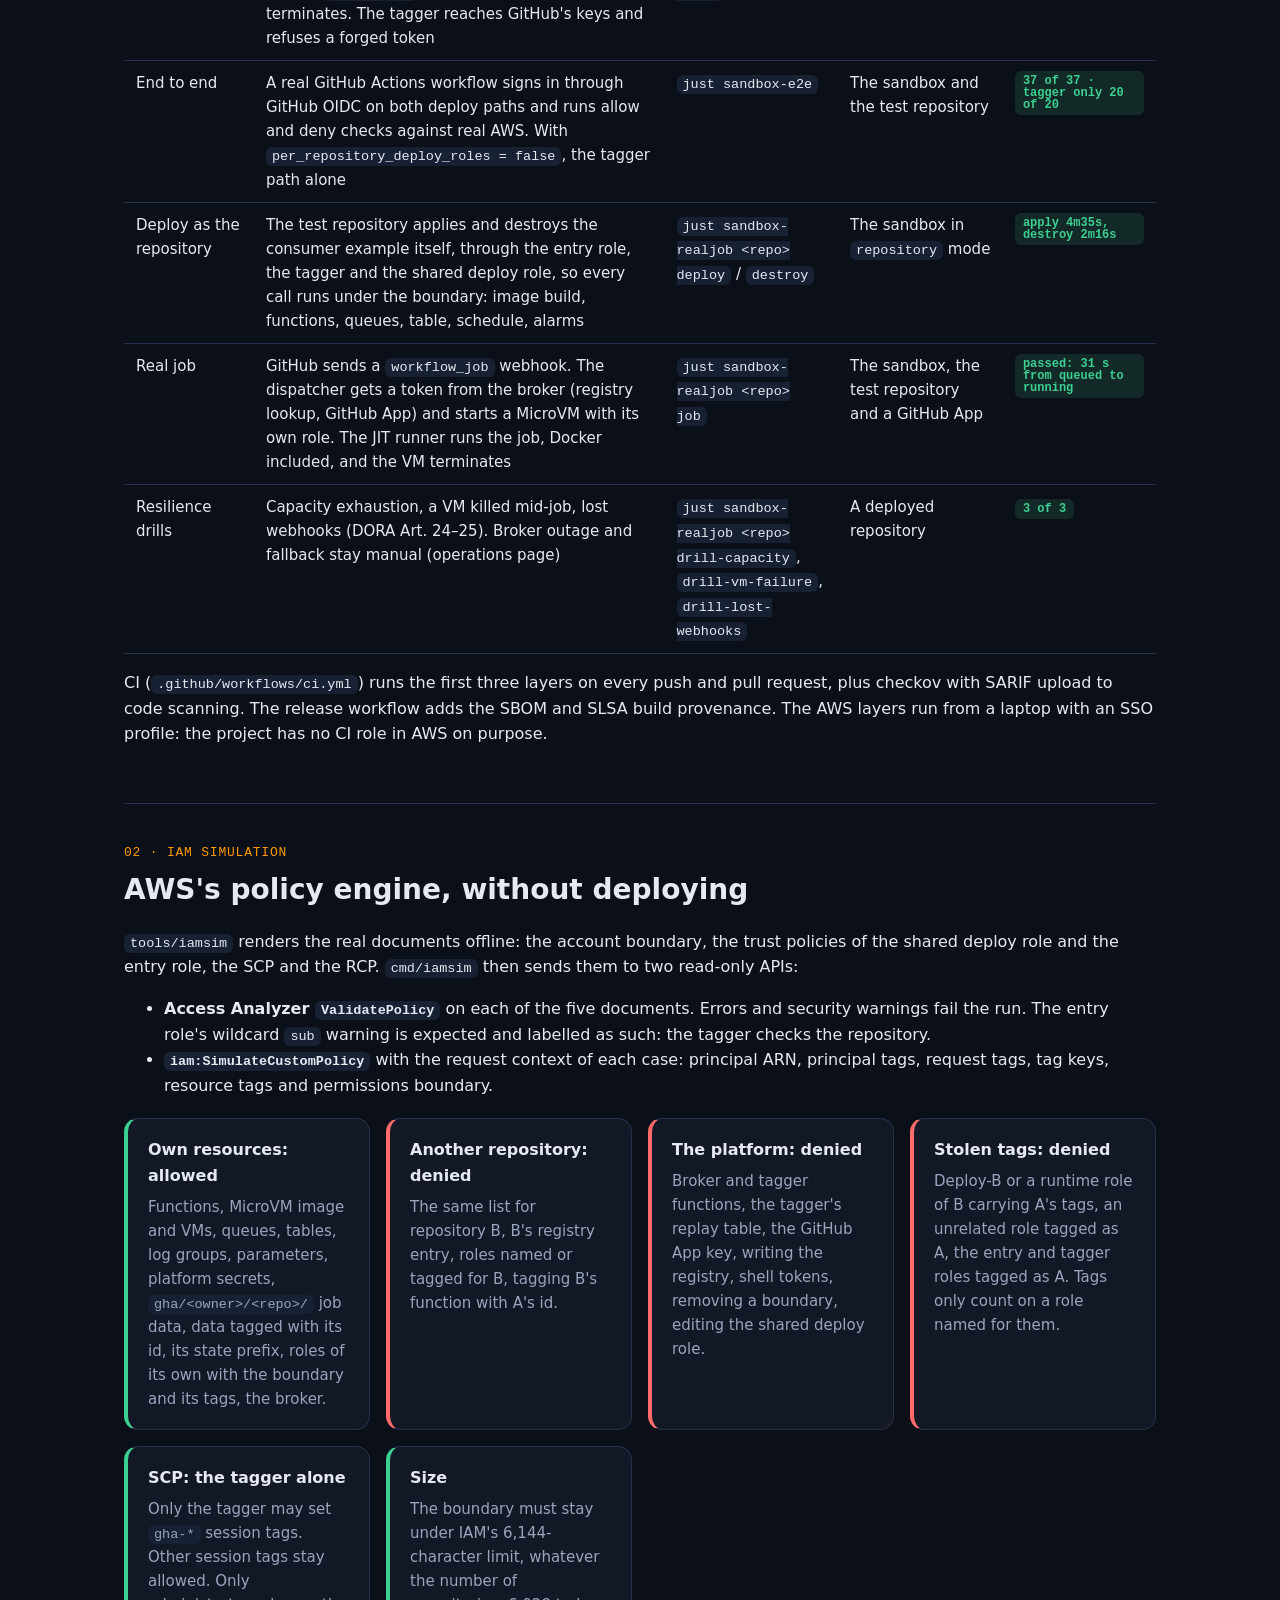
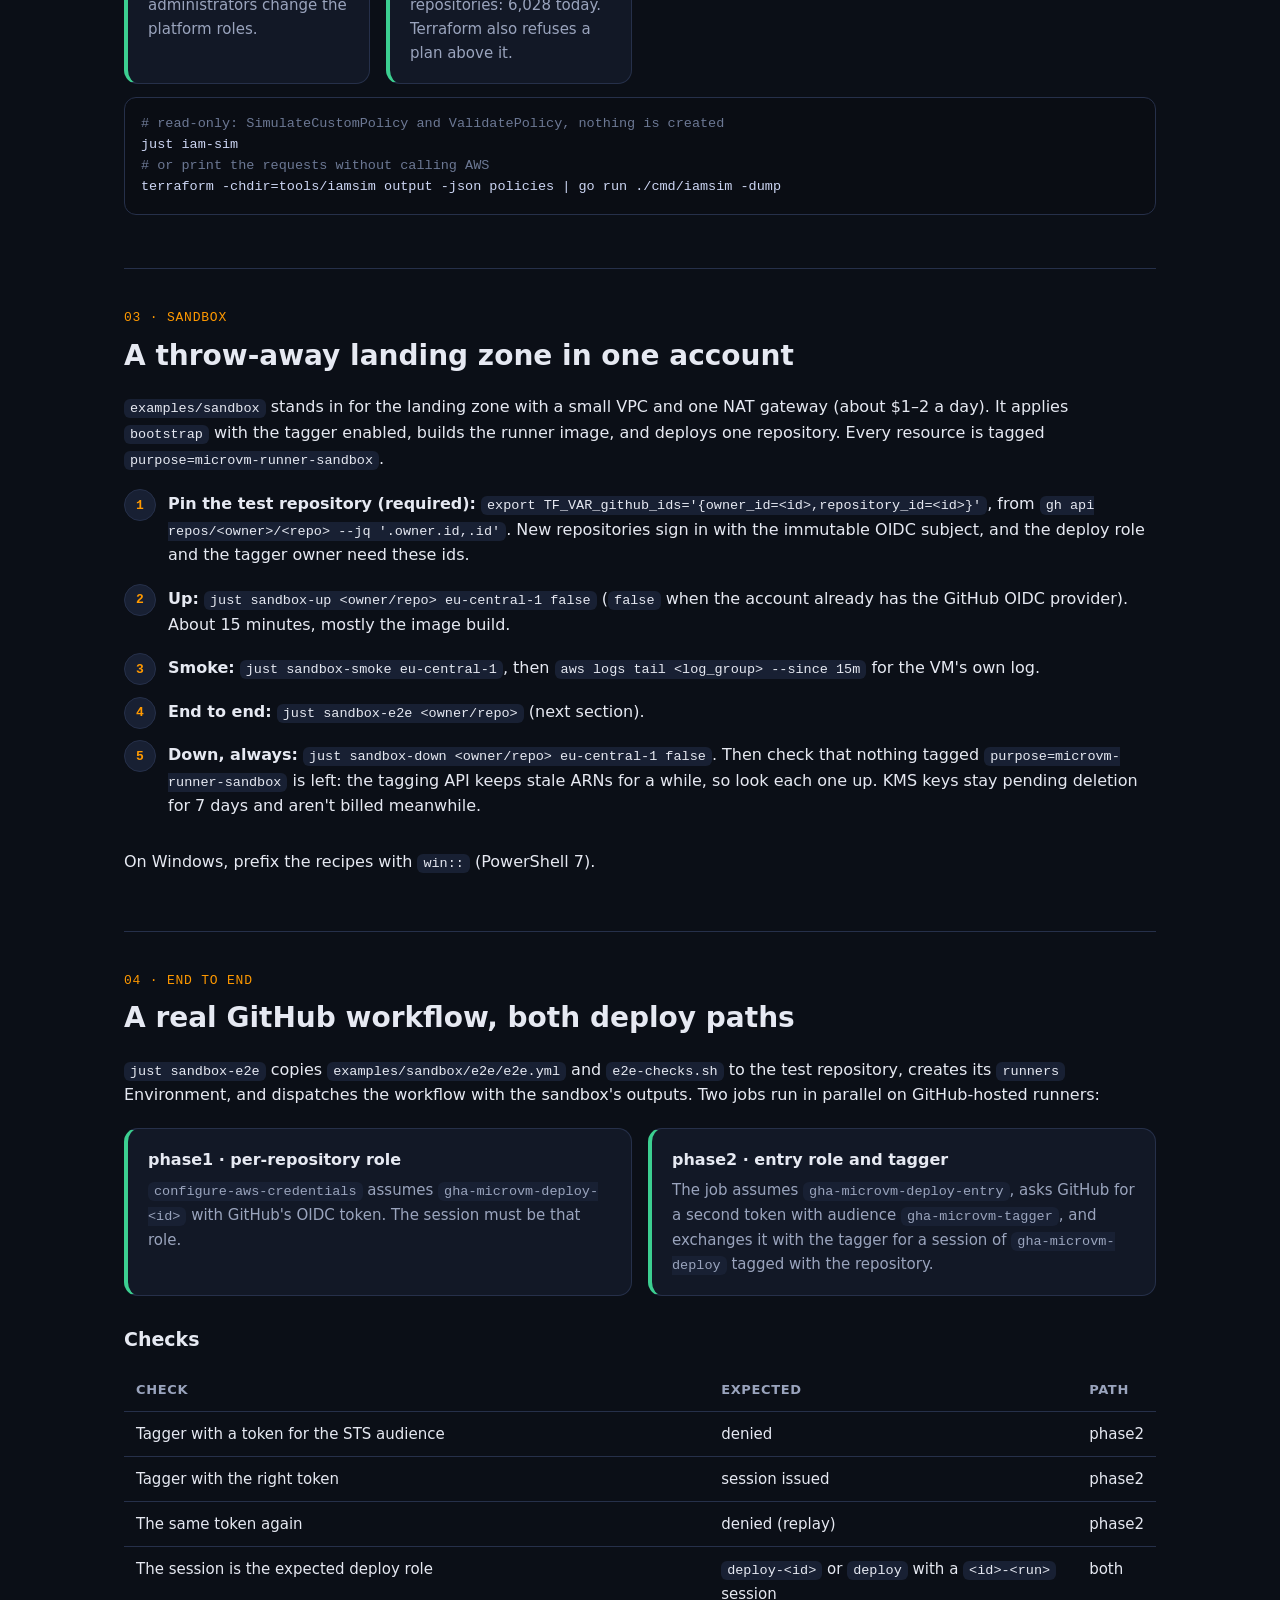
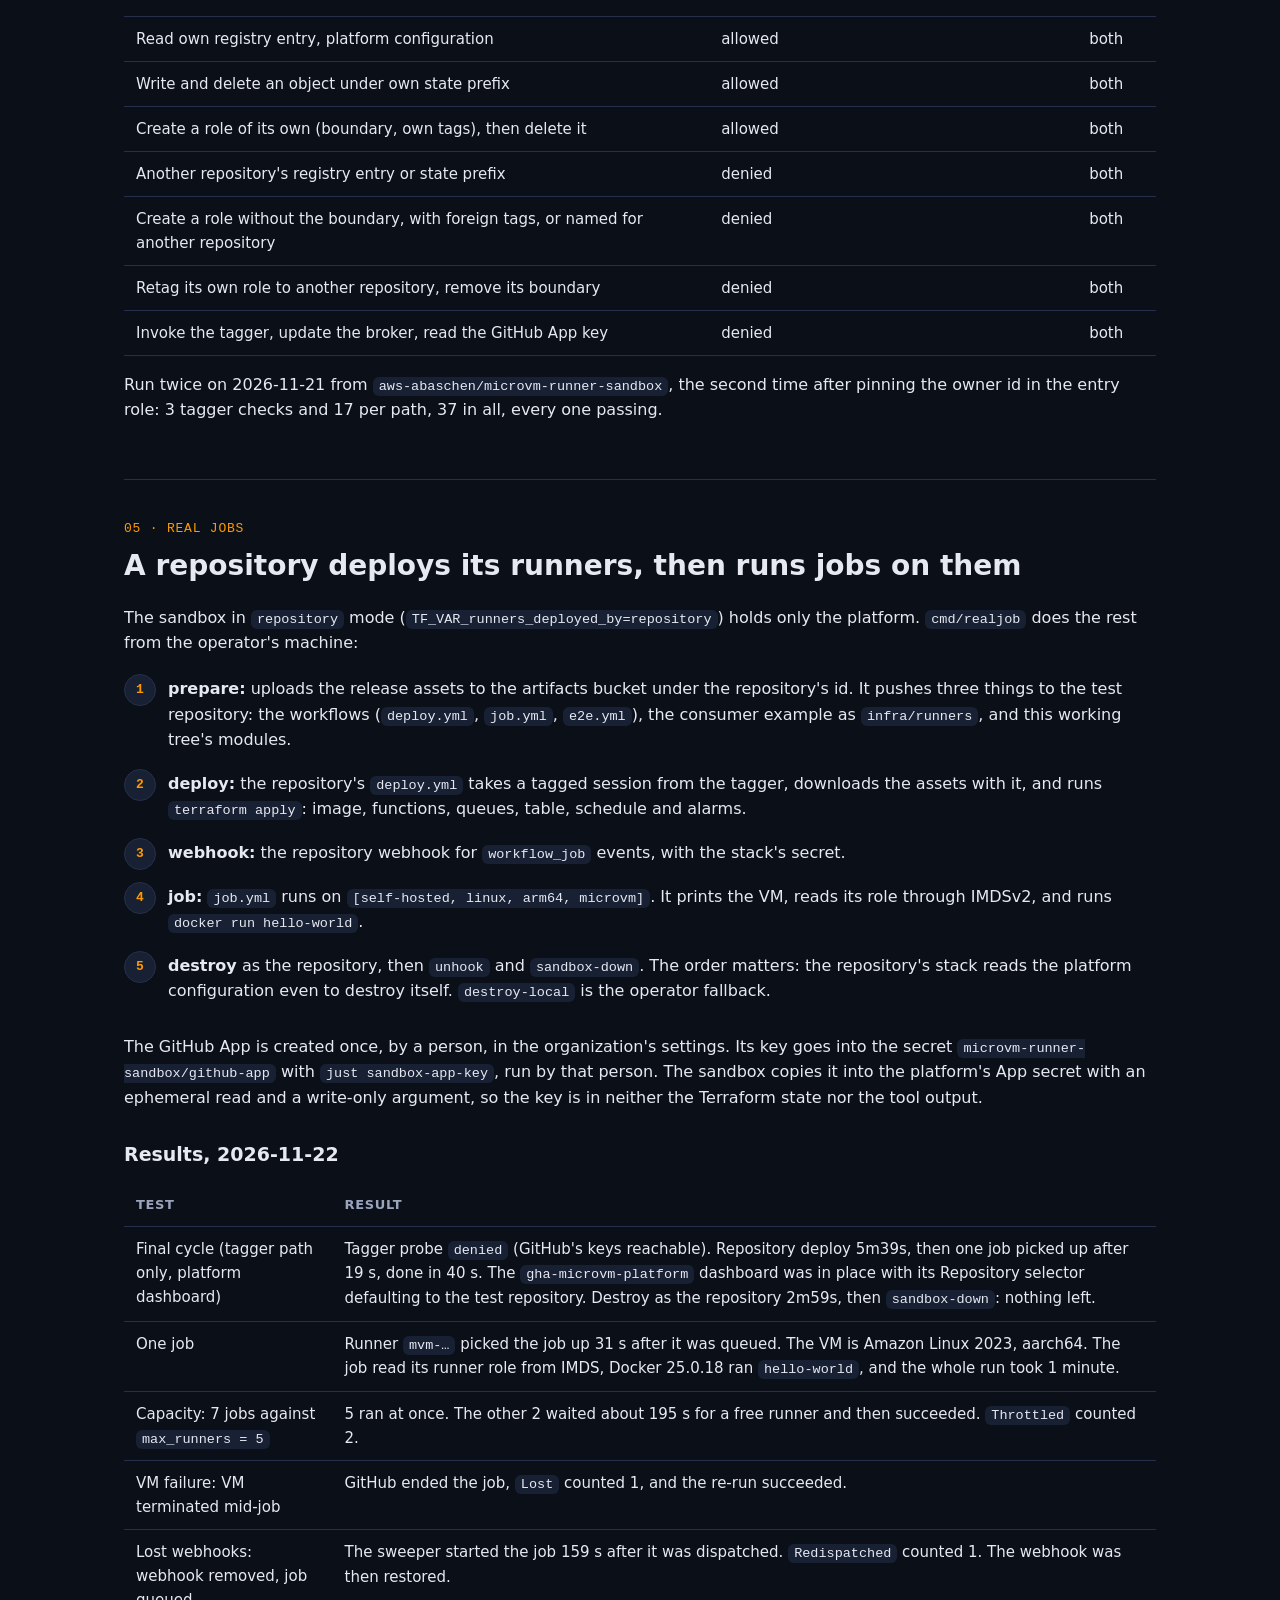
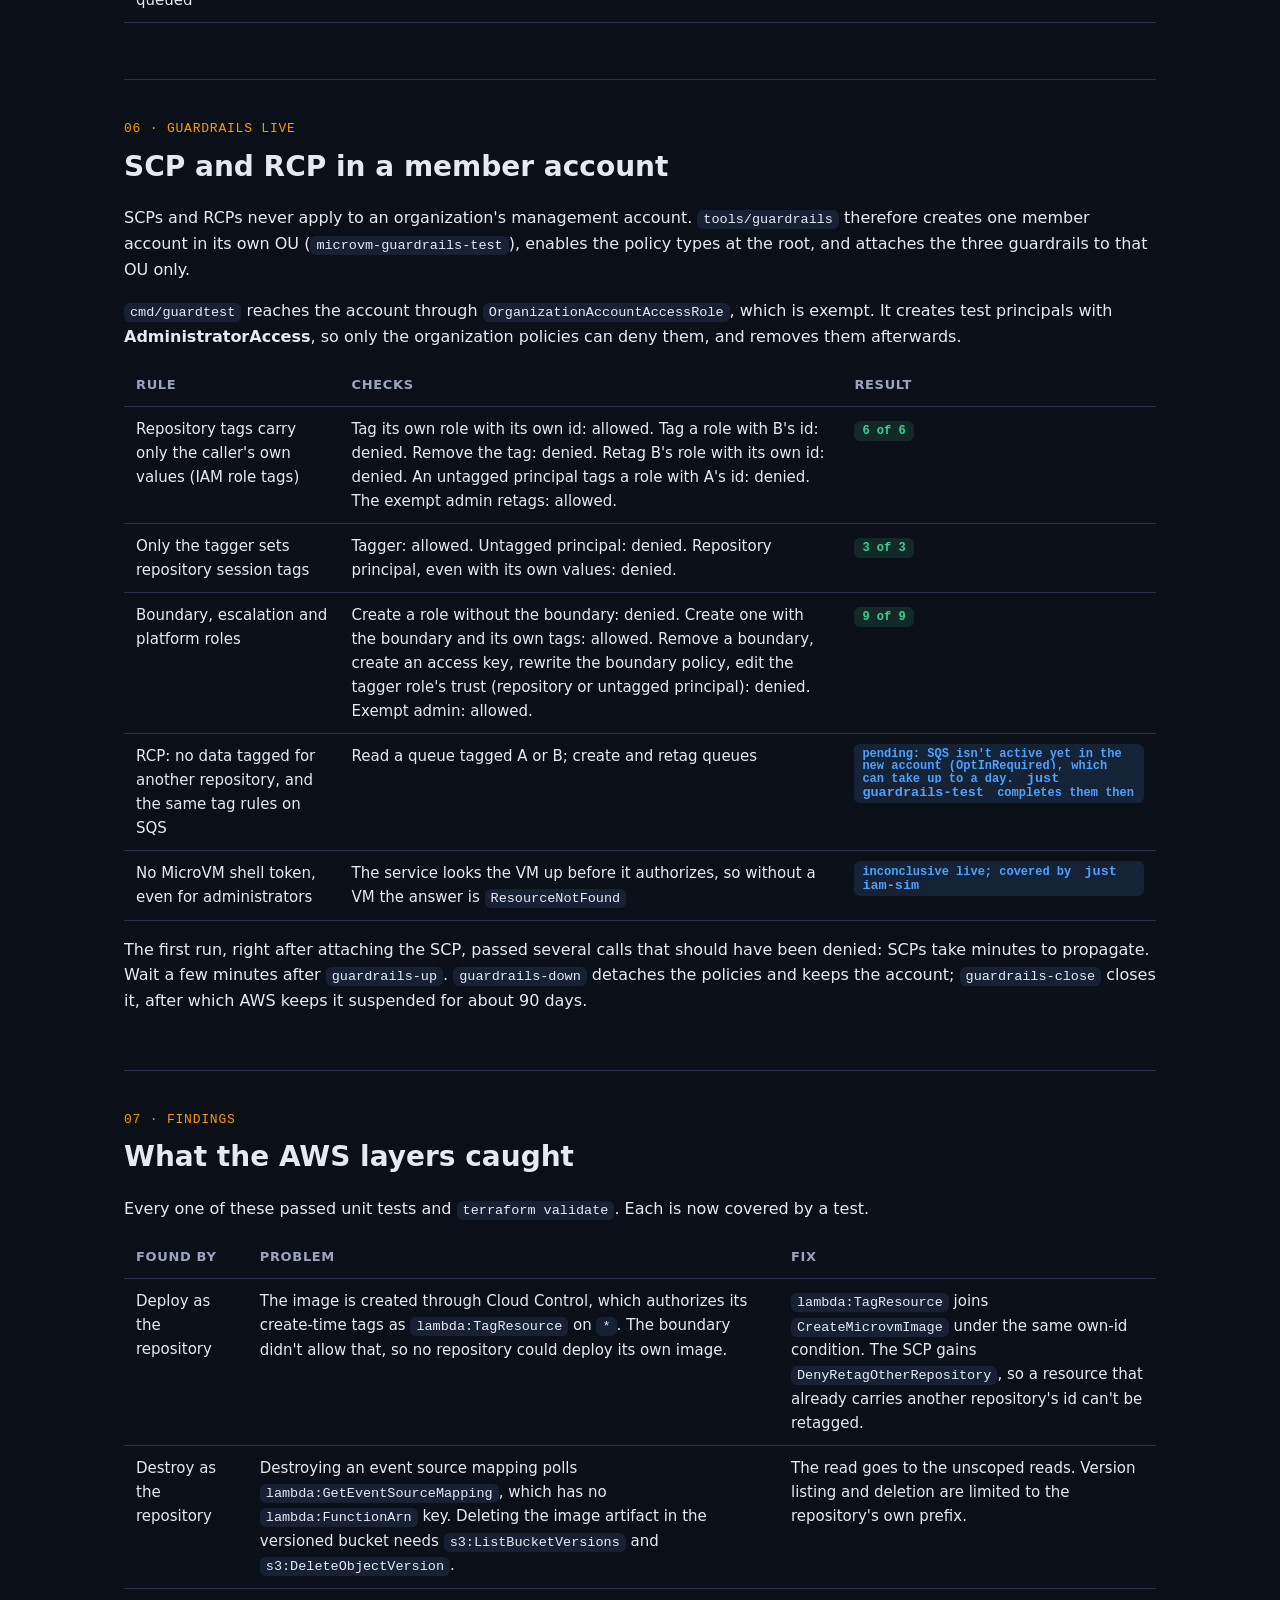
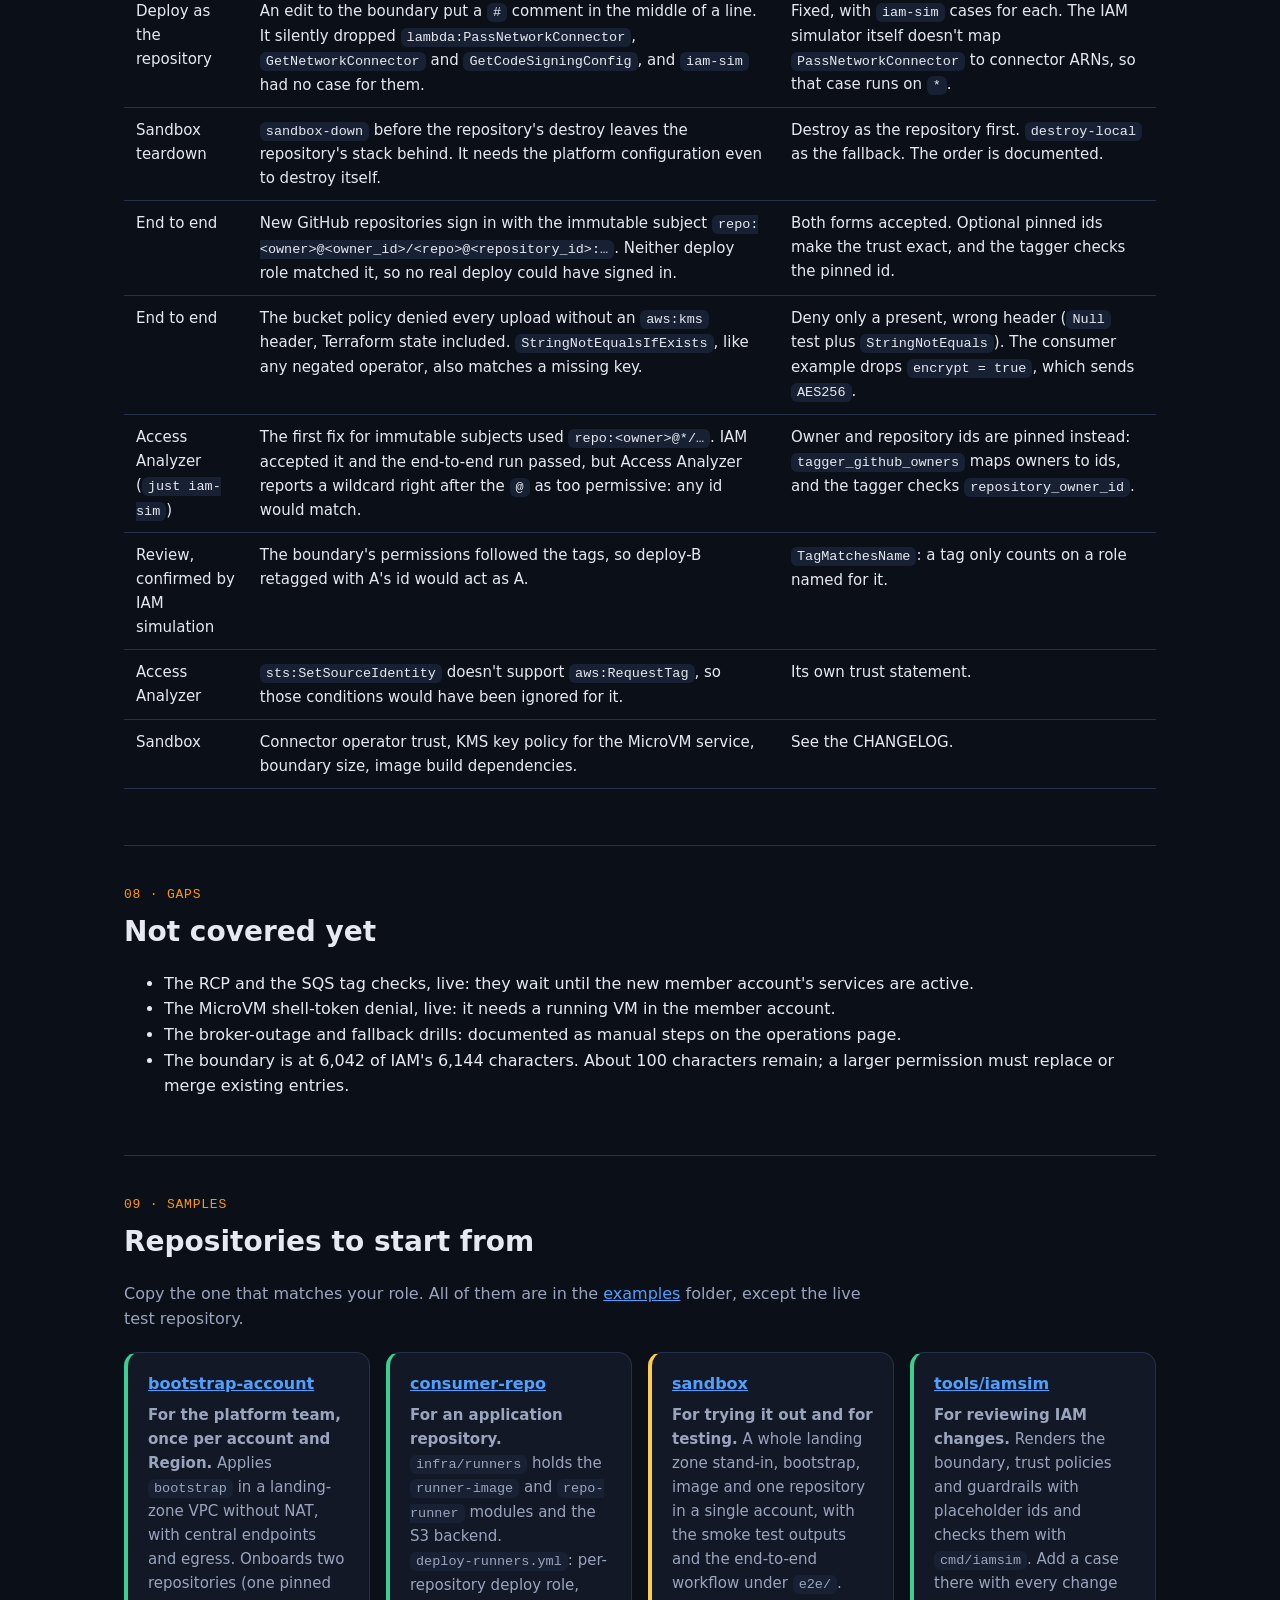
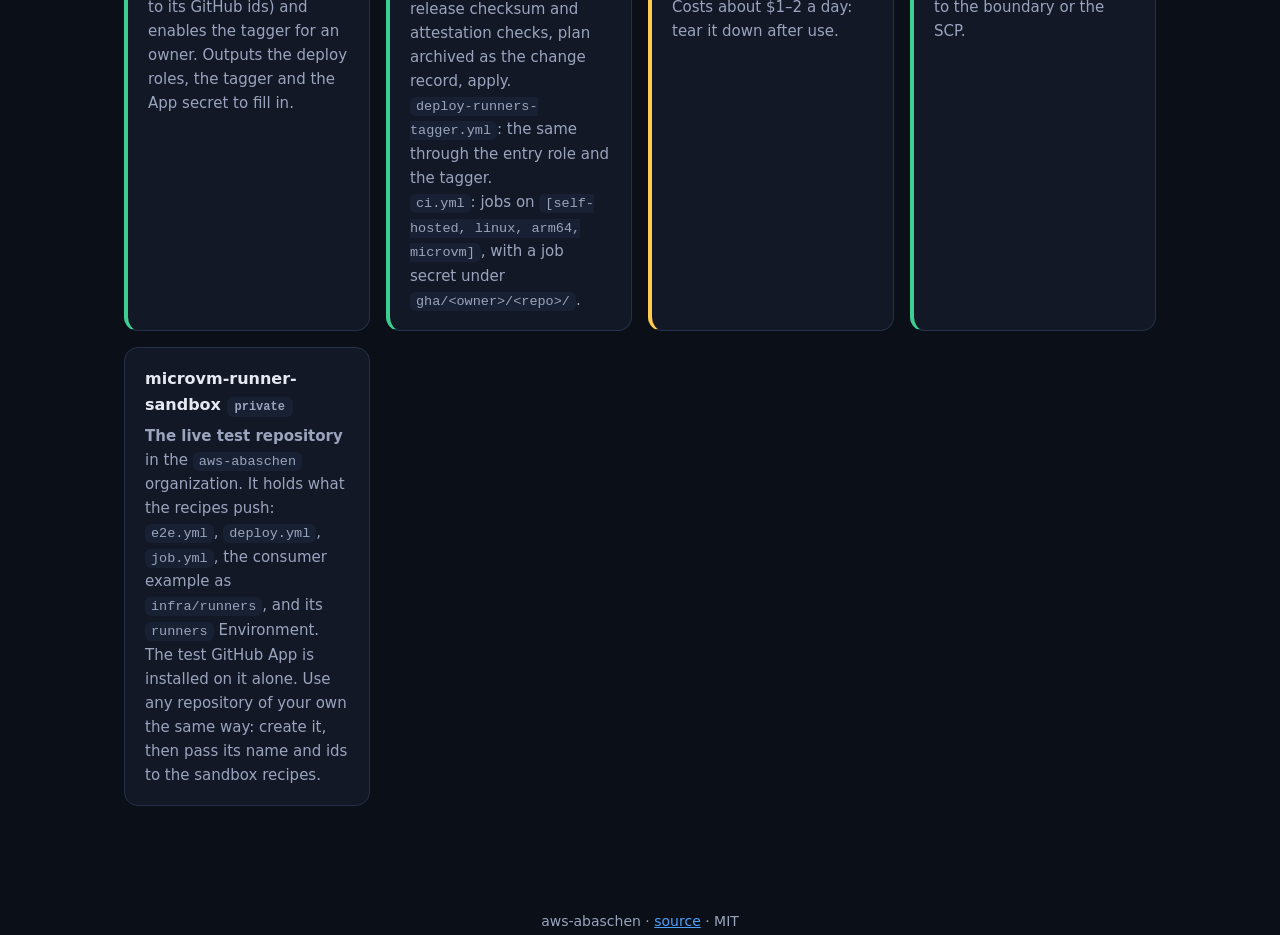
<file: docs/testing.html>
<!DOCTYPE html>
<html lang="en">
<head>
<meta charset="utf-8">
<meta name="viewport" content="width=device-width, initial-scale=1">
<title>Tests &amp; samples · MicroVM GitHub Runners</title>
<meta name="description" content="How MicroVM GitHub Runners is tested, from unit tests to a real GitHub workflow against AWS, and the sample repositories to start from.">
<link rel="stylesheet" href="style.css">
</head>
<body>

<div class="topbar">
  <a class="brand" href="index.html">MicroVM GitHub Runners</a>
  <div class="links">
    <a href="index.html">Overview</a>
    <a href="security.html">Security</a>
    <a href="iam.html">IAM design</a>
    <a href="operations.html">Operations</a>
    <a href="dora.html">DORA</a>
    <a class="active" href="testing.html">Tests &amp; samples</a>
    <a href="https://github.com/aws-abaschen/terraform-aws-microvm-github-runners">GitHub</a>
  </div>
</div>

<header>
  <span class="tag">Last full run · 2026-11-22</span>
  <h1>How it is tested,<br>and what to start from</h1>
  <p>Ten layers of tests. The first three run on every push and cost nothing. The rest need AWS:</p>
  <ul>
    <li>One checks IAM with AWS's own policy engine without deploying anything.</li>
    <li>One checks the organization guardrails live, in a member account.</li>
    <li>The others deploy a throw-away sandbox. They launch a MicroVM, sign in through GitHub OIDC on both deploy paths, and let a repository deploy its own runners through the tagger. Then they run real GitHub Actions jobs and resilience drills, and tear everything down.</li>
  </ul>
</header>

<nav><ul>
  <li><a href="#layers">Test layers</a></li>
  <li><a href="#iam">IAM simulation</a></li>
  <li><a href="#sandbox">Sandbox</a></li>
  <li><a href="#e2e">End to end</a></li>
  <li><a href="#realjob">Real jobs and drills</a></li>
  <li><a href="#guardrails">Guardrails live</a></li>
  <li><a href="#found">What tests found</a></li>
  <li><a href="#gaps">Not covered</a></li>
  <li><a href="#samples">Sample repositories</a></li>
</ul></nav>

<main>

<!-- ============================== LAYERS ============================== -->
<section id="layers">
  <h2><small>01 · Layers</small>From a unit test to a real workflow</h2>
  <p class="lead">Each layer catches what the one before cannot. Policy simulation catches what unit tests cannot see, and a real GitHub token catches what a simulation cannot model.</p>
  <table>
    <tr><th>Layer</th><th>What it proves</th><th>Command</th><th>Needs</th><th>Last result</th></tr>
    <tr><td>Go unit tests</td><td>Webhook HMAC and repository checks, dispatcher and sweeper state machine, broker caller checks, the tagger's token checks (algorithm, key, issuer, audience, time claims, owner and owner id, registry, environment, pinned repository id, replay), JWKS refresh</td><td><code>just test</code></td><td>Go</td><td><span class="status ok">49 tests and subtests pass, race detector on</span></td></tr>
    <tr><td>Static checks</td><td>Formatting, <code>go vet</code>, golangci-lint, govulncheck, <code>terraform validate</code> of every module and example, tflint, checkov</td><td><code>just check</code>, <code>golangci-lint run ./...</code>, <code>tflint --recursive</code>, <code>checkov -d modules</code></td><td>Go, Terraform</td><td><span class="status ok">0 issues · checkov 378 passed, 0 failed</span></td></tr>
    <tr><td>Reproducible build</td><td>Release binaries cross-build for arm64 and x64; zips are written deterministically (<code>cmd/zipdet</code>: fixed timestamps and Unix modes, also on Windows)</td><td><code>just release-assets</code></td><td>Go</td><td><span class="status ok">CI green</span></td></tr>
    <tr><td>IAM simulation</td><td>The account boundary and the SCP allow a repository its own resources and deny everything else, with Access Analyzer on every document</td><td><code>just iam-sim</code></td><td>AWS credentials, read-only APIs, nothing deployed</td><td><span class="status ok">92 of 92 cases pass, Access Analyzer clean on 5 documents</span></td></tr>
    <tr><td>Guardrails live</td><td>The SCP and RCP attached to an OU deny a repository principal with administrator rights everything outside its tags, its boundary and the platform rules</td><td><code>just guardrails-test</code></td><td>The organization's management account and a member account</td><td><span class="status ok">18 of 18 SCP checks pass</span> <span class="status todo">RCP and SQS checks wait for the new account's services</span></td></tr>
    <tr><td>Sandbox smoke</td><td>A MicroVM starts like the dispatcher starts it (VPC egress, <code>NO_INGRESS</code>, KMS), its role reaches SSM, it terminates. The tagger reaches GitHub's keys and refuses a forged token</td><td><code>just sandbox-smoke</code></td><td>The sandbox</td><td><span class="status ok">6 of 6</span></td></tr>
    <tr><td>End to end</td><td>A real GitHub Actions workflow signs in through GitHub OIDC on both deploy paths and runs allow and deny checks against real AWS. With <code>per_repository_deploy_roles = false</code>, the tagger path alone</td><td><code>just sandbox-e2e</code></td><td>The sandbox and the test repository</td><td><span class="status ok">37 of 37 · tagger only 20 of 20</span></td></tr>
    <tr><td>Deploy as the repository</td><td>The test repository applies and destroys the consumer example itself, through the entry role, the tagger and the shared deploy role, so every call runs under the boundary: image build, functions, queues, table, schedule, alarms</td><td><code>just sandbox-realjob &lt;repo&gt; deploy</code> / <code>destroy</code></td><td>The sandbox in <code>repository</code> mode</td><td><span class="status ok">apply 4m35s, destroy 2m16s</span></td></tr>
    <tr><td>Real job</td><td>GitHub sends a <code>workflow_job</code> webhook. The dispatcher gets a token from the broker (registry lookup, GitHub App) and starts a MicroVM with its own role. The JIT runner runs the job, Docker included, and the VM terminates</td><td><code>just sandbox-realjob &lt;repo&gt; job</code></td><td>The sandbox, the test repository and a GitHub App</td><td><span class="status ok">passed: 31 s from queued to running</span></td></tr>
    <tr><td>Resilience drills</td><td>Capacity exhaustion, a VM killed mid-job, lost webhooks (DORA Art. 24–25). Broker outage and fallback stay manual (operations page)</td><td><code>just sandbox-realjob &lt;repo&gt; drill-capacity</code>, <code>drill-vm-failure</code>, <code>drill-lost-webhooks</code></td><td>A deployed repository</td><td><span class="status ok">3 of 3</span></td></tr>
  </table>
  <p>CI (<code>.github/workflows/ci.yml</code>) runs the first three layers on every push and pull request, plus checkov with SARIF upload to code scanning. The release workflow adds the SBOM and SLSA build provenance. The AWS layers run from a laptop with an SSO profile: the project has no CI role in AWS on purpose.</p>
</section>

<!-- ============================== IAM ============================== -->
<section id="iam">
  <h2><small>02 · IAM simulation</small>AWS's policy engine, without deploying</h2>
  <p><code>tools/iamsim</code> renders the real documents offline: the account boundary, the trust policies of the shared deploy role and the entry role, the SCP and the RCP. <code>cmd/iamsim</code> then sends them to two read-only APIs:</p>
  <ul>
    <li><strong>Access Analyzer <code>ValidatePolicy</code></strong> on each of the five documents. Errors and security warnings fail the run. The entry role's wildcard <code>sub</code> warning is expected and labelled as such: the tagger checks the repository.</li>
    <li><strong><code>iam:SimulateCustomPolicy</code></strong> with the request context of each case: principal ARN, principal tags, request tags, tag keys, resource tags and permissions boundary.</li>
  </ul>
  <div class="grid">
    <div class="card ok"><h4>Own resources: allowed</h4><p>Functions, MicroVM image and VMs, queues, tables, log groups, parameters, platform secrets, <code>gha/&lt;owner&gt;/&lt;repo&gt;/</code> job data, data tagged with its id, its state prefix, roles of its own with the boundary and its tags, the broker.</p></div>
    <div class="card bad"><h4>Another repository: denied</h4><p>The same list for repository B, B's registry entry, roles named or tagged for B, tagging B's function with A's id.</p></div>
    <div class="card bad"><h4>The platform: denied</h4><p>Broker and tagger functions, the tagger's replay table, the GitHub App key, writing the registry, shell tokens, removing a boundary, editing the shared deploy role.</p></div>
    <div class="card bad"><h4>Stolen tags: denied</h4><p>Deploy-B or a runtime role of B carrying A's tags, an unrelated role tagged as A, the entry and tagger roles tagged as A. Tags only count on a role named for them.</p></div>
    <div class="card ok"><h4>SCP: the tagger alone</h4><p>Only the tagger may set <code>gha-*</code> session tags. Other session tags stay allowed. Only administrators change the platform roles.</p></div>
    <div class="card ok"><h4>Size</h4><p>The boundary must stay under IAM's 6,144-character limit, whatever the number of repositories: 6,028 today. Terraform also refuses a plan above it.</p></div>
  </div>
<pre><span class="c"># read-only: SimulateCustomPolicy and ValidatePolicy, nothing is created</span>
just iam-sim
<span class="c"># or print the requests without calling AWS</span>
terraform -chdir=tools/iamsim output -json policies | go run ./cmd/iamsim -dump</pre>
</section>

<!-- ============================== SANDBOX ============================== -->
<section id="sandbox">
  <h2><small>03 · Sandbox</small>A throw-away landing zone in one account</h2>
  <p><code>examples/sandbox</code> stands in for the landing zone with a small VPC and one NAT gateway (about $1–2 a day). It applies <code>bootstrap</code> with the tagger enabled, builds the runner image, and deploys one repository. Every resource is tagged <code>purpose=microvm-runner-sandbox</code>.</p>
  <ol class="steps">
    <li><strong>Pin the test repository (required):</strong> <code>export TF_VAR_github_ids='{owner_id=&lt;id&gt;,repository_id=&lt;id&gt;}'</code>, from <code>gh api repos/&lt;owner&gt;/&lt;repo&gt; --jq '.owner.id,.id'</code>. New repositories sign in with the immutable OIDC subject, and the deploy role and the tagger owner need these ids.</li>
    <li><strong>Up:</strong> <code>just sandbox-up &lt;owner/repo&gt; eu-central-1 false</code> (<code>false</code> when the account already has the GitHub OIDC provider). About 15 minutes, mostly the image build.</li>
    <li><strong>Smoke:</strong> <code>just sandbox-smoke eu-central-1</code>, then <code>aws logs tail &lt;log_group&gt; --since 15m</code> for the VM's own log.</li>
    <li><strong>End to end:</strong> <code>just sandbox-e2e &lt;owner/repo&gt;</code> (next section).</li>
    <li><strong>Down, always:</strong> <code>just sandbox-down &lt;owner/repo&gt; eu-central-1 false</code>. Then check that nothing tagged <code>purpose=microvm-runner-sandbox</code> is left: the tagging API keeps stale ARNs for a while, so look each one up. KMS keys stay pending deletion for 7 days and aren't billed meanwhile.</li>
  </ol>
  <p>On Windows, prefix the recipes with <code>win::</code> (PowerShell 7).</p>
</section>

<!-- ============================== E2E ============================== -->
<section id="e2e">
  <h2><small>04 · End to end</small>A real GitHub workflow, both deploy paths</h2>
  <p><code>just sandbox-e2e</code> copies <code>examples/sandbox/e2e/e2e.yml</code> and <code>e2e-checks.sh</code> to the test repository, creates its <code>runners</code> Environment, and dispatches the workflow with the sandbox's outputs. Two jobs run in parallel on GitHub-hosted runners:</p>
  <div class="grid">
    <div class="card ok"><h4>phase1 · per-repository role</h4><p><code>configure-aws-credentials</code> assumes <code>gha-microvm-deploy-&lt;id&gt;</code> with GitHub's OIDC token. The session must be that role.</p></div>
    <div class="card ok"><h4>phase2 · entry role and tagger</h4><p>The job assumes <code>gha-microvm-deploy-entry</code>, asks GitHub for a second token with audience <code>gha-microvm-tagger</code>, and exchanges it with the tagger for a session of <code>gha-microvm-deploy</code> tagged with the repository.</p></div>
  </div>
  <h3>Checks</h3>
  <table>
    <tr><th>Check</th><th>Expected</th><th>Path</th></tr>
    <tr><td>Tagger with a token for the STS audience</td><td>denied</td><td>phase2</td></tr>
    <tr><td>Tagger with the right token</td><td>session issued</td><td>phase2</td></tr>
    <tr><td>The same token again</td><td>denied (replay)</td><td>phase2</td></tr>
    <tr><td>The session is the expected deploy role</td><td><code>deploy-&lt;id&gt;</code> or <code>deploy</code> with a <code>&lt;id&gt;-&lt;run&gt;</code> session</td><td>both</td></tr>
    <tr><td>Read own registry entry, platform configuration</td><td>allowed</td><td>both</td></tr>
    <tr><td>Write and delete an object under own state prefix</td><td>allowed</td><td>both</td></tr>
    <tr><td>Create a role of its own (boundary, own tags), then delete it</td><td>allowed</td><td>both</td></tr>
    <tr><td>Another repository's registry entry or state prefix</td><td>denied</td><td>both</td></tr>
    <tr><td>Create a role without the boundary, with foreign tags, or named for another repository</td><td>denied</td><td>both</td></tr>
    <tr><td>Retag its own role to another repository, remove its boundary</td><td>denied</td><td>both</td></tr>
    <tr><td>Invoke the tagger, update the broker, read the GitHub App key</td><td>denied</td><td>both</td></tr>
  </table>
  <p>Run twice on 2026-11-21 from <code>aws-abaschen/microvm-runner-sandbox</code>, the second time after pinning the owner id in the entry role: 3 tagger checks and 17 per path, 37 in all, every one passing.</p>
</section>

<!-- ============================== REAL JOB ============================== -->
<section id="realjob">
  <h2><small>05 · Real jobs</small>A repository deploys its runners, then runs jobs on them</h2>
  <p>The sandbox in <code>repository</code> mode (<code>TF_VAR_runners_deployed_by=repository</code>) holds only the platform. <code>cmd/realjob</code> does the rest from the operator's machine:</p>
  <ol class="steps">
    <li><strong>prepare:</strong> uploads the release assets to the artifacts bucket under the repository's id. It pushes three things to the test repository: the workflows (<code>deploy.yml</code>, <code>job.yml</code>, <code>e2e.yml</code>), the consumer example as <code>infra/runners</code>, and this working tree's modules.</li>
    <li><strong>deploy:</strong> the repository's <code>deploy.yml</code> takes a tagged session from the tagger, downloads the assets with it, and runs <code>terraform apply</code>: image, functions, queues, table, schedule and alarms.</li>
    <li><strong>webhook:</strong> the repository webhook for <code>workflow_job</code> events, with the stack's secret.</li>
    <li><strong>job:</strong> <code>job.yml</code> runs on <code>[self-hosted, linux, arm64, microvm]</code>. It prints the VM, reads its role through IMDSv2, and runs <code>docker run hello-world</code>.</li>
    <li><strong>destroy</strong> as the repository, then <code>unhook</code> and <code>sandbox-down</code>. The order matters: the repository's stack reads the platform configuration even to destroy itself. <code>destroy-local</code> is the operator fallback.</li>
  </ol>
  <p>The GitHub App is created once, by a person, in the organization's settings. Its key goes into the secret <code>microvm-runner-sandbox/github-app</code> with <code>just sandbox-app-key</code>, run by that person. The sandbox copies it into the platform's App secret with an ephemeral read and a write-only argument, so the key is in neither the Terraform state nor the tool output.</p>
  <h3>Results, 2026-11-22</h3>
  <table>
    <tr><th>Test</th><th>Result</th></tr>
    <tr><td>Final cycle (tagger path only, platform dashboard)</td><td>Tagger probe <code>denied</code> (GitHub's keys reachable). Repository deploy 5m39s, then one job picked up after 19 s, done in 40 s. The <code>gha-microvm-platform</code> dashboard was in place with its Repository selector defaulting to the test repository. Destroy as the repository 2m59s, then <code>sandbox-down</code>: nothing left.</td></tr>
    <tr><td>One job</td><td>Runner <code>mvm-…</code> picked the job up 31 s after it was queued. The VM is Amazon Linux 2023, aarch64. The job read its runner role from IMDS, Docker 25.0.18 ran <code>hello-world</code>, and the whole run took 1 minute.</td></tr>
    <tr><td>Capacity: 7 jobs against <code>max_runners = 5</code></td><td>5 ran at once. The other 2 waited about 195 s for a free runner and then succeeded. <code>Throttled</code> counted 2.</td></tr>
    <tr><td>VM failure: VM terminated mid-job</td><td>GitHub ended the job, <code>Lost</code> counted 1, and the re-run succeeded.</td></tr>
    <tr><td>Lost webhooks: webhook removed, job queued</td><td>The sweeper started the job 159 s after it was dispatched. <code>Redispatched</code> counted 1. The webhook was then restored.</td></tr>
  </table>
</section>

<!-- ============================== GUARDRAILS ============================== -->
<section id="guardrails">
  <h2><small>06 · Guardrails live</small>SCP and RCP in a member account</h2>
  <p>SCPs and RCPs never apply to an organization's management account. <code>tools/guardrails</code> therefore creates one member account in its own OU (<code>microvm-guardrails-test</code>), enables the policy types at the root, and attaches the three guardrails to that OU only.</p>
  <p><code>cmd/guardtest</code> reaches the account through <code>OrganizationAccountAccessRole</code>, which is exempt. It creates test principals with <strong>AdministratorAccess</strong>, so only the organization policies can deny them, and removes them afterwards.</p>
  <table>
    <tr><th>Rule</th><th>Checks</th><th>Result</th></tr>
    <tr><td>Repository tags carry only the caller's own values (IAM role tags)</td><td>Tag its own role with its own id: allowed. Tag a role with B's id: denied. Remove the tag: denied. Retag B's role with its own id: denied. An untagged principal tags a role with A's id: denied. The exempt admin retags: allowed.</td><td><span class="status ok">6 of 6</span></td></tr>
    <tr><td>Only the tagger sets repository session tags</td><td>Tagger: allowed. Untagged principal: denied. Repository principal, even with its own values: denied.</td><td><span class="status ok">3 of 3</span></td></tr>
    <tr><td>Boundary, escalation and platform roles</td><td>Create a role without the boundary: denied. Create one with the boundary and its own tags: allowed. Remove a boundary, create an access key, rewrite the boundary policy, edit the tagger role's trust (repository or untagged principal): denied. Exempt admin: allowed.</td><td><span class="status ok">9 of 9</span></td></tr>
    <tr><td>RCP: no data tagged for another repository, and the same tag rules on SQS</td><td>Read a queue tagged A or B; create and retag queues</td><td><span class="status todo">pending: SQS isn't active yet in the new account (OptInRequired), which can take up to a day. <code>just guardrails-test</code> completes them then</span></td></tr>
    <tr><td>No MicroVM shell token, even for administrators</td><td>The service looks the VM up before it authorizes, so without a VM the answer is <code>ResourceNotFound</code></td><td><span class="status todo">inconclusive live; covered by <code>just iam-sim</code></span></td></tr>
  </table>
  <p>The first run, right after attaching the SCP, passed several calls that should have been denied: SCPs take minutes to propagate. Wait a few minutes after <code>guardrails-up</code>. <code>guardrails-down</code> detaches the policies and keeps the account; <code>guardrails-close</code> closes it, after which AWS keeps it suspended for about 90 days.</p>
</section>

<!-- ============================== FOUND ============================== -->
<section id="found">
  <h2><small>07 · Findings</small>What the AWS layers caught</h2>
  <p>Every one of these passed unit tests and <code>terraform validate</code>. Each is now covered by a test.</p>
  <table>
    <tr><th>Found by</th><th>Problem</th><th>Fix</th></tr>
    <tr><td>Deploy as the repository</td><td>The image is created through Cloud Control, which authorizes its create-time tags as <code>lambda:TagResource</code> on <code>*</code>. The boundary didn't allow that, so no repository could deploy its own image.</td><td><code>lambda:TagResource</code> joins <code>CreateMicrovmImage</code> under the same own-id condition. The SCP gains <code>DenyRetagOtherRepository</code>, so a resource that already carries another repository's id can't be retagged.</td></tr>
    <tr><td>Destroy as the repository</td><td>Destroying an event source mapping polls <code>lambda:GetEventSourceMapping</code>, which has no <code>lambda:FunctionArn</code> key. Deleting the image artifact in the versioned bucket needs <code>s3:ListBucketVersions</code> and <code>s3:DeleteObjectVersion</code>.</td><td>The read goes to the unscoped reads. Version listing and deletion are limited to the repository's own prefix.</td></tr>
    <tr><td>Deploy as the repository</td><td>An edit to the boundary put a <code>#</code> comment in the middle of a line. It silently dropped <code>lambda:PassNetworkConnector</code>, <code>GetNetworkConnector</code> and <code>GetCodeSigningConfig</code>, and <code>iam-sim</code> had no case for them.</td><td>Fixed, with <code>iam-sim</code> cases for each. The IAM simulator itself doesn't map <code>PassNetworkConnector</code> to connector ARNs, so that case runs on <code>*</code>.</td></tr>
    <tr><td>Sandbox teardown</td><td><code>sandbox-down</code> before the repository's destroy leaves the repository's stack behind. It needs the platform configuration even to destroy itself.</td><td>Destroy as the repository first. <code>destroy-local</code> as the fallback. The order is documented.</td></tr>
    <tr><td>End to end</td><td>New GitHub repositories sign in with the immutable subject <code>repo:&lt;owner&gt;@&lt;owner_id&gt;/&lt;repo&gt;@&lt;repository_id&gt;:…</code>. Neither deploy role matched it, so no real deploy could have signed in.</td><td>Both forms accepted. Optional pinned ids make the trust exact, and the tagger checks the pinned id.</td></tr>
    <tr><td>End to end</td><td>The bucket policy denied every upload without an <code>aws:kms</code> header, Terraform state included. <code>StringNotEqualsIfExists</code>, like any negated operator, also matches a missing key.</td><td>Deny only a present, wrong header (<code>Null</code> test plus <code>StringNotEquals</code>). The consumer example drops <code>encrypt = true</code>, which sends <code>AES256</code>.</td></tr>
    <tr><td>Access Analyzer (<code>just iam-sim</code>)</td><td>The first fix for immutable subjects used <code>repo:&lt;owner&gt;@*/…</code>. IAM accepted it and the end-to-end run passed, but Access Analyzer reports a wildcard right after the <code>@</code> as too permissive: any id would match.</td><td>Owner and repository ids are pinned instead: <code>tagger_github_owners</code> maps owners to ids, and the tagger checks <code>repository_owner_id</code>.</td></tr>
    <tr><td>Review, confirmed by IAM simulation</td><td>The boundary's permissions followed the tags, so deploy-B retagged with A's id would act as A.</td><td><code>TagMatchesName</code>: a tag only counts on a role named for it.</td></tr>
    <tr><td>Access Analyzer</td><td><code>sts:SetSourceIdentity</code> doesn't support <code>aws:RequestTag</code>, so those conditions would have been ignored for it.</td><td>Its own trust statement.</td></tr>
    <tr><td>Sandbox</td><td>Connector operator trust, KMS key policy for the MicroVM service, boundary size, image build dependencies.</td><td>See the CHANGELOG.</td></tr>
  </table>
</section>

<!-- ============================== GAPS ============================== -->
<section id="gaps">
  <h2><small>08 · Gaps</small>Not covered yet</h2>
  <ul>
    <li>The RCP and the SQS tag checks, live: they wait until the new member account's services are active.</li>
    <li>The MicroVM shell-token denial, live: it needs a running VM in the member account.</li>
    <li>The broker-outage and fallback drills: documented as manual steps on the operations page.</li>
    <li>The boundary is at 6,042 of IAM's 6,144 characters. About 100 characters remain; a larger permission must replace or merge existing entries.</li>
  </ul>
</section>

<!-- ============================== SAMPLES ============================== -->
<section id="samples">
  <h2><small>09 · Samples</small>Repositories to start from</h2>
  <p class="lead">Copy the one that matches your role. All of them are in the <a href="https://github.com/aws-abaschen/terraform-aws-microvm-github-runners/tree/main/examples">examples</a> folder, except the live test repository.</p>
  <div class="grid">
    <div class="card ok">
      <h4><a href="https://github.com/aws-abaschen/terraform-aws-microvm-github-runners/tree/main/examples/bootstrap-account">bootstrap-account</a></h4>
      <p><strong>For the platform team, once per account and Region.</strong> Applies <code>bootstrap</code> in a landing-zone VPC without NAT, with central endpoints and egress. Onboards two repositories (one pinned to its GitHub ids) and enables the tagger for an owner. Outputs the deploy roles, the tagger and the App secret to fill in.</p>
    </div>
    <div class="card ok">
      <h4><a href="https://github.com/aws-abaschen/terraform-aws-microvm-github-runners/tree/main/examples/consumer-repo">consumer-repo</a></h4>
      <p><strong>For an application repository.</strong> <code>infra/runners</code> holds the <code>runner-image</code> and <code>repo-runner</code> modules and the S3 backend.</p>
      <p><code>deploy-runners.yml</code>: per-repository deploy role, release checksum and attestation checks, plan archived as the change record, apply.<br>
      <code>deploy-runners-tagger.yml</code>: the same through the entry role and the tagger.<br>
      <code>ci.yml</code>: jobs on <code>[self-hosted, linux, arm64, microvm]</code>, with a job secret under <code>gha/&lt;owner&gt;/&lt;repo&gt;/</code>.</p>
    </div>
    <div class="card warn">
      <h4><a href="https://github.com/aws-abaschen/terraform-aws-microvm-github-runners/tree/main/examples/sandbox">sandbox</a></h4>
      <p><strong>For trying it out and for testing.</strong> A whole landing zone stand-in, bootstrap, image and one repository in a single account, with the smoke test outputs and the end-to-end workflow under <code>e2e/</code>. Costs about $1–2 a day: tear it down after use.</p>
    </div>
    <div class="card ok">
      <h4><a href="https://github.com/aws-abaschen/terraform-aws-microvm-github-runners/tree/main/tools/iamsim">tools/iamsim</a></h4>
      <p><strong>For reviewing IAM changes.</strong> Renders the boundary, trust policies and guardrails with placeholder ids and checks them with <code>cmd/iamsim</code>. Add a case there with every change to the boundary or the SCP.</p>
    </div>
    <div class="card">
      <h4>microvm-runner-sandbox <span class="pill">private</span></h4>
      <p><strong>The live test repository</strong> in the <code>aws-abaschen</code> organization. It holds what the recipes push: <code>e2e.yml</code>, <code>deploy.yml</code>, <code>job.yml</code>, the consumer example as <code>infra/runners</code>, and its <code>runners</code> Environment. The test GitHub App is installed on it alone. Use any repository of your own the same way: create it, then pass its name and ids to the sandbox recipes.</p>
    </div>
  </div>
</section>

</main>

<footer>
  aws-abaschen · <a href="https://github.com/aws-abaschen/terraform-aws-microvm-github-runners">source</a> · MIT
</footer>
</body>
</html>
</file>
<file: docs/style.css>
:root{
    --bg:#0b0f17; --panel:#121826; --panel2:#182033; --line:#26304a;
    --text:#e6e9f2; --muted:#9aa4bd; --accent:#ff9900; --accent2:#4ea1ff;
    --ok:#3ccf91; --warn:#ffcc4d; --bad:#ff6b6b; --purple:#b48cff;
    --mono: ui-monospace, SFMono-Regular, Menlo, Consolas, monospace;
  }
  *{box-sizing:border-box}
  html{scroll-behavior:smooth}
  body{margin:0;background:var(--bg);color:var(--text);font:16px/1.6 system-ui,-apple-system,Segoe UI,Roboto,sans-serif}
  a{color:var(--accent2)}
  header{padding:72px 24px 48px;text-align:center;background:radial-gradient(1200px 400px at 50% -10%,#1d2a4a 0,transparent 70%)}
  header .tag{display:inline-block;font:600 12px/1 var(--mono);letter-spacing:.08em;text-transform:uppercase;color:var(--accent);border:1px solid #ff990055;border-radius:999px;padding:6px 12px;margin-bottom:18px}
  h1{font-size:clamp(28px,5vw,48px);margin:0 0 12px;line-height:1.15}
  header p{max-width:720px;margin:0 auto;color:var(--muted);font-size:18px}
  header ul{max-width:720px;margin:12px auto 0;color:var(--muted);font-size:16px;text-align:left}
  nav{position:sticky;top:0;z-index:5;background:#0b0f17e6;backdrop-filter:blur(8px);border-bottom:1px solid var(--line)}
  nav ul{display:flex;gap:4px;flex-wrap:wrap;justify-content:center;list-style:none;margin:0;padding:10px}
  nav a{display:block;padding:6px 12px;border-radius:8px;color:var(--muted);text-decoration:none;font-size:14px}
  nav a:hover{background:var(--panel);color:var(--text)}
  main{max-width:1080px;margin:0 auto;padding:24px}
  section{padding:40px 0;border-bottom:1px solid var(--line)}
  section:last-child{border-bottom:0}
  h2{font-size:28px;margin:0 0 8px}
  h2 small{display:block;font:500 13px/1.4 var(--mono);color:var(--accent);letter-spacing:.06em;text-transform:uppercase;margin-bottom:6px}
  h3{margin:28px 0 8px;font-size:19px}
  .lead{color:var(--muted);max-width:760px}
  .grid{display:grid;gap:16px;grid-template-columns:repeat(auto-fit,minmax(240px,1fr));margin-top:20px}
  .card{background:var(--panel);border:1px solid var(--line);border-radius:14px;padding:18px 20px}
  .card h4{margin:0 0 6px;font-size:16px}
  .card p{margin:0;color:var(--muted);font-size:15px}
  .card.ok{border-left:4px solid var(--ok)} .card.warn{border-left:4px solid var(--warn)} .card.bad{border-left:4px solid var(--bad)}
  figure{margin:24px 0;background:var(--panel);border:1px solid var(--line);border-radius:16px;padding:16px;overflow-x:auto}
  figure svg{display:block;width:100%;height:auto;min-width:720px}
  figcaption{color:var(--muted);font-size:14px;margin-top:10px;text-align:center}
  table{width:100%;border-collapse:collapse;margin:16px 0;font-size:15px}
  th,td{text-align:left;padding:10px 12px;border-bottom:1px solid var(--line);vertical-align:top}
  th{color:var(--muted);font-weight:600;font-size:13px;text-transform:uppercase;letter-spacing:.05em}
  td code,p code,li code{font-family:var(--mono);font-size:13.5px;background:var(--panel2);padding:2px 6px;border-radius:6px}
  pre{background:#0a0d14;border:1px solid var(--line);border-radius:12px;padding:16px;overflow-x:auto;font:13.5px/1.55 var(--mono);color:#cdd6f4}
  .k{color:var(--purple)} .s{color:var(--ok)} .c{color:#6c7894} .n{color:var(--warn)}
  .pill{display:inline-block;font:600 12px/1 var(--mono);padding:4px 8px;border-radius:6px;background:var(--panel2);color:var(--muted);margin-right:6px}
  ol.steps{counter-reset:s;list-style:none;padding:0}
  ol.steps li{counter-increment:s;position:relative;padding:4px 0 14px 44px}
  ol.steps li::before{content:counter(s);position:absolute;left:0;top:2px;width:30px;height:30px;border-radius:50%;background:var(--panel2);border:1px solid var(--line);display:grid;place-items:center;font:600 13px var(--mono);color:var(--accent)}
  footer{text-align:center;color:var(--muted);font-size:14px;padding:40px 24px}
  .topbar{display:flex;align-items:center;justify-content:space-between;max-width:1080px;margin:0 auto;padding:14px 24px}
  .topbar a.brand{color:var(--text);font-weight:700;text-decoration:none}
  .topbar .links a{margin-left:16px;color:var(--muted);text-decoration:none;font-size:14px}
  .topbar .links a.active,.topbar .links a:hover{color:var(--text)}
  .status{display:inline-block;font:600 12px/1 var(--mono);padding:4px 8px;border-radius:6px}
  .status.ok{background:#3ccf9122;color:var(--ok)} .status.warn{background:#ffcc4d22;color:var(--warn)} .status.todo{background:#4ea1ff22;color:var(--accent2)}
  .callout{background:var(--panel);border:1px solid var(--line);border-left:4px solid var(--accent);border-radius:10px;padding:14px 18px;margin:16px 0}
  .callout p{margin:0}
</file>
